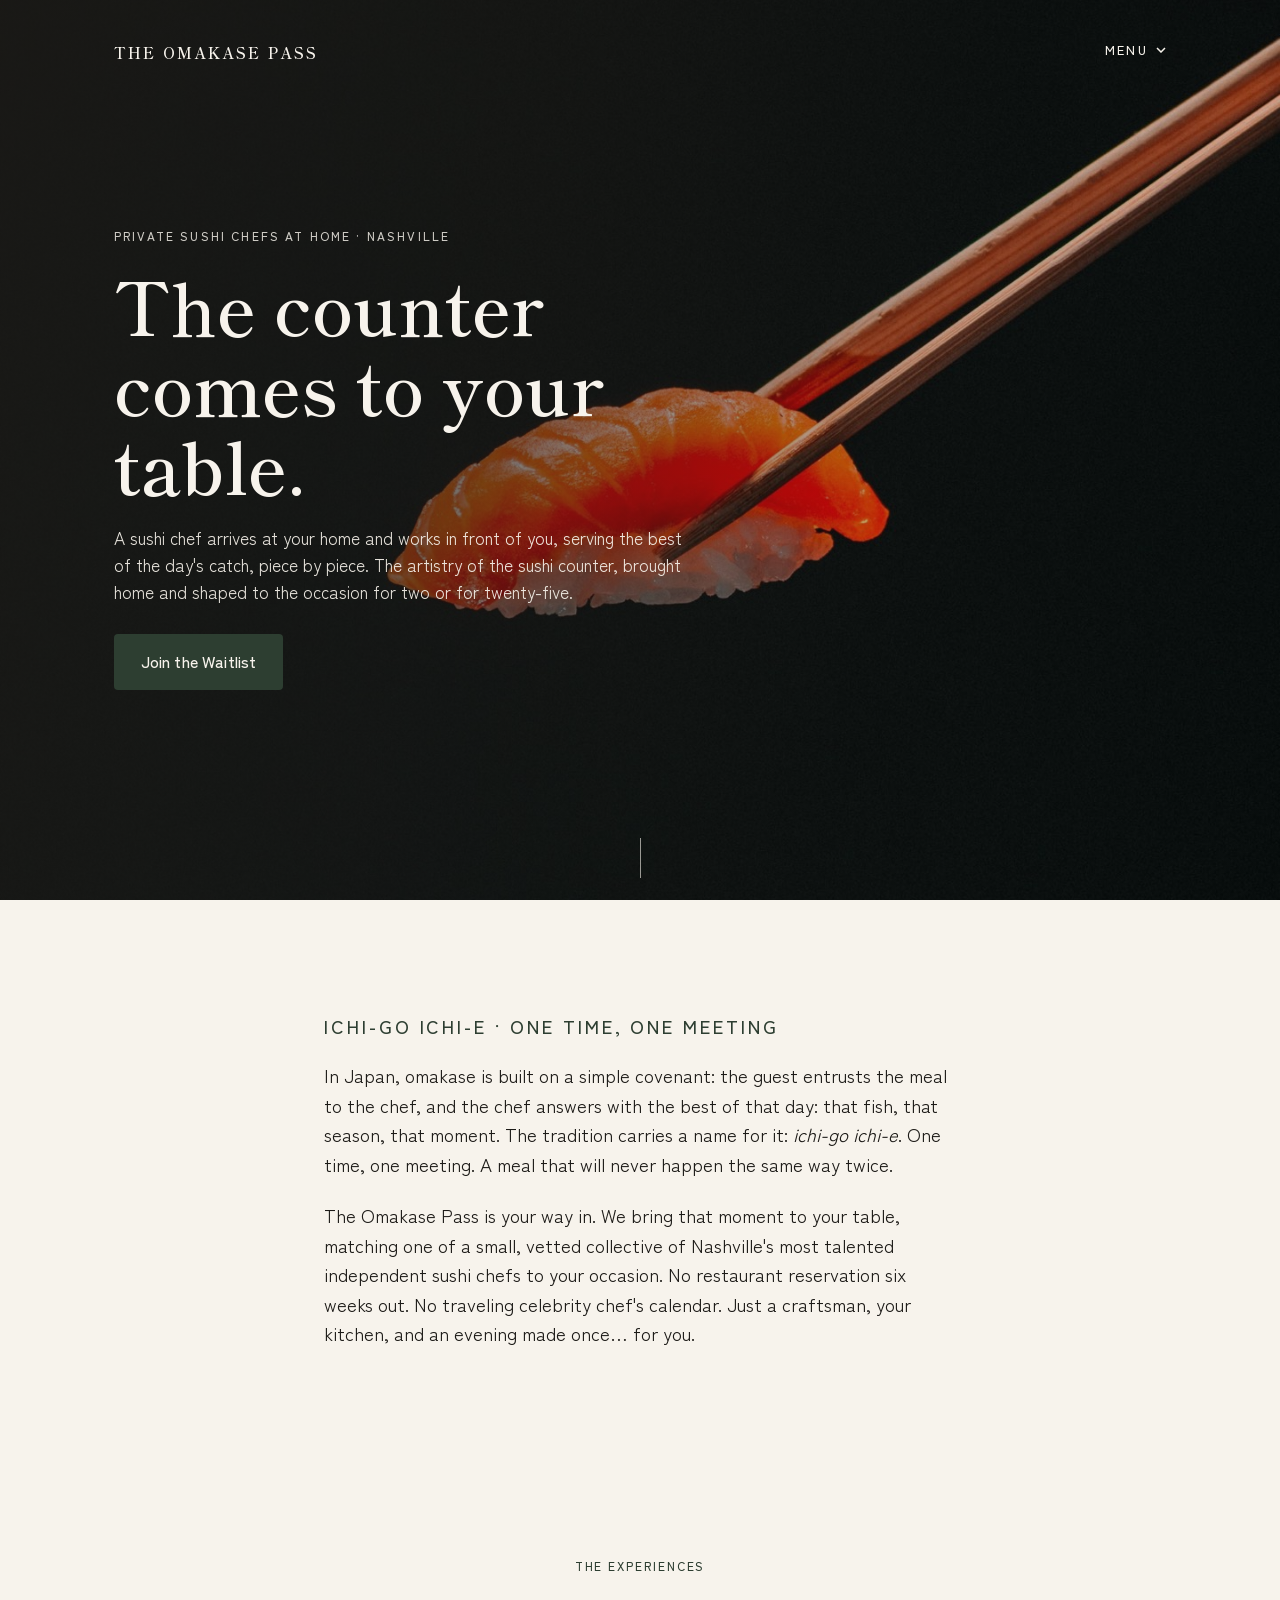
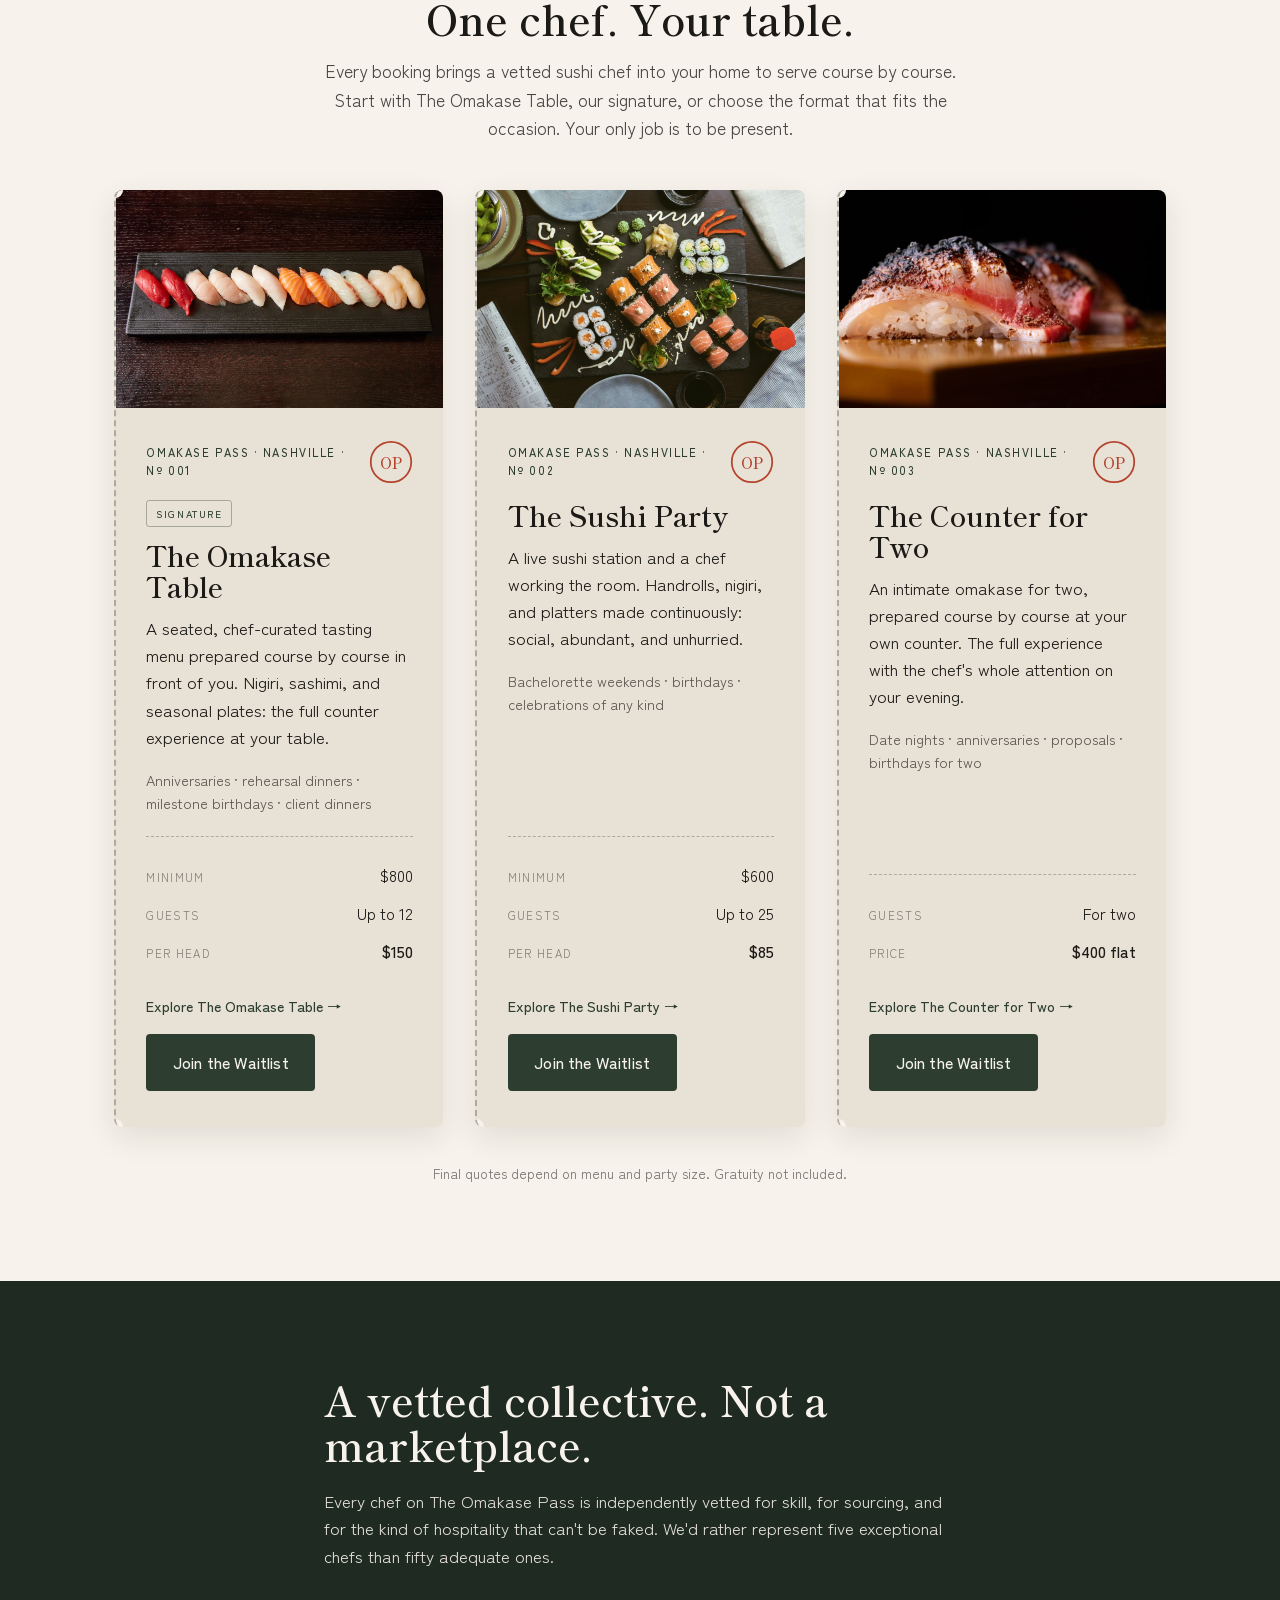
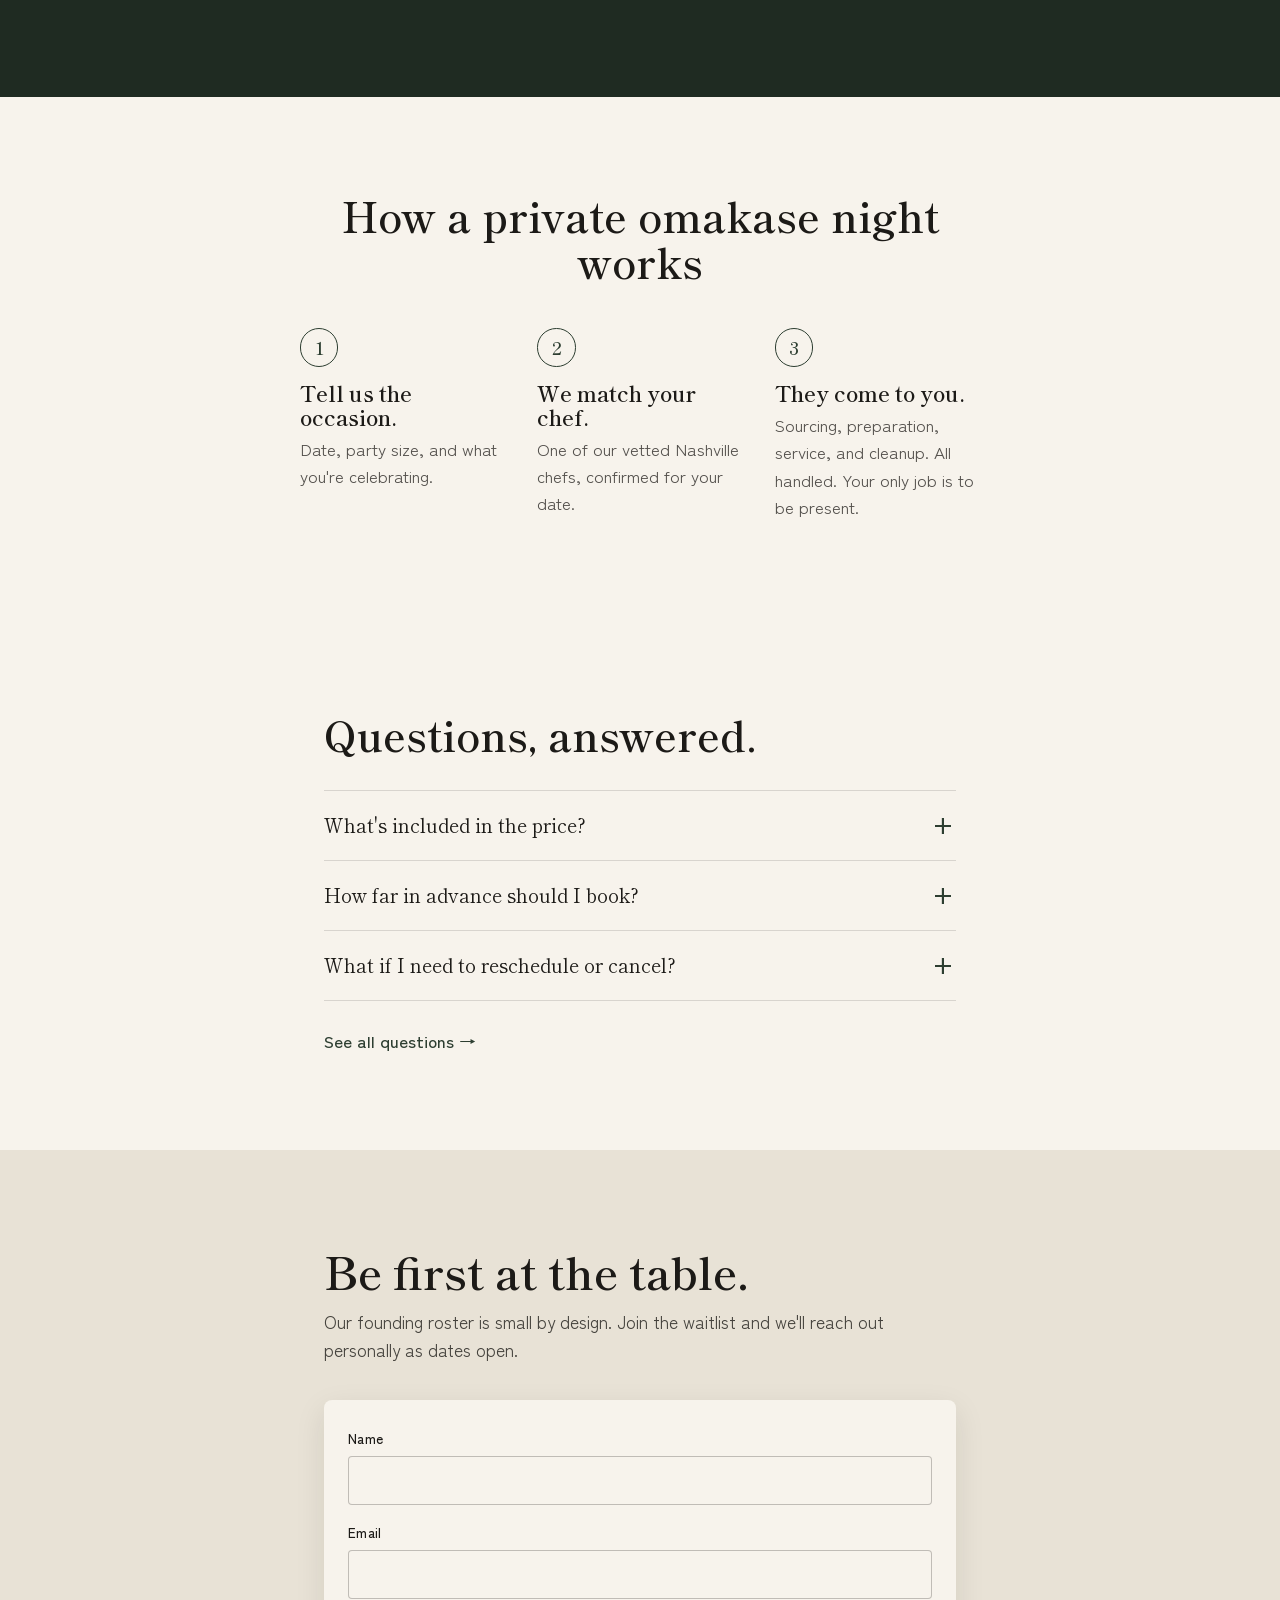
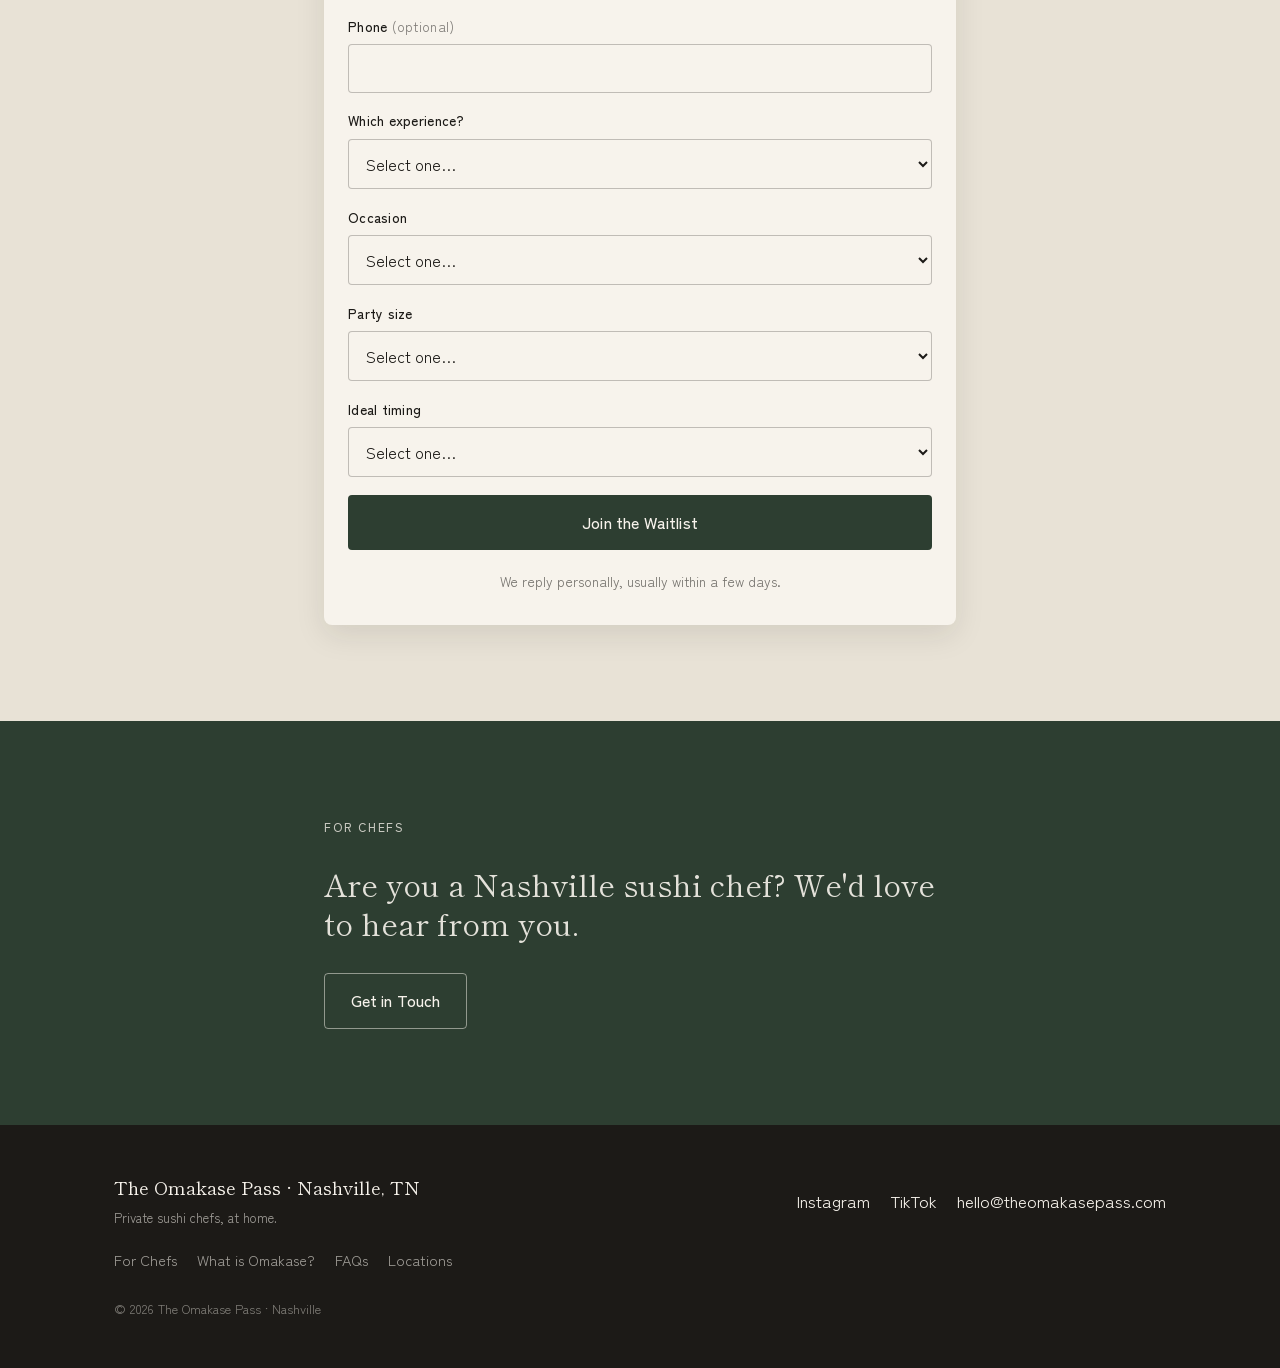
<file: index.html>
<!DOCTYPE html>
<html lang="en">
<head>
  <meta charset="UTF-8" />
  <meta name="viewport" content="width=device-width, initial-scale=1.0" />
  <meta name="theme-color" content="#2D3E31" />

  <!-- ============================================================
       PAGE TITLE & DESCRIPTION (what shows in the browser tab and
       in Google search results)
       ============================================================ -->
  <title>Private Omakase &amp; Sushi Chef at Home in Nashville | The Omakase Pass</title>
  <meta name="description" content="A private sushi chef and omakase at home in Nashville, for anniversaries, bachelorette parties, and birthdays. The counter comes to your table." />
  <link rel="canonical" href="https://theomakasepass.com/" />

  <!-- ============================================================
       OPEN GRAPH (controls the preview card when the link is shared
       on Facebook, iMessage, LinkedIn, etc.)
       The 1200x630 share image lives at /images/og.jpg.
       ============================================================ -->
  <meta property="og:type" content="website" />
  <meta property="og:site_name" content="The Omakase Pass" />
  <meta property="og:title" content="The Omakase Pass: Private Omakase, Made Once, For You" />
  <meta property="og:description" content="A sushi chef at your table, serving the best of the day's catch. The artistry of the sushi counter, brought home, for two or for twenty-five." />
  <meta property="og:url" content="https://theomakasepass.com/" />
  <meta property="og:image" content="https://theomakasepass.com/images/og.jpg" />
  <meta property="og:image:width" content="1200" />
  <meta property="og:image:height" content="630" />

  <!-- ============================================================
       TWITTER / X CARD
       ============================================================ -->
  <meta name="twitter:card" content="summary_large_image" />
  <meta name="twitter:title" content="The Omakase Pass: Private Omakase, Made Once, For You" />
  <meta name="twitter:description" content="A sushi chef at your table, serving the best of the day's catch. The artistry of the sushi counter, brought home, for two or for twenty-five." />
  <meta name="twitter:image" content="https://theomakasepass.com/images/og.jpg" />

  <!-- ============================================================
       FAVICON (the little icon in the browser tab)
       ============================================================ -->
  <link rel="icon" type="image/svg+xml" href="favicon.svg" />

  <!-- ============================================================
       FONTS (Google Fonts: Shippori Mincho for headlines, Zen Kaku
       Gothic New for everything else). Preconnect speeds up loading.
       ============================================================ -->
  <link rel="preconnect" href="https://fonts.googleapis.com" />
  <link rel="preconnect" href="https://fonts.gstatic.com" crossorigin />
  <link href="https://fonts.googleapis.com/css2?family=Shippori+Mincho:wght@400;600&family=Zen+Kaku+Gothic+New:wght@400;500&display=swap" rel="stylesheet" />

  <link rel="stylesheet" href="styles.css" />

  <!-- Preload the hero background (a CSS background image, so it would
       otherwise be discovered late) to protect Largest Contentful Paint. -->
  <link rel="preload" as="image" href="images/hero.jpg" fetchpriority="high" />

  <!-- ============================================================
       ANALYTICS — Google Analytics 4 (property "The Omakase Pass",
       Measurement ID G-955D8J9147)
       ============================================================ -->
  <script async src="https://www.googletagmanager.com/gtag/js?id=G-955D8J9147"></script>
  <script>
    window.dataLayer = window.dataLayer || [];
    function gtag(){dataLayer.push(arguments);}
    gtag('js', new Date());
    gtag('config', 'G-955D8J9147');
  </script>

  <!-- ============================================================
       SERVICE SCHEMA (this is a service-area business, not a storefront,
       so we use Service + areaServed rather than LocalBusiness with a
       physical address. No address/phone is invented (see review notes).)
       ============================================================ -->
  <script type="application/ld+json">
  {
    "@context": "https://schema.org",
    "@type": "Service",
    "name": "The Omakase Pass",
    "serviceType": "Private omakase and sushi chef experiences",
    "description": "Private, in-home omakase and sushi chef experiences in Nashville. A vetted collective of independent sushi chefs for anniversaries, birthdays, bachelorette parties, rehearsal dinners, and corporate events.",
    "url": "https://theomakasepass.com",
    "image": "https://theomakasepass.com/images/og.jpg",
    "provider": {
      "@type": "Organization",
      "name": "The Omakase Pass",
      "url": "https://theomakasepass.com",
      "email": "hello@theomakasepass.com",
      "sameAs": [
        "https://instagram.com/omakasepass",
        "https://tiktok.com/@omakasepass"
      ]
    },
    "areaServed": [
      { "@type": "City", "name": "Nashville", "containedInPlace": { "@type": "State", "name": "Tennessee" } },
      { "@type": "City", "name": "Franklin", "containedInPlace": { "@type": "State", "name": "Tennessee" } },
      { "@type": "City", "name": "Brentwood", "containedInPlace": { "@type": "State", "name": "Tennessee" } }
    ],
    "hasOfferCatalog": {
      "@type": "OfferCatalog",
      "name": "Private omakase experiences",
      "itemListElement": [
        {
          "@type": "Offer",
          "itemOffered": {
            "@type": "Service",
            "name": "The Counter for Two",
            "description": "An intimate private omakase for two, prepared course by course at home. A flat rate of $400 for two guests."
          },
          "price": "400",
          "priceCurrency": "USD"
        },
        {
          "@type": "Offer",
          "itemOffered": {
            "@type": "Service",
            "name": "The Omakase Table",
            "description": "A seated, chef-curated omakase tasting prepared course by course in your home. $150 per person, $800 event minimum, up to 12 guests."
          },
          "priceSpecification": {
            "@type": "UnitPriceSpecification",
            "price": "150",
            "priceCurrency": "USD",
            "unitText": "per person"
          }
        },
        {
          "@type": "Offer",
          "itemOffered": {
            "@type": "Service",
            "name": "The Sushi Party",
            "description": "A live in-home sushi station with a chef working the room. Handrolls, nigiri, and platters made continuously. $85 per person, $600 event minimum, up to 25 guests."
          },
          "priceSpecification": {
            "@type": "UnitPriceSpecification",
            "price": "85",
            "priceCurrency": "USD",
            "unitText": "per person"
          }
        }
      ]
    }
  }
  </script>
</head>

<body>
  <!-- Skip link for keyboard users: jumps straight to main content -->
  <a class="skip-link" href="#waitlist">Skip to waitlist</a>

  <!-- ============================================================
       1. HERO
       ============================================================ -->
  <header class="hero" id="top">
    <!-- Full-bleed background image (images/hero.jpg). If it is ever
         missing, a dark forest wash shows behind the overlay. -->
    <div class="hero__bg" role="img" aria-label="A piece of nigiri sushi lifted with chopsticks at a private omakase dinner"></div>
    <div class="hero__overlay"></div>

    <div class="hero__inner">
      <div class="hero__topbar reveal-hero">
        <div class="wordmark">The Omakase Pass</div>

        <nav class="menu" aria-label="Site menu">
          <button class="menu__btn" id="menu-btn" type="button"
                  aria-haspopup="true" aria-expanded="false" aria-controls="site-menu">
            Menu
            <svg class="menu__chevron" viewBox="0 0 10 6" width="10" height="6" aria-hidden="true">
              <path d="M1 1l4 4 4-4" fill="none" stroke="currentColor" stroke-width="1.5" />
            </svg>
          </button>
          <ul class="menu__panel" id="site-menu" hidden>
            <li><a href="/faqs">FAQs</a></li>
            <li><a href="/locations">Locations</a></li>
            <li><a href="/omakase">What is Omakase?</a></li>
          </ul>
        </nav>
      </div>

      <div class="hero__content">
        <p class="hero__eyebrow reveal-hero">Private sushi chefs at home · Nashville</p>
        <h1 class="hero__headline reveal-hero">The counter comes to your table.</h1>
        <p class="hero__subhead reveal-hero">
          A sushi chef arrives at your home and works in front of you, serving the best of the
          day's catch, piece by piece. The artistry of the sushi counter, brought home and
          shaped to the occasion for two or for twenty-five.
        </p>
        <a class="btn btn--primary reveal-hero" href="#waitlist" data-scroll>Join the Waitlist</a>
      </div>
    </div>

    <!-- Subtle scroll cue -->
    <a class="scroll-cue" href="#proposition" data-scroll aria-label="Scroll down">
      <span class="scroll-cue__line"></span>
    </a>
  </header>

  <main>
    <!-- ============================================================
         2. THE PROPOSITION
         ============================================================ -->
    <section class="section proposition" id="proposition">
      <div class="prose reveal">
        <p class="eyebrow">Ichi-go ichi-e · One time, one meeting</p>
        <p>
          In Japan, omakase is built on a simple covenant: the guest entrusts the meal
          to the chef, and the chef answers with the best of that day: that fish, that
          season, that moment. The tradition carries a name for it: <em>ichi-go ichi-e</em>.
          One time, one meeting. A meal that will never happen the same way twice.
        </p>
        <p>
          The Omakase Pass is your way in. We bring that moment to your table, matching one of
          a small, vetted collective of Nashville's most talented independent sushi chefs to
          your occasion. No restaurant reservation six weeks out. No traveling celebrity
          chef's calendar. Just a craftsman, your kitchen, and an evening made once… for you.
        </p>
      </div>
    </section>

    <!-- ============================================================
         3. THE EXPERIENCES — the three "Pass" cards
         ============================================================ -->
    <section class="section experiences" id="experiences">
      <div class="container">
        <div class="experiences__intro reveal">
          <p class="eyebrow">The experiences</p>
          <h2 class="experiences__headline">One chef. Your table.</h2>
          <p class="experiences__sub">
            Every booking brings a vetted sushi chef into your home to serve course by course.
            Start with The Omakase Table, our signature, or choose the format that fits the
            occasion. Your only job is to be present.
          </p>
        </div>
        <div class="cards">

          <!-- Card 1 — Nº 001 · The Omakase Table -->
          <article class="pass-card reveal">
            <div class="pass-card__media">
              <div class="pass-card__img pass-card__img--tasting" role="img" aria-label="A multi-course omakase tasting plated course by course by a private chef at an in-home dinner"></div>
            </div>
            <div class="pass-card__body">
              <div class="pass-card__eyebrow">
                <span>Omakase Pass · Nashville · Nº 001</span>
                <!-- Hanko stamp: settles into place on scroll -->
                <span class="hanko" aria-hidden="true">
                  <svg viewBox="0 0 100 100" width="100%" height="100%">
                    <circle cx="50" cy="50" r="46" fill="none" stroke="currentColor" stroke-width="4" />
                    <text x="50" y="50" text-anchor="middle" dominant-baseline="central" class="hanko__text">OP</text>
                  </svg>
                </span>
              </div>
              <span class="pass-card__flag">Signature</span>
              <h2 class="pass-card__title">The Omakase Table</h2>
              <p class="pass-card__desc">
                A seated, chef-curated tasting menu prepared course by course in front of
                you. Nigiri, sashimi, and seasonal plates: the full counter experience
                at your table.
              </p>
              <p class="pass-card__note">Anniversaries · rehearsal dinners · milestone birthdays · client dinners</p>
              <dl class="pass-card__specs">
                <div class="spec"><dt>Minimum</dt><dd>$800</dd></div>
                <div class="spec"><dt>Guests</dt><dd>Up to 12</dd></div>
                <div class="spec spec--price"><dt>Per head</dt><dd>$150</dd></div>
              </dl>
              <a class="pass-card__link" href="/omakase-table">Explore The Omakase Table →</a>
              <a class="btn btn--primary" href="#waitlist" data-scroll>Join the Waitlist</a>
            </div>
          </article>

          <!-- Card 2 — Nº 002 · The Sushi Party -->
          <article class="pass-card reveal">
            <div class="pass-card__media">
              <div class="pass-card__img pass-card__img--party" role="img" aria-label="A private sushi chef preparing handrolls at a live in-home sushi party in Nashville"></div>
            </div>
            <div class="pass-card__body">
              <div class="pass-card__eyebrow">
                <span>Omakase Pass · Nashville · Nº 002</span>
                <span class="hanko" aria-hidden="true">
                  <svg viewBox="0 0 100 100" width="100%" height="100%">
                    <circle cx="50" cy="50" r="46" fill="none" stroke="currentColor" stroke-width="4" />
                    <text x="50" y="50" text-anchor="middle" dominant-baseline="central" class="hanko__text">OP</text>
                  </svg>
                </span>
              </div>
              <h2 class="pass-card__title">The Sushi Party</h2>
              <p class="pass-card__desc">
                A live sushi station and a chef working the room. Handrolls, nigiri, and
                platters made continuously: social, abundant, and unhurried.
              </p>
              <p class="pass-card__note">Bachelorette weekends · birthdays · celebrations of any kind</p>
              <dl class="pass-card__specs">
                <div class="spec"><dt>Minimum</dt><dd>$600</dd></div>
                <div class="spec"><dt>Guests</dt><dd>Up to 25</dd></div>
                <div class="spec spec--price"><dt>Per head</dt><dd>$85</dd></div>
              </dl>
              <a class="pass-card__link" href="/sushi-party">Explore The Sushi Party →</a>
              <a class="btn btn--primary" href="#waitlist" data-scroll>Join the Waitlist</a>
            </div>
          </article>

          <!-- Card 3 — Nº 003 · The Counter for Two -->
          <article class="pass-card reveal">
            <div class="pass-card__media">
              <div class="pass-card__img pass-card__img--date" role="img" aria-label="An intimate omakase dinner for two prepared by a private sushi chef at home"></div>
            </div>
            <div class="pass-card__body">
              <div class="pass-card__eyebrow">
                <span>Omakase Pass · Nashville · Nº 003</span>
                <span class="hanko" aria-hidden="true">
                  <svg viewBox="0 0 100 100" width="100%" height="100%">
                    <circle cx="50" cy="50" r="46" fill="none" stroke="currentColor" stroke-width="4" />
                    <text x="50" y="50" text-anchor="middle" dominant-baseline="central" class="hanko__text">OP</text>
                  </svg>
                </span>
              </div>
              <h2 class="pass-card__title">The Counter for Two</h2>
              <p class="pass-card__desc">
                An intimate omakase for two, prepared course by course at your own counter.
                The full experience with the chef's whole attention on your evening.
              </p>
              <p class="pass-card__note">Date nights · anniversaries · proposals · birthdays for two</p>
              <dl class="pass-card__specs">
                <div class="spec"><dt>Guests</dt><dd>For two</dd></div>
                <div class="spec spec--price"><dt>Price</dt><dd>$400 flat</dd></div>
              </dl>
              <a class="pass-card__link" href="/counter-for-two">Explore The Counter for Two →</a>
              <a class="btn btn--primary" href="#waitlist" data-scroll>Join the Waitlist</a>
            </div>
          </article>

        </div>

        <p class="pricing-note">
          Final quotes depend on menu and party size. Gratuity not included.
        </p>
      </div>
    </section>

    <!-- ============================================================
         4. TRUST BLOCK
         ============================================================ -->
    <section class="section trust" id="trust">
      <div class="prose reveal">
        <h2 class="trust__headline">A vetted collective. Not a marketplace.</h2>
        <p>
          Every chef on The Omakase Pass is independently vetted for skill, for sourcing,
          and for the kind of hospitality that can't be faked. We'd rather represent five
          exceptional chefs than fifty adequate ones.
        </p>

        <!-- Real founding-chef cards will slot into this row later
             without any redesign needed. -->
        <div class="chef-row">
          <!-- founding chef cards go here -->
        </div>
      </div>
    </section>

    <!-- ============================================================
         5. HOW IT WORKS — 3 steps, revealed in sequence
         ============================================================ -->
    <section class="section how" id="how">
      <div class="container">
        <h2 class="how__headline reveal">How a private omakase night works</h2>
        <ol class="steps">
          <li class="step reveal-step">
            <span class="step__num">1</span>
            <h3 class="step__title">Tell us the occasion.</h3>
            <p class="step__text">Date, party size, and what you're celebrating.</p>
          </li>
          <li class="step reveal-step">
            <span class="step__num">2</span>
            <h3 class="step__title">We match your chef.</h3>
            <p class="step__text">One of our vetted Nashville chefs, confirmed for your date.</p>
          </li>
          <li class="step reveal-step">
            <span class="step__num">3</span>
            <h3 class="step__title">They come to you.</h3>
            <p class="step__text">Sourcing, preparation, service, and cleanup. All handled. Your only job is to be present.</p>
          </li>
        </ol>
      </div>
    </section>

    <!-- ============================================================
         FAQ  (Part 1, item 5 — draft answers; policy items flagged in
         the review summary as unconfirmed)
         ============================================================ -->
    <section class="section faq" id="faq">
      <div class="prose">
        <h2 class="faq__headline reveal">Questions, answered.</h2>
        <div class="faq__list reveal">
          <details class="faq__item">
            <summary>What's included in the price?</summary>
            <div class="faq__answer">
              <p>Everything but the table. Your chef brings the fish, the ingredients, and
              their own tools, and handles preparation, service, and cleanup. You provide
              the kitchen and the guests. Final quotes depend on your menu and party size.</p>
            </div>
          </details>
          <details class="faq__item">
            <summary>How far in advance should I book?</summary>
            <div class="faq__answer">
              <p>As much notice as you can give us helps. Each event is matched to an
              individual chef's calendar, and weekends fill quickly, so earlier means more
              options. Once we have your date, we'll confirm a chef who fits.</p>
            </div>
          </details>
          <details class="faq__item">
            <summary>What if I need to reschedule or cancel?</summary>
            <div class="faq__answer">
              <p>Plans change, and we'll always try to work with you. The exact deposit and
              cancellation terms are confirmed in writing when you book.</p>
            </div>
          </details>
        </div>
        <p class="faq__more reveal">
          <a href="/faqs">See all questions →</a>
        </p>
      </div>
    </section>

    <!-- ============================================================
         6. WAITLIST FORM — the conversion point
         ============================================================ -->
    <section class="section waitlist" id="waitlist">
      <div class="prose">
        <h2 class="waitlist__headline reveal">Be first at the table.</h2>
        <p class="waitlist__sub reveal">
          Our founding roster is small by design. Join the waitlist and we'll reach out personally as dates open.
        </p>

        <!-- ============================================================
             TALLY FORM EMBED
             ------------------------------------------------------------
             STEP 1 — Create the form:
               Go to tally.so, create a new form, and add EXACTLY these
               fields:
                 • Name          (short text, required)
                 • Email         (email, required)
                 • Phone         (short text / phone, optional)
                 • Which experience? (dropdown: The Counter for Two /
                                  The Omakase Table / The Sushi Party /
                                  Not sure yet)
                 • Occasion      (dropdown: Anniversary / Birthday /
                                  Bachelorette / Rehearsal dinner /
                                  Corporate / Other)
                 • Party size    (dropdown: 4–6 / 7–12 / 13–25 / 25+)
                 • Ideal timing  (dropdown: Next 30 days / 1–3 months /
                                  Just curious)

             STEP 2 — Publish it, then copy the form ID from its URL.
               A Tally URL looks like  https://tally.so/r/wABCDE
               The part after /r/  (here: wABCDE) is your TALLY_FORM_ID.

             STEP 3 — Delete the placeholder form below, then remove the
               comment markers around the iframe and replace TALLY_FORM_ID.
             ============================================================ -->

        <!--
        <iframe
          data-tally-src="https://tally.so/embed/TALLY_FORM_ID?transparentBackground=1&hideTitle=1"
          loading="lazy"
          width="100%"
          height="600"
          frameborder="0"
          marginheight="0"
          marginwidth="0"
          title="Join the waitlist">
        </iframe>
        <script async src="https://tally.so/widgets/embed.js"></script>
        -->

        <!-- WAITLIST FORM — submits to Formspree via AJAX (see script at the
             bottom of this file). Keeps this custom design; no page reload.
             Connected to Formspree form "Omakase Waitlist" (id mqerkaqg). -->
        <form class="waitlist-form reveal" id="waitlist-form" aria-label="Join the waitlist"
              action="https://formspree.io/f/mqerkaqg" method="POST">
          <!-- Sets the subject line of the email Formspree sends you. -->
          <input type="hidden" name="_subject" value="New Omakase Pass waitlist signup" />
          <!-- Honeypot anti-spam field: hidden from people, tempting to bots. Leave empty. -->
          <input type="text" name="_gotcha" tabindex="-1" autocomplete="off" aria-hidden="true" style="position:absolute;left:-9999px" />
          <div class="field">
            <label for="wf-name">Name</label>
            <input id="wf-name" name="name" type="text" autocomplete="name" required />
          </div>
          <div class="field">
            <label for="wf-email">Email</label>
            <input id="wf-email" name="email" type="email" autocomplete="email" required />
          </div>
          <div class="field">
            <label for="wf-phone">Phone <span class="field__opt">(optional)</span></label>
            <input id="wf-phone" name="phone" type="tel" autocomplete="tel" />
          </div>
          <div class="field">
            <label for="wf-package">Which experience?</label>
            <select id="wf-package" name="package" required>
              <option value="">Select one…</option>
              <option>The Counter for Two (date night)</option>
              <option>The Omakase Table</option>
              <option>The Sushi Party</option>
              <option>Not sure yet</option>
            </select>
          </div>
          <div class="field">
            <label for="wf-occasion">Occasion</label>
            <select id="wf-occasion" name="occasion">
              <option value="">Select one…</option>
              <option>Anniversary</option>
              <option>Birthday</option>
              <option>Bachelorette</option>
              <option>Rehearsal dinner</option>
              <option>Corporate</option>
              <option>Other</option>
            </select>
          </div>
          <div class="field">
            <label for="wf-party">Party size</label>
            <select id="wf-party" name="party_size">
              <option value="">Select one…</option>
              <option>4–6</option>
              <option>7–12</option>
              <option>13–25</option>
              <option>25+</option>
            </select>
          </div>
          <div class="field">
            <label for="wf-timing">Ideal timing</label>
            <select id="wf-timing" name="timing">
              <option value="">Select one…</option>
              <option>Next 30 days</option>
              <option>1–3 months</option>
              <option>Just curious</option>
            </select>
          </div>
          <button class="btn btn--primary btn--full" type="submit">Join the Waitlist</button>
          <p class="form-note">We reply personally, usually within a few days.</p>
        </form>
      </div>
    </section>

    <!-- ============================================================
         8. FOR CHEFS  (anchor section above the footer)
         ============================================================ -->
    <section class="section for-chefs" id="chefs">
      <div class="prose reveal">
        <p class="eyebrow eyebrow--light">For Chefs</p>
        <p class="for-chefs__line">Are you a Nashville sushi chef? We'd love to hear from you.</p>
        <a class="btn btn--ghost-light" href="mailto:hello@theomakasepass.com?subject=Founding%20Chef%3A%20%5BYour%20Name%5D">Get in Touch</a>
      </div>
    </section>
  </main>

  <!-- ============================================================
       7. FOOTER
       ============================================================ -->
  <footer class="footer">
    <div class="container footer__inner">
      <p class="footer__brand">The Omakase Pass · Nashville, TN<span class="footer__descriptor">Private sushi chefs, at home.</span></p>

      <nav class="footer__links" aria-label="Footer">
        <a href="https://instagram.com/omakasepass" target="_blank" rel="noopener">Instagram</a>
        <a href="https://tiktok.com/@omakasepass" target="_blank" rel="noopener">TikTok</a>
        <a href="mailto:hello@theomakasepass.com">hello@theomakasepass.com</a>
      </nav>

      <nav class="footer__quiet" aria-label="More">
        <a href="#chefs" data-scroll>For Chefs</a>
        <a href="/omakase">What is Omakase?</a>
        <a href="/faqs">FAQs</a>
        <a href="/locations">Locations</a>
      </nav>

      <p class="footer__copy">© 2026 The Omakase Pass · Nashville</p>
    </div>
  </footer>

  <!-- Sticky mobile call-to-action: appears once the hero scrolls away and
       hides again as the waitlist form comes into view. Mobile only (CSS). -->
  <a class="sticky-cta btn btn--primary" href="#waitlist" data-scroll>Join the Waitlist</a>

  <script src="script.js"></script>

  <!-- Waitlist form: submit to Formspree via AJAX (Formspree free tier locks
       its own redirect field, so we redirect client-side). On success the
       visitor is sent to the unlisted /thanks page. With JavaScript disabled
       the form posts to Formspree directly, which shows its own confirmation. -->
  <script>
    (function () {
      var form = document.getElementById('waitlist-form');
      if (!form) return;
      form.addEventListener('submit', function (e) {
        e.preventDefault();
        var btn = form.querySelector('button[type="submit"]');
        var original = btn ? btn.textContent : '';
        if (btn) { btn.disabled = true; btn.textContent = 'Sending…'; }
        fetch(form.action, {
          method: 'POST',
          body: new FormData(form),
          headers: { 'Accept': 'application/json' }
        }).then(function (res) {
          if (!res.ok) throw new Error('bad response');
          window.location.assign('/thanks');
        }).catch(function () {
          if (btn) { btn.disabled = false; btn.textContent = original; }
          var err = form.querySelector('.form-error');
          if (!err) {
            err = document.createElement('p');
            err.className = 'form-error';
            form.appendChild(err);
          }
          err.textContent =
            'Something went wrong. Please email hello@theomakasepass.com and we\'ll add you.';
        });
      });
    })();
  </script>
</body>
</html>
</file>
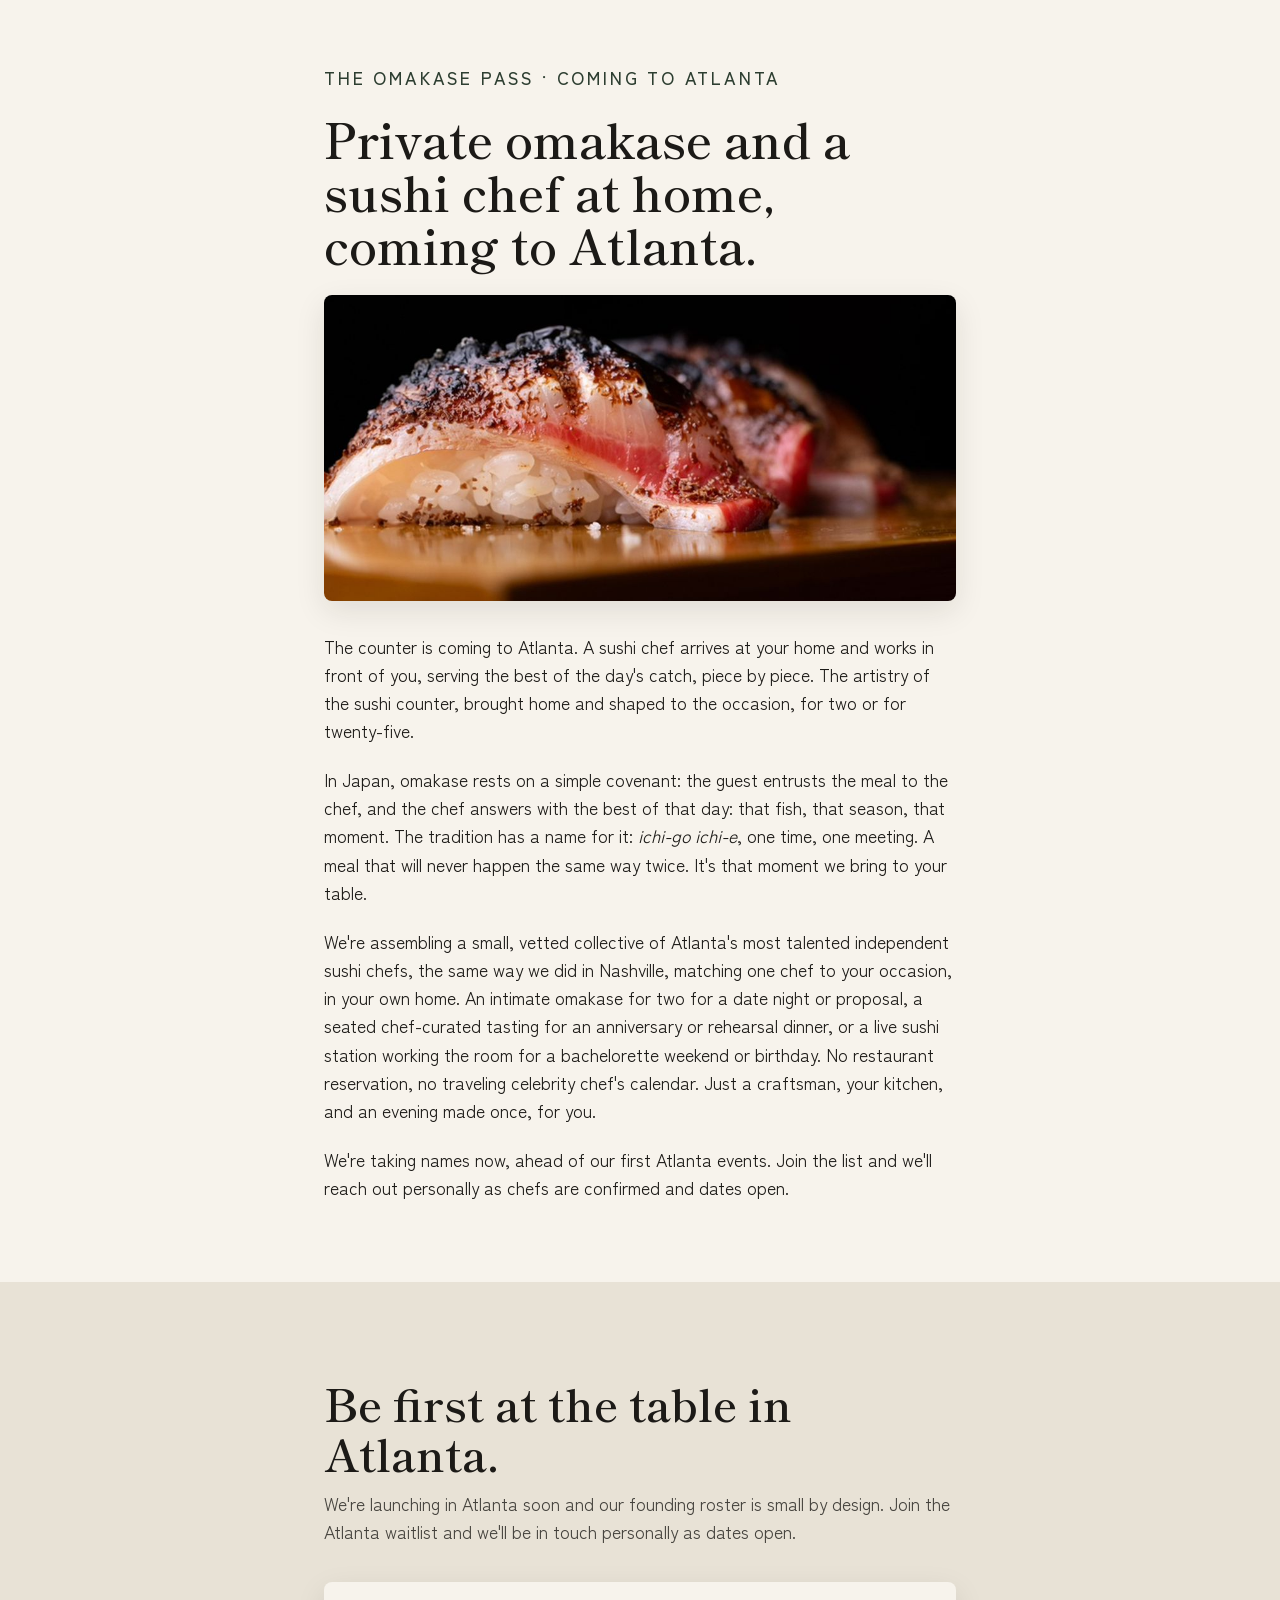
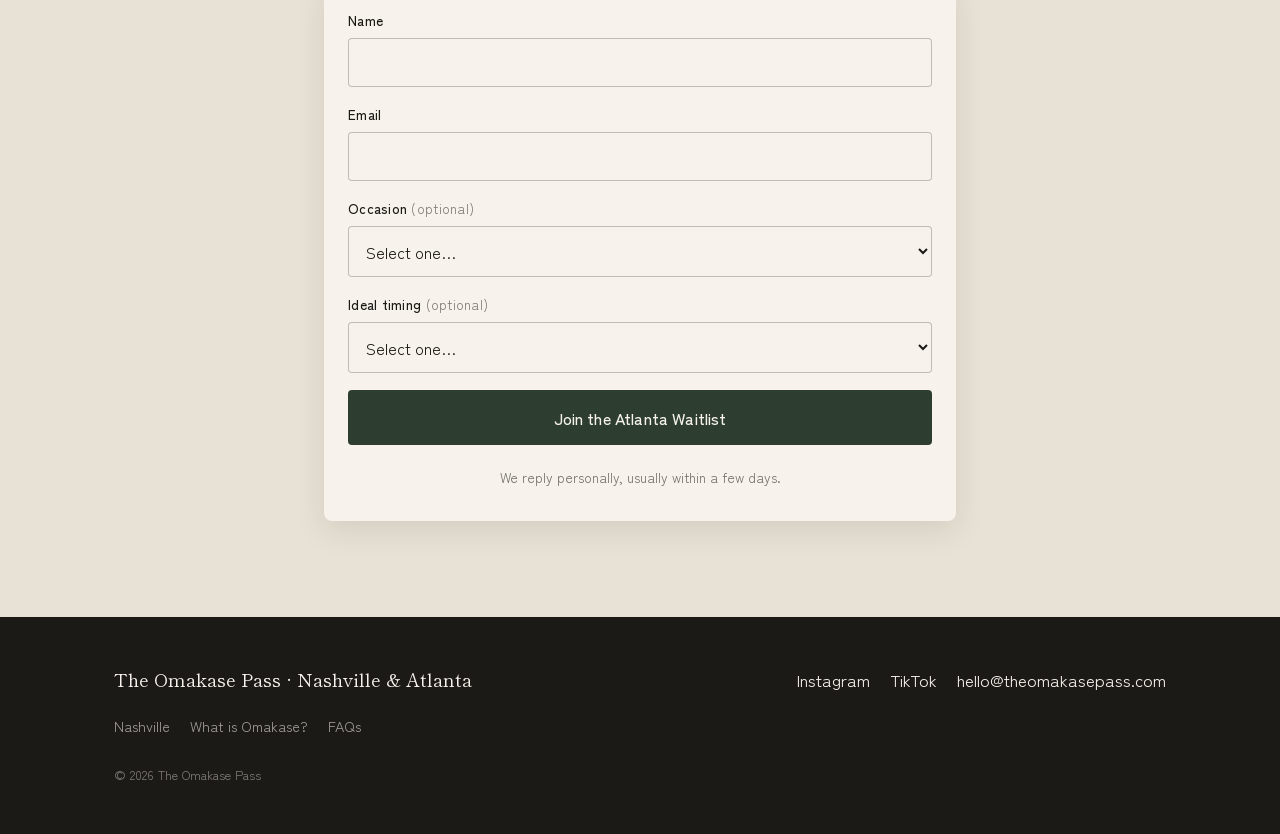
<file: atlanta.html>
<!DOCTYPE html>
<html lang="en">
<head>
  <meta charset="UTF-8" />
  <meta name="viewport" content="width=device-width, initial-scale=1.0" />
  <meta name="theme-color" content="#2D3E31" />

  <title>Private Omakase &amp; Sushi Chef at Home in Atlanta (Coming Soon) | The Omakase Pass</title>
  <meta name="description" content="The Omakase Pass is bringing a private sushi chef and omakase at home to Atlanta, for anniversaries, bachelorette parties, and birthdays. Join the Atlanta waitlist." />
  <link rel="canonical" href="https://theomakasepass.com/atlanta" />

  <meta property="og:type" content="website" />
  <meta property="og:site_name" content="The Omakase Pass" />
  <meta property="og:title" content="Private Omakase & Sushi Chef at Home: Coming to Atlanta" />
  <meta property="og:description" content="A sushi chef at your counter, course by course, in your own home. The Omakase Pass is coming to Atlanta. Join the waitlist." />
  <meta property="og:url" content="https://theomakasepass.com/atlanta" />
  <meta property="og:image" content="https://theomakasepass.com/images/og.jpg" />

  <meta name="twitter:card" content="summary_large_image" />
  <meta name="twitter:title" content="Private Omakase & Sushi Chef at Home: Coming to Atlanta" />
  <meta name="twitter:description" content="A sushi chef at your counter, course by course, in your own home. The Omakase Pass is coming to Atlanta." />
  <meta name="twitter:image" content="https://theomakasepass.com/images/og.jpg" />

  <link rel="icon" type="image/svg+xml" href="favicon.svg" />
  <link rel="preconnect" href="https://fonts.googleapis.com" />
  <link rel="preconnect" href="https://fonts.gstatic.com" crossorigin />
  <link href="https://fonts.googleapis.com/css2?family=Shippori+Mincho:wght@400;600&family=Zen+Kaku+Gothic+New:wght@400;500&display=swap" rel="stylesheet" />
  <link rel="stylesheet" href="styles.css" />

  <!-- Google Analytics 4 (property "The Omakase Pass") -->
  <script async src="https://www.googletagmanager.com/gtag/js?id=G-955D8J9147"></script>
  <script>
    window.dataLayer = window.dataLayer || [];
    function gtag(){dataLayer.push(arguments);}
    gtag('js', new Date());
    gtag('config', 'G-955D8J9147');
  </script>

  <!-- Service schema for the planned Atlanta service area. No prices yet:
       Atlanta pricing is confirmed at launch. Wording is kept honest
       ("coming soon") so nothing overclaims an active service. -->
  <script type="application/ld+json">
  {
    "@context": "https://schema.org",
    "@type": "Service",
    "name": "The Omakase Pass: Private Omakase in Atlanta (Coming Soon)",
    "serviceType": "Private omakase and sushi chef experiences",
    "description": "Private, in-home omakase and sushi chef experiences coming soon to Atlanta, Georgia. A vetted collective of independent sushi chefs for anniversaries, birthdays, bachelorette parties, and rehearsal dinners. Join the Atlanta waitlist.",
    "url": "https://theomakasepass.com/atlanta",
    "image": "https://theomakasepass.com/images/og.jpg",
    "provider": {
      "@type": "Organization",
      "name": "The Omakase Pass",
      "url": "https://theomakasepass.com",
      "email": "hello@theomakasepass.com"
    },
    "areaServed": { "@type": "City", "name": "Atlanta", "containedInPlace": { "@type": "State", "name": "Georgia" } }
  }
  </script>
</head>

<body>
  <a class="skip-link" href="#waitlist">Skip to waitlist</a>

  <main class="page exp" id="content">
    <p class="eyebrow">The Omakase Pass · Coming to Atlanta</p>
    <h1>Private omakase and a sushi chef at home, coming to Atlanta.</h1>

    <img class="exp__img" src="images/date.jpg" width="1000" height="1000"
         alt="An intimate private omakase dinner for two, plated course by course at home" />

    <p class="exp__lede">
      The counter is coming to Atlanta. A sushi chef arrives at your home and works in front
      of you, serving the best of the day's catch, piece by piece. The artistry of the sushi
      counter, brought home and shaped to the occasion, for two or for twenty-five.
    </p>

    <p>
      In Japan, omakase rests on a simple covenant: the guest entrusts the meal to the chef,
      and the chef answers with the best of that day: that fish, that season, that moment.
      The tradition has a name for it: <em>ichi-go ichi-e</em>, one time, one meeting. A meal
      that will never happen the same way twice. It's that moment we bring to your table.
    </p>
    <p>
      We're assembling a small, vetted collective of Atlanta's most talented independent
      sushi chefs, the same way we did in Nashville, matching one chef to your occasion, in
      your own home. An intimate omakase for two for a date night or proposal, a seated
      chef-curated tasting for an anniversary or rehearsal dinner, or a live sushi station
      working the room for a bachelorette weekend or birthday. No restaurant reservation, no
      traveling celebrity chef's calendar. Just a craftsman, your kitchen, and an evening
      made once, for you.
    </p>
    <p>
      We're taking names now, ahead of our first Atlanta events. Join the list and we'll
      reach out personally as chefs are confirmed and dates open.
    </p>
  </main>

  <!-- ============================================================
       ATLANTA WAITLIST — submits to the same Formspree endpoint as the
       Nashville waitlist, tagged with a hidden city field so Atlanta
       interest is easy to filter. AJAX submit keeps the visitor here.
       ============================================================ -->
  <section class="section waitlist" id="waitlist">
    <div class="prose">
      <h2 class="waitlist__headline">Be first at the table in Atlanta.</h2>
      <p class="waitlist__sub">
        We're launching in Atlanta soon and our founding roster is small by design. Join the
        Atlanta waitlist and we'll be in touch personally as dates open.
      </p>

      <form class="waitlist-form" id="atlanta-form" aria-label="Join the Atlanta waitlist"
            action="https://formspree.io/f/mqerkaqg" method="POST">
        <input type="hidden" name="_subject" value="New Atlanta waitlist signup" />
        <input type="hidden" name="city" value="Atlanta" />
        <!-- Honeypot anti-spam field: hidden from people, tempting to bots. Leave empty. -->
        <input type="text" name="_gotcha" tabindex="-1" autocomplete="off" aria-hidden="true" style="position:absolute;left:-9999px" />
        <div class="field">
          <label for="af-name">Name</label>
          <input id="af-name" name="name" type="text" autocomplete="name" required />
        </div>
        <div class="field">
          <label for="af-email">Email</label>
          <input id="af-email" name="email" type="email" autocomplete="email" required />
        </div>
        <div class="field">
          <label for="af-occasion">Occasion <span class="field__opt">(optional)</span></label>
          <select id="af-occasion" name="occasion">
            <option value="">Select one…</option>
            <option>Anniversary</option>
            <option>Birthday</option>
            <option>Bachelorette</option>
            <option>Rehearsal dinner</option>
            <option>Corporate</option>
            <option>Other</option>
          </select>
        </div>
        <div class="field">
          <label for="af-timing">Ideal timing <span class="field__opt">(optional)</span></label>
          <select id="af-timing" name="timing">
            <option value="">Select one…</option>
            <option>Next 30 days</option>
            <option>1–3 months</option>
            <option>Just curious</option>
          </select>
        </div>
        <button class="btn btn--primary btn--full" type="submit">Join the Atlanta Waitlist</button>
        <p class="form-note">We reply personally, usually within a few days.</p>
      </form>
    </div>
  </section>

  <footer class="footer">
    <div class="container footer__inner">
      <p class="footer__brand">The Omakase Pass · Nashville &amp; Atlanta</p>
      <nav class="footer__links" aria-label="Footer">
        <a href="https://instagram.com/omakasepass" target="_blank" rel="noopener">Instagram</a>
        <a href="https://tiktok.com/@omakasepass" target="_blank" rel="noopener">TikTok</a>
        <a href="mailto:hello@theomakasepass.com">hello@theomakasepass.com</a>
      </nav>
      <nav class="footer__quiet" aria-label="More">
        <a href="/">Nashville</a>
        <a href="/omakase">What is Omakase?</a>
        <a href="/faqs">FAQs</a>
      </nav>
      <p class="footer__copy">© 2026 The Omakase Pass</p>
    </div>
  </footer>

  <!-- Atlanta waitlist AJAX submit (mirrors the homepage waitlist script):
       on a successful Formspree POST, redirect to the unlisted /thanks page.
       With JavaScript disabled the form posts to Formspree directly. -->
  <script>
    (function () {
      var form = document.getElementById('atlanta-form');
      if (!form) return;
      form.addEventListener('submit', function (e) {
        e.preventDefault();
        var btn = form.querySelector('button[type="submit"]');
        var original = btn ? btn.textContent : '';
        if (btn) { btn.disabled = true; btn.textContent = 'Sending…'; }
        fetch(form.action, {
          method: 'POST',
          body: new FormData(form),
          headers: { 'Accept': 'application/json' }
        }).then(function (res) {
          if (!res.ok) throw new Error('bad response');
          window.location.assign('/thanks');
        }).catch(function () {
          if (btn) { btn.disabled = false; btn.textContent = original; }
          var err = form.querySelector('.form-error');
          if (!err) {
            err = document.createElement('p');
            err.className = 'form-error';
            form.appendChild(err);
          }
          err.textContent =
            'Something went wrong. Please email hello@theomakasepass.com and we\'ll add you.';
        });
      });
    })();
  </script>
</body>
</html>
</file>
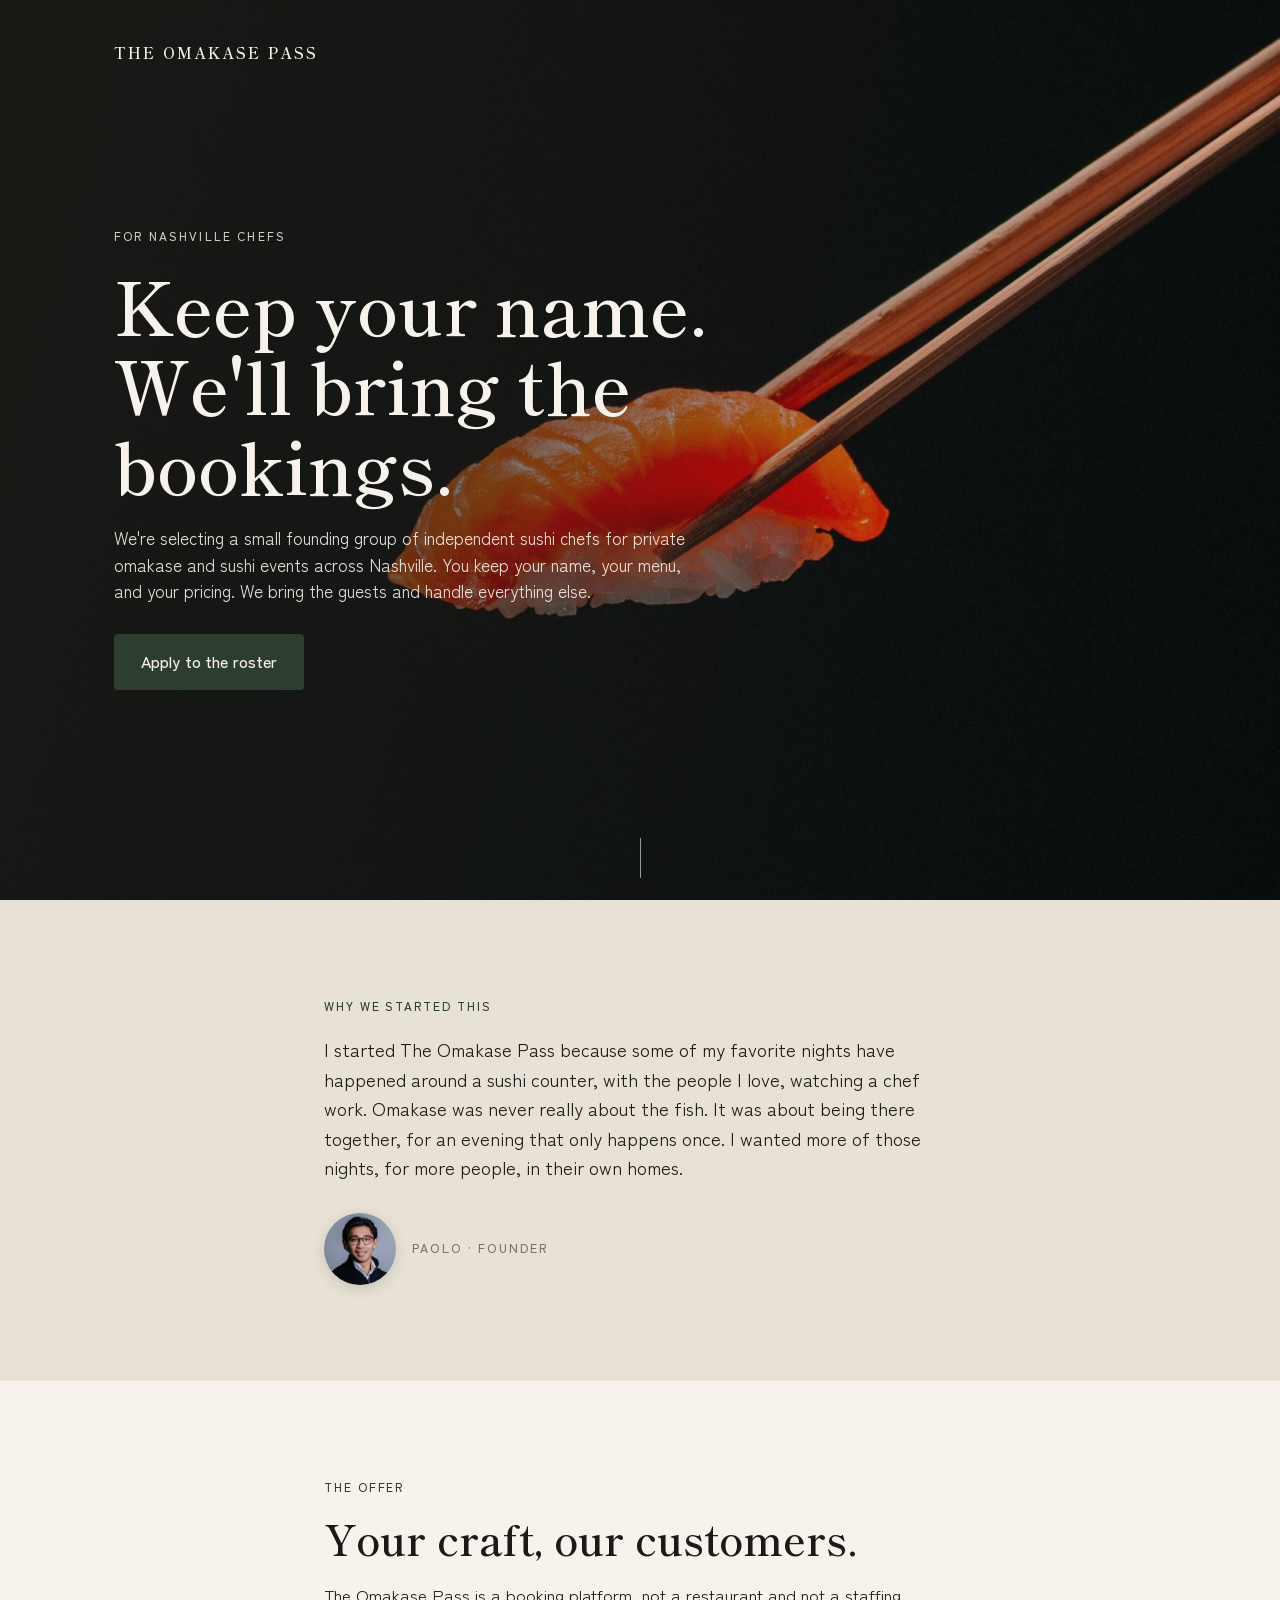
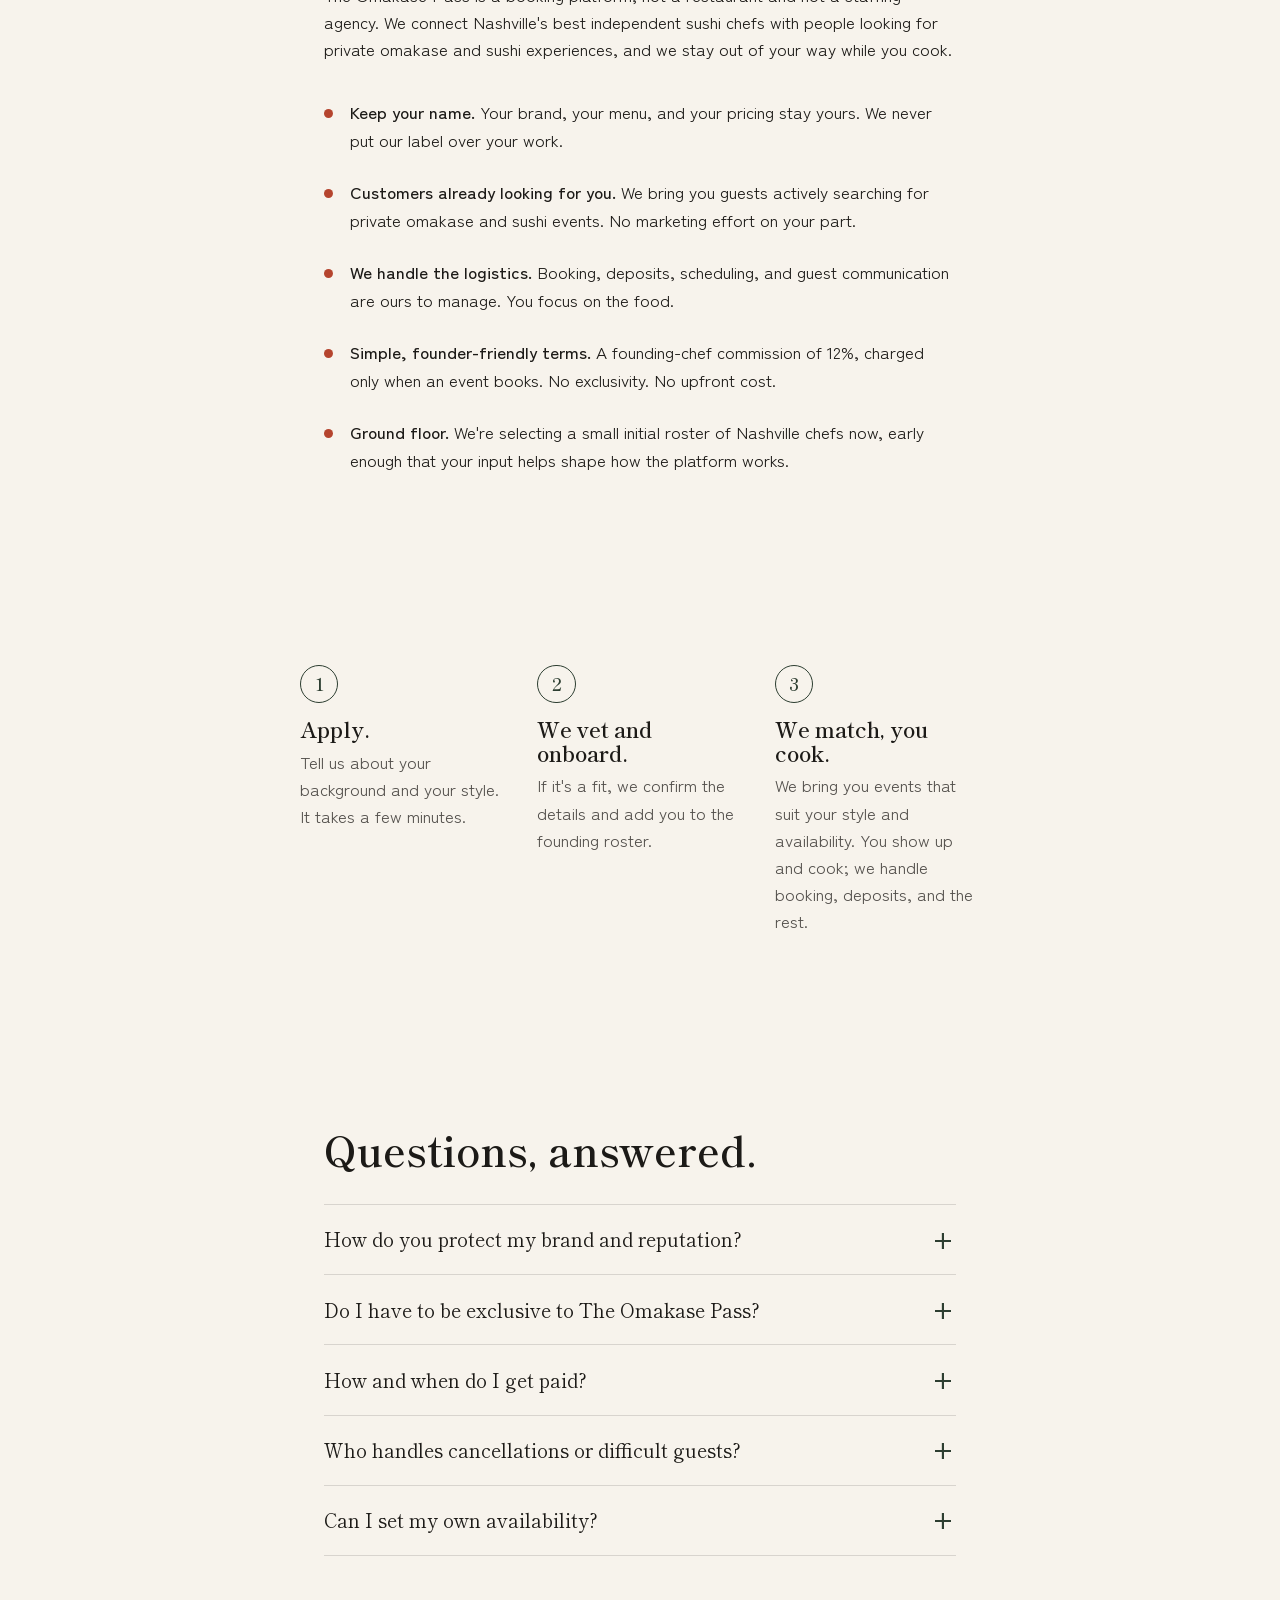
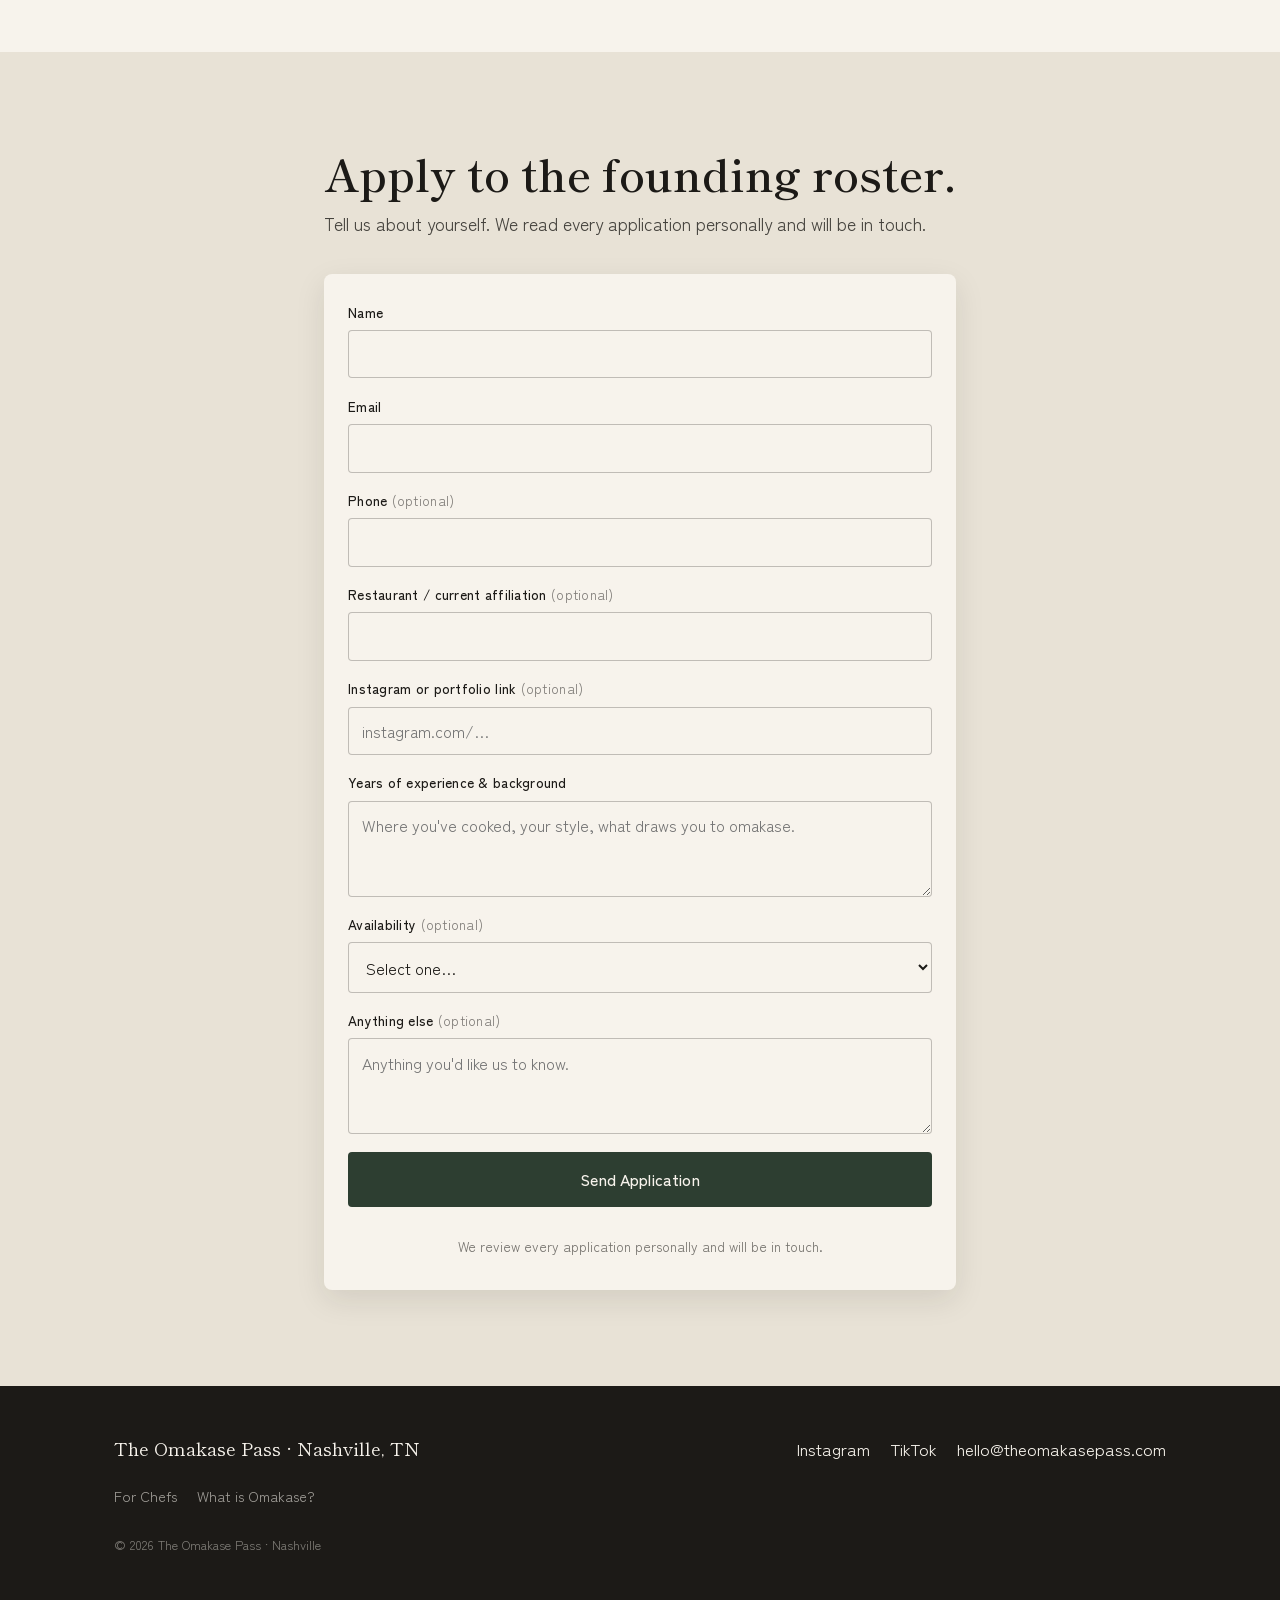
<file: chefs.html>
<!DOCTYPE html>
<html lang="en">
<head>
  <meta charset="UTF-8" />
  <meta name="viewport" content="width=device-width, initial-scale=1.0" />
  <meta name="theme-color" content="#2D3E31" />

  <!-- Unlisted / direct-link only: keep this page out of search engines. -->
  <meta name="robots" content="noindex, nofollow" />

  <title>For Chefs | The Omakase Pass · Nashville</title>
  <meta name="description" content="Join the founding roster of Nashville sushi chefs. Keep your name, your menu, and your pricing. We bring private omakase bookings and handle the logistics." />

  <link rel="icon" type="image/svg+xml" href="favicon.svg" />
  <link rel="preconnect" href="https://fonts.googleapis.com" />
  <link rel="preconnect" href="https://fonts.gstatic.com" crossorigin />
  <link href="https://fonts.googleapis.com/css2?family=Shippori+Mincho:wght@400;600&family=Zen+Kaku+Gothic+New:wght@400;500&display=swap" rel="stylesheet" />
  <link rel="stylesheet" href="styles.css" />

  <!-- Google Analytics 4 (property "The Omakase Pass") -->
  <script async src="https://www.googletagmanager.com/gtag/js?id=G-955D8J9147"></script>
  <script>
    window.dataLayer = window.dataLayer || [];
    function gtag(){dataLayer.push(arguments);}
    gtag('js', new Date());
    gtag('config', 'G-955D8J9147');
  </script>
</head>

<body>
  <a class="skip-link" href="#apply">Skip to application</a>

  <!-- ============================================================
       HERO (chef-facing)
       ============================================================ -->
  <header class="hero" id="top">
    <div class="hero__bg" role="img" aria-label="A single piece of nigiri, dark and moody"></div>
    <div class="hero__overlay"></div>

    <div class="hero__inner">
      <a class="wordmark reveal-hero" href="/" style="text-decoration:none;color:inherit;">The Omakase Pass</a>

      <div class="hero__content">
        <p class="hero__eyebrow reveal-hero">For Nashville Chefs</p>
        <h1 class="hero__headline reveal-hero">Keep your name. We'll bring the bookings.</h1>
        <p class="hero__subhead reveal-hero">
          We're selecting a small founding group of independent sushi chefs for private
          omakase and sushi events across Nashville. You keep your name, your menu, and your
          pricing. We bring the guests and handle everything else.
        </p>
        <a class="btn btn--primary reveal-hero" href="#apply" data-scroll>Apply to the roster</a>
      </div>
    </div>

    <a class="scroll-cue" href="#pitch" data-scroll aria-label="Scroll down">
      <span class="scroll-cue__line"></span>
    </a>
  </header>

  <main>
    <!-- ============================================================
         A NOTE FROM THE FOUNDER (moved from the homepage — the founder
         story speaks to prospective chefs, not consumers)
         ============================================================ -->
    <section class="section founder" id="founder">
      <div class="prose reveal">
        <p class="eyebrow">Why we started this</p>
        <p class="founder__body">
          I started The Omakase Pass because some of my favorite nights have happened
          around a sushi counter, with the people I love, watching a chef work. Omakase
          was never really about the fish. It was about being there together, for an
          evening that only happens once. I wanted more of those nights, for more people,
          in their own homes.
        </p>
        <div class="founder__signature">
          <img class="founder__photo" src="images/founder.jpg" alt="Paolo, founder of The Omakase Pass" width="72" height="72" loading="lazy" />
          <p class="founder__sign">Paolo · Founder</p>
        </div>
      </div>
    </section>

    <!-- ============================================================
         THE FOUNDING-CHEF PITCH
         ============================================================ -->
    <section class="section" id="pitch">
      <div class="prose reveal">
        <p class="eyebrow">The Offer</p>
        <h2 class="trust__headline" style="color:var(--ink);margin-bottom:1.2rem;">Your craft, our customers.</h2>
        <p>
          The Omakase Pass is a booking platform, not a restaurant and not a staffing
          agency. We connect Nashville's best independent sushi chefs with people looking
          for private omakase and sushi experiences, and we stay out of your way while you
          cook.
        </p>
        <ul class="benefit-list">
          <li><strong>Keep your name.</strong> Your brand, your menu, and your pricing stay
            yours. We never put our label over your work.</li>
          <li><strong>Customers already looking for you.</strong> We bring you guests
            actively searching for private omakase and sushi events. No marketing effort on
            your part.</li>
          <li><strong>We handle the logistics.</strong> Booking, deposits, scheduling, and
            guest communication are ours to manage. You focus on the food.</li>
          <li><strong>Simple, founder-friendly terms.</strong> A founding-chef commission of
            12%, charged only when an event books. No exclusivity. No upfront cost.</li>
          <li><strong>Ground floor.</strong> We're selecting a small initial roster of
            Nashville chefs now, early enough that your input helps shape how the platform
            works.</li>
        </ul>
      </div>
    </section>

    <!-- ============================================================
         HOW IT WORKS FOR CHEFS
         ============================================================ -->
    <section class="section how" id="how">
      <div class="container">
        <ol class="steps">
          <li class="step reveal-step">
            <span class="step__num">1</span>
            <h3 class="step__title">Apply.</h3>
            <p class="step__text">Tell us about your background and your style. It takes a few minutes.</p>
          </li>
          <li class="step reveal-step">
            <span class="step__num">2</span>
            <h3 class="step__title">We vet and onboard.</h3>
            <p class="step__text">If it's a fit, we confirm the details and add you to the founding roster.</p>
          </li>
          <li class="step reveal-step">
            <span class="step__num">3</span>
            <h3 class="step__title">We match, you cook.</h3>
            <p class="step__text">We bring you events that suit your style and availability. You show up and cook; we handle booking, deposits, and the rest.</p>
          </li>
        </ol>
      </div>
    </section>

    <!-- ============================================================
         CHEF FAQ
         ============================================================ -->
    <section class="section faq" id="faq">
      <div class="prose">
        <h2 class="faq__headline reveal">Questions, answered.</h2>
        <div class="faq__list reveal">
          <details class="faq__item">
            <summary>How do you protect my brand and reputation?</summary>
            <div class="faq__answer">
              <p>Your name stays front and center. We present you as an independent chef,
              not an anonymous vendor, and we only match you to events that suit your style.
              Every booking is vetted on our side before it reaches you.</p>
            </div>
          </details>
          <details class="faq__item">
            <summary>Do I have to be exclusive to The Omakase Pass?</summary>
            <div class="faq__answer">
              <p>No. There's no exclusivity of any kind. Keep your restaurant, your private
              clients, and any other work. We're simply another channel for the bookings you
              already want.</p>
            </div>
          </details>
          <details class="faq__item">
            <summary>How and when do I get paid?</summary>
            <div class="faq__answer">
              <p>You're paid for every event you cook, with deposits collected up front so
              you're never chasing a guest for payment. We'll confirm exact payout timing and
              method with you during onboarding.</p>
            </div>
          </details>
          <details class="faq__item">
            <summary>Who handles cancellations or difficult guests?</summary>
            <div class="faq__answer">
              <p>We do. Cancellations, rescheduling, and guest communication all run through
              us, backed by deposits taken at the time of booking. You cook; we handle the
              awkward parts.</p>
            </div>
          </details>
          <details class="faq__item">
            <summary>Can I set my own availability?</summary>
            <div class="faq__answer">
              <p>Always. You tell us when you want to work, and we only bring you events that
              fit your calendar. Take as few or as many bookings as you like.</p>
            </div>
          </details>
        </div>
      </div>
    </section>

    <!-- ============================================================
         APPLICATION FORM — submits to Formspree via AJAX (see script at
         the bottom). Connected to Formspree form "Omakase Chef
         Applications" (id xojgqvdo), separate from the waitlist form.
         ============================================================ -->
    <section class="section waitlist" id="apply">
      <div class="prose">
        <h2 class="waitlist__headline reveal">Apply to the founding roster.</h2>
        <p class="waitlist__sub reveal">
          Tell us about yourself. We read every application personally and will be in touch.
        </p>

        <form class="waitlist-form reveal" id="chef-form" aria-label="Founding chef application"
              action="https://formspree.io/f/xojgqvdo" method="POST">
          <input type="hidden" name="_subject" value="New founding chef application" />
          <input type="text" name="_gotcha" tabindex="-1" autocomplete="off" aria-hidden="true" style="position:absolute;left:-9999px" />
          <div class="field">
            <label for="cf-name">Name</label>
            <input id="cf-name" name="name" type="text" autocomplete="name" required />
          </div>
          <div class="field">
            <label for="cf-email">Email</label>
            <input id="cf-email" name="email" type="email" autocomplete="email" required />
          </div>
          <div class="field">
            <label for="cf-phone">Phone <span class="field__opt">(optional)</span></label>
            <input id="cf-phone" name="phone" type="tel" autocomplete="tel" />
          </div>
          <div class="field">
            <label for="cf-restaurant">Restaurant / current affiliation <span class="field__opt">(optional)</span></label>
            <input id="cf-restaurant" name="restaurant" type="text" />
          </div>
          <div class="field">
            <label for="cf-link">Instagram or portfolio link <span class="field__opt">(optional)</span></label>
            <input id="cf-link" name="instagram_or_portfolio" type="text" inputmode="url" placeholder="instagram.com/…" />
          </div>
          <div class="field">
            <label for="cf-background">Years of experience &amp; background</label>
            <textarea id="cf-background" name="background" required placeholder="Where you've cooked, your style, what draws you to omakase."></textarea>
          </div>
          <div class="field">
            <label for="cf-availability">Availability <span class="field__opt">(optional)</span></label>
            <select id="cf-availability" name="availability">
              <option value="">Select one…</option>
              <option>Weekends mostly</option>
              <option>Weeknights mostly</option>
              <option>Flexible / most days</option>
              <option>A few events a month</option>
              <option>Not sure yet</option>
            </select>
          </div>
          <div class="field">
            <label for="cf-else">Anything else <span class="field__opt">(optional)</span></label>
            <textarea id="cf-else" name="anything_else" placeholder="Anything you'd like us to know."></textarea>
          </div>
          <button class="btn btn--primary btn--full" type="submit">Send Application</button>
          <p class="form-subtext">We review every application personally and will be in touch.</p>
        </form>
      </div>
    </section>
  </main>

  <!-- ============================================================
       FOOTER (reused from the main site)
       ============================================================ -->
  <footer class="footer">
    <div class="container footer__inner">
      <p class="footer__brand">The Omakase Pass · Nashville, TN</p>

      <nav class="footer__links" aria-label="Footer">
        <a href="https://instagram.com/omakasepass" target="_blank" rel="noopener">Instagram</a>
        <a href="https://tiktok.com/@omakasepass" target="_blank" rel="noopener">TikTok</a>
        <a href="mailto:hello@theomakasepass.com">hello@theomakasepass.com</a>
      </nav>

      <nav class="footer__quiet" aria-label="More">
        <a href="/#chefs">For Chefs</a>
        <a href="/omakase">What is Omakase?</a>
      </nav>

      <p class="footer__copy">© 2026 The Omakase Pass · Nashville</p>
    </div>
  </footer>

  <script src="script.js"></script>

  <!-- Application form: submit to Formspree via AJAX so the chef stays on the
       page. On success the form is replaced with a confirmation message. -->
  <script>
    (function () {
      var form = document.getElementById('chef-form');
      if (!form) return;
      form.addEventListener('submit', function (e) {
        e.preventDefault();
        var btn = form.querySelector('button[type="submit"]');
        var original = btn ? btn.textContent : '';
        if (btn) { btn.disabled = true; btn.textContent = 'Sending…'; }
        fetch(form.action, {
          method: 'POST',
          body: new FormData(form),
          headers: { 'Accept': 'application/json' }
        }).then(function (res) {
          if (!res.ok) throw new Error('bad response');
          form.innerHTML =
            '<p class="form-success">Thank you. Your application is in, and we\'ll be in touch personally.</p>';
        }).catch(function () {
          if (btn) { btn.disabled = false; btn.textContent = original; }
          var err = form.querySelector('.form-error');
          if (!err) {
            err = document.createElement('p');
            err.className = 'form-error';
            form.appendChild(err);
          }
          err.textContent =
            'Something went wrong. Please email hello@theomakasepass.com and we\'ll follow up.';
        });
      });
    })();
  </script>
</body>
</html>
</file>
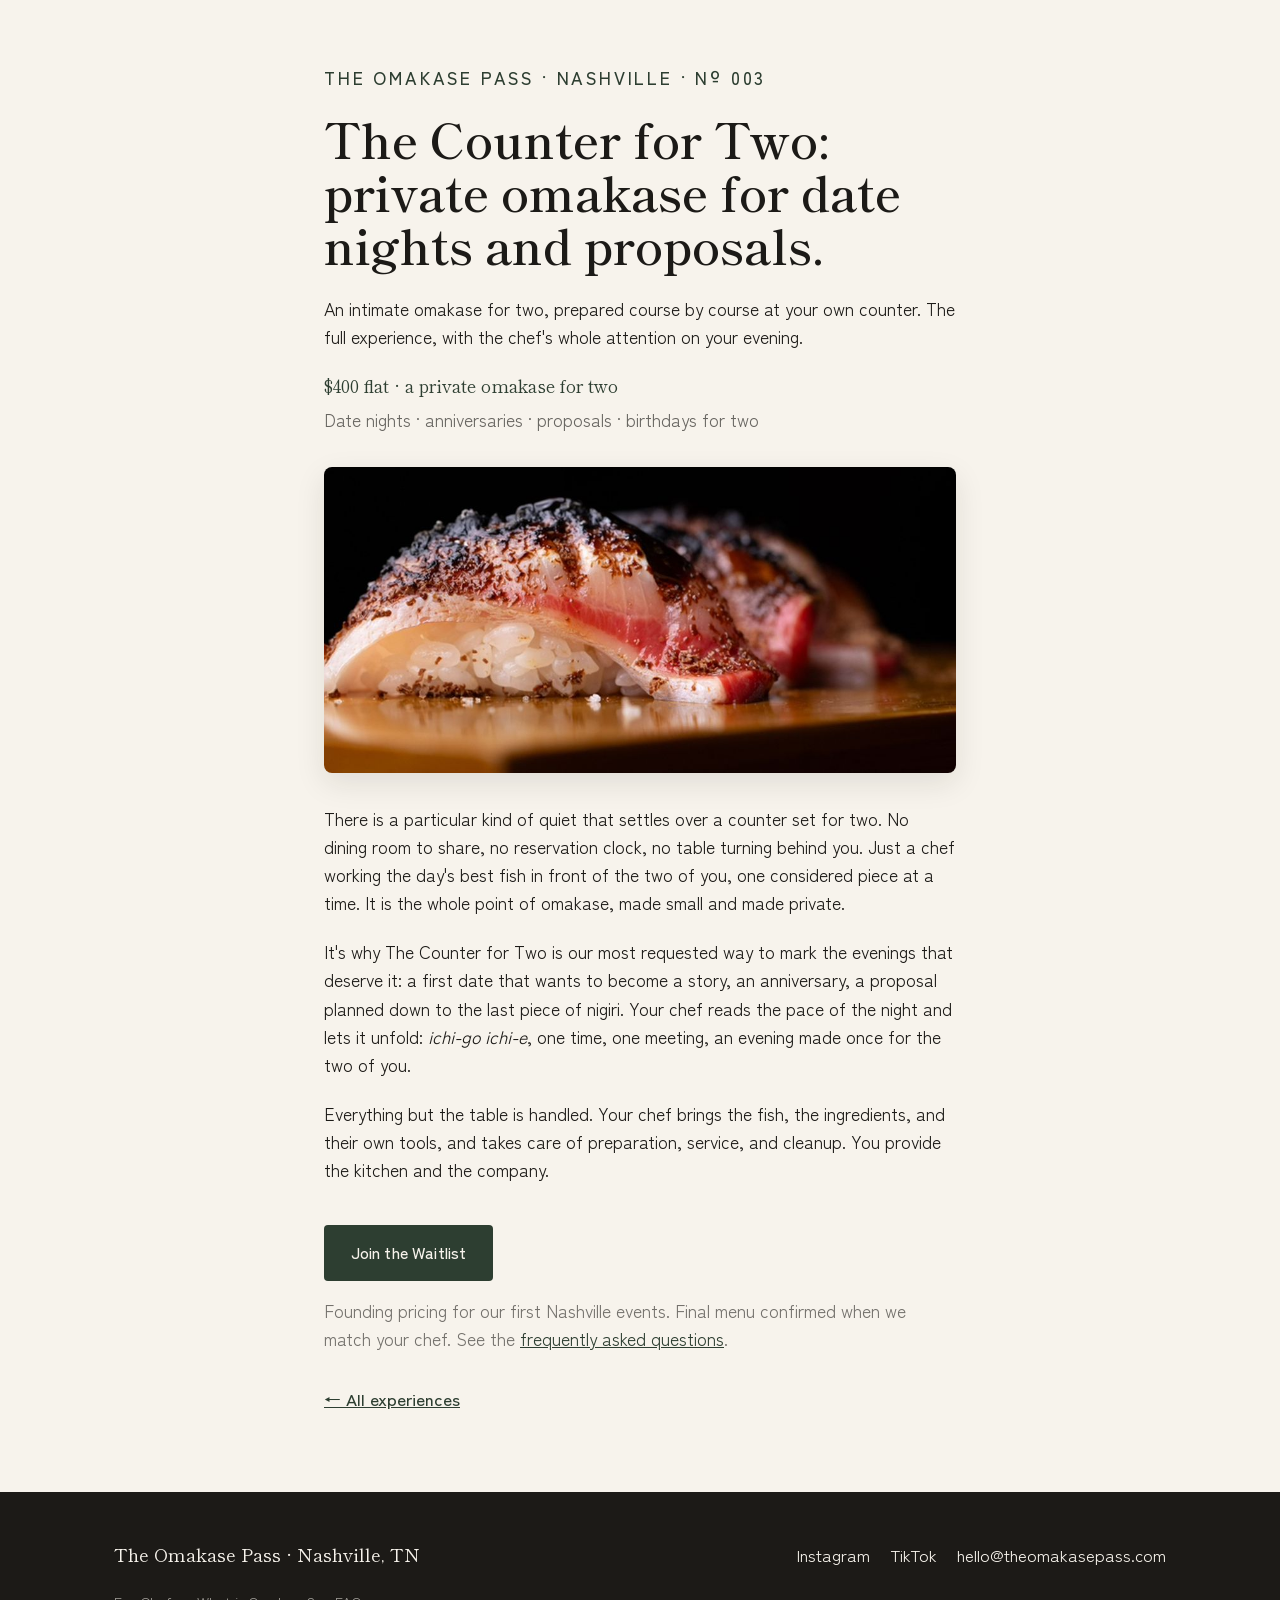
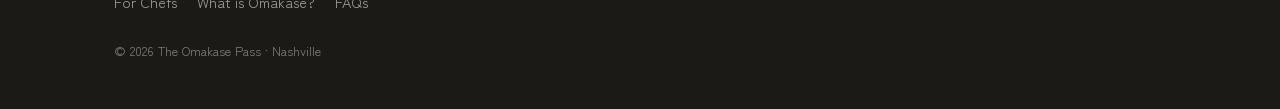
<file: counter-for-two.html>
<!DOCTYPE html>
<html lang="en">
<head>
  <meta charset="UTF-8" />
  <meta name="viewport" content="width=device-width, initial-scale=1.0" />
  <meta name="theme-color" content="#2D3E31" />

  <title>Private Omakase for Two: Date Nights &amp; Proposals in Nashville | The Omakase Pass</title>
  <meta name="description" content="A private sushi chef prepares omakase for two at home in Nashville. The Counter for Two is built for date nights, proposals, and anniversaries. $400 flat. Join the waitlist." />
  <link rel="canonical" href="https://theomakasepass.com/counter-for-two" />

  <meta property="og:type" content="website" />
  <meta property="og:site_name" content="The Omakase Pass" />
  <meta property="og:title" content="The Counter for Two: Private Omakase for Date Nights in Nashville" />
  <meta property="og:description" content="A chef prepares the full course-by-course omakase for just the two of you, at home. Date nights, proposals, anniversaries. $400 flat." />
  <meta property="og:url" content="https://theomakasepass.com/counter-for-two" />
  <meta property="og:image" content="https://theomakasepass.com/images/date.jpg" />

  <link rel="icon" type="image/svg+xml" href="favicon.svg" />
  <link rel="preconnect" href="https://fonts.googleapis.com" />
  <link rel="preconnect" href="https://fonts.gstatic.com" crossorigin />
  <link href="https://fonts.googleapis.com/css2?family=Shippori+Mincho:wght@400;600&family=Zen+Kaku+Gothic+New:wght@400;500&display=swap" rel="stylesheet" />
  <link rel="stylesheet" href="styles.css" />

  <!-- Google Analytics 4 (property "The Omakase Pass") -->
  <script async src="https://www.googletagmanager.com/gtag/js?id=G-955D8J9147"></script>
  <script>
    window.dataLayer = window.dataLayer || [];
    function gtag(){dataLayer.push(arguments);}
    gtag('js', new Date());
    gtag('config', 'G-955D8J9147');
  </script>

  <!-- Service + Offer structured data for this experience -->
  <script type="application/ld+json">
  {
    "@context": "https://schema.org",
    "@type": "Service",
    "name": "The Counter for Two: Private Omakase for Two",
    "serviceType": "Private omakase for two at home",
    "description": "An intimate private omakase for two, prepared course by course at home in Nashville. Built for date nights, proposals, and anniversaries. A flat rate of $400 for two guests.",
    "url": "https://theomakasepass.com/counter-for-two",
    "image": "https://theomakasepass.com/images/date.jpg",
    "provider": {
      "@type": "Organization",
      "name": "The Omakase Pass",
      "url": "https://theomakasepass.com"
    },
    "areaServed": { "@type": "City", "name": "Nashville", "containedInPlace": { "@type": "State", "name": "Tennessee" } },
    "offers": {
      "@type": "Offer",
      "price": "400",
      "priceCurrency": "USD",
      "description": "A private omakase for two guests, flat rate."
    }
  }
  </script>
</head>

<body>
  <a class="skip-link" href="#content">Skip to content</a>

  <main class="page exp" id="content">
    <p class="eyebrow">The Omakase Pass · Nashville · Nº 003</p>
    <h1>The Counter for Two: private omakase for date nights and proposals.</h1>

    <p class="exp__lede">
      An intimate omakase for two, prepared course by course at your own counter. The full
      experience, with the chef's whole attention on your evening.
    </p>

    <p class="exp__price">$400 flat · a private omakase for two</p>
    <p class="exp__note">Date nights · anniversaries · proposals · birthdays for two</p>

    <img class="exp__img" src="images/date.jpg" width="1000" height="1000"
         alt="An intimate omakase dinner for two prepared by a private sushi chef at home in Nashville" />

    <p>
      There is a particular kind of quiet that settles over a counter set for two. No
      dining room to share, no reservation clock, no table turning behind you. Just a chef
      working the day's best fish in front of the two of you, one considered piece at a
      time. It is the whole point of omakase, made small and made private.
    </p>
    <p>
      It's why The Counter for Two is our most requested way to mark the evenings that
      deserve it: a first date that wants to become a story, an anniversary, a proposal
      planned down to the last piece of nigiri. Your chef reads the pace of the night and
      lets it unfold: <em>ichi-go ichi-e</em>, one time, one meeting, an evening made once
      for the two of you.
    </p>
    <p>
      Everything but the table is handled. Your chef brings the fish, the ingredients, and
      their own tools, and takes care of preparation, service, and cleanup. You provide the
      kitchen and the company.
    </p>

    <div class="exp__cta">
      <a class="btn btn--primary" href="/#waitlist" data-scroll>Join the Waitlist</a>
      <p class="exp__pricing-note">
        Founding pricing for our first Nashville events. Final menu confirmed when we match
        your chef. See the <a href="/faqs">frequently asked questions</a>.
      </p>
    </div>

    <a class="back-link" href="/#experiences">← All experiences</a>
  </main>

  <footer class="footer">
    <div class="container footer__inner">
      <p class="footer__brand">The Omakase Pass · Nashville, TN</p>
      <nav class="footer__links" aria-label="Footer">
        <a href="https://instagram.com/omakasepass" target="_blank" rel="noopener">Instagram</a>
        <a href="https://tiktok.com/@omakasepass" target="_blank" rel="noopener">TikTok</a>
        <a href="mailto:hello@theomakasepass.com">hello@theomakasepass.com</a>
      </nav>
      <nav class="footer__quiet" aria-label="More">
        <a href="/#chefs">For Chefs</a>
        <a href="/omakase">What is Omakase?</a>
        <a href="/faqs">FAQs</a>
      </nav>
      <p class="footer__copy">© 2026 The Omakase Pass · Nashville</p>
    </div>
  </footer>
</body>
</html>
</file>
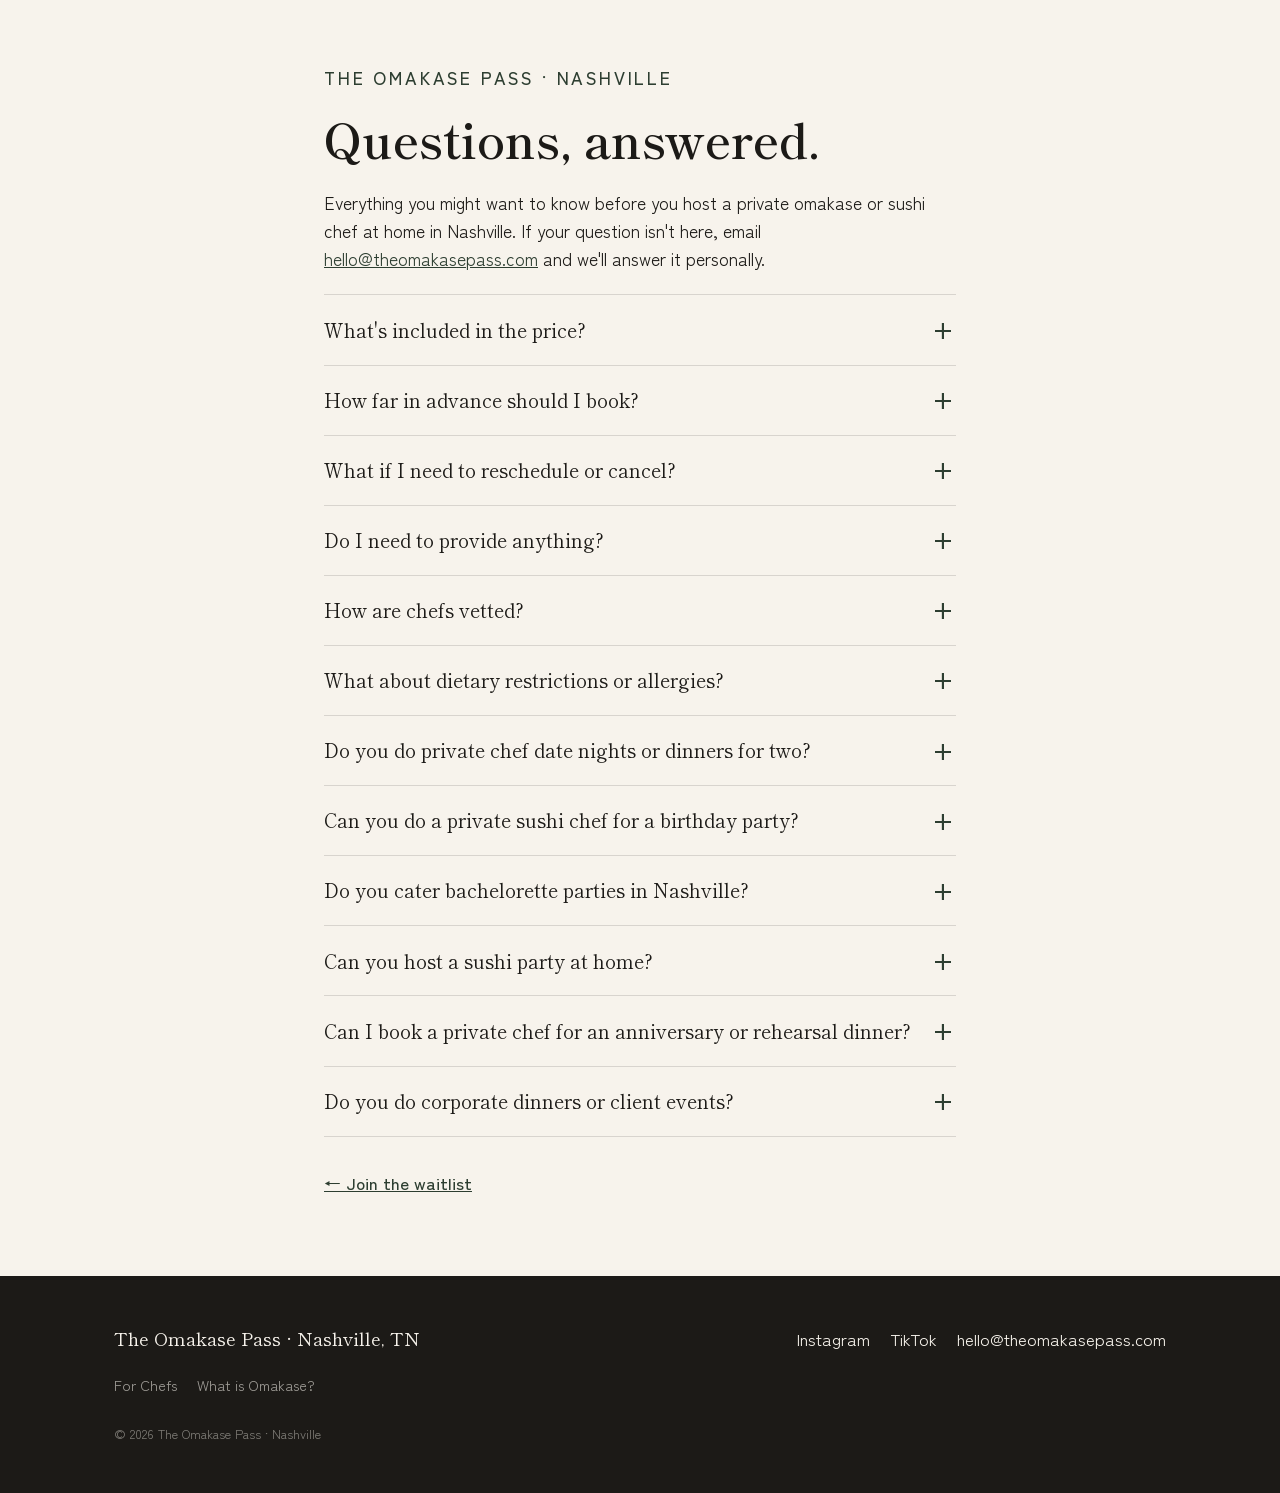
<file: faqs.html>
<!DOCTYPE html>
<html lang="en">
<head>
  <meta charset="UTF-8" />
  <meta name="viewport" content="width=device-width, initial-scale=1.0" />
  <meta name="theme-color" content="#2D3E31" />

  <title>Private Omakase &amp; Sushi Chef FAQ in Nashville | The Omakase Pass</title>
  <meta name="description" content="Answers on private omakase and sushi chef events in Nashville: what's included, how far ahead to book, cancellations, dietary needs, bachelorette and birthday parties." />
  <link rel="canonical" href="https://theomakasepass.com/faqs" />

  <meta property="og:type" content="website" />
  <meta property="og:site_name" content="The Omakase Pass" />
  <meta property="og:title" content="Private Omakase & Sushi Chef FAQ in Nashville" />
  <meta property="og:description" content="What's included, booking lead time, cancellations, dietary needs, and the occasions we cook for. Answers for private omakase in Nashville." />
  <meta property="og:url" content="https://theomakasepass.com/faqs" />
  <meta property="og:image" content="https://theomakasepass.com/images/og.jpg" />

  <link rel="icon" type="image/svg+xml" href="favicon.svg" />
  <link rel="preconnect" href="https://fonts.googleapis.com" />
  <link rel="preconnect" href="https://fonts.gstatic.com" crossorigin />
  <link href="https://fonts.googleapis.com/css2?family=Shippori+Mincho:wght@400;600&family=Zen+Kaku+Gothic+New:wght@400;500&display=swap" rel="stylesheet" />
  <link rel="stylesheet" href="styles.css" />

  <!-- Google Analytics 4 (property "The Omakase Pass") -->
  <script async src="https://www.googletagmanager.com/gtag/js?id=G-955D8J9147"></script>
  <script>
    window.dataLayer = window.dataLayer || [];
    function gtag(){dataLayer.push(arguments);}
    gtag('js', new Date());
    gtag('config', 'G-955D8J9147');
  </script>

  <!-- ============================================================
       FAQPage STRUCTURED DATA — mirrors the visible Q&A below so
       these can appear as rich results. Keep in sync with the page.
       ============================================================ -->
  <script type="application/ld+json">
  {
    "@context": "https://schema.org",
    "@type": "FAQPage",
    "mainEntity": [
      {
        "@type": "Question",
        "name": "What's included in the price?",
        "acceptedAnswer": {
          "@type": "Answer",
          "text": "Everything but the table. Your chef brings the fish, the ingredients, and their own tools, and handles preparation, service, and cleanup. You provide the kitchen and the guests. Final quotes depend on your menu and party size."
        }
      },
      {
        "@type": "Question",
        "name": "How far in advance should I book?",
        "acceptedAnswer": {
          "@type": "Answer",
          "text": "As much notice as you can give us helps. Each event is matched to an individual chef's calendar, and weekends fill quickly, so earlier means more options. Once we have your date, we'll confirm a chef who fits."
        }
      },
      {
        "@type": "Question",
        "name": "What if I need to reschedule or cancel?",
        "acceptedAnswer": {
          "@type": "Answer",
          "text": "Plans change, and we'll always try to work with you. The exact deposit and cancellation terms are confirmed in writing when you book."
        }
      },
      {
        "@type": "Question",
        "name": "Do I need to provide anything?",
        "acceptedAnswer": {
          "@type": "Answer",
          "text": "Just your kitchen and your guests. Your chef arrives with ingredients and tools. Your everyday plates and glassware are usually perfect; if a menu calls for anything special, we'll tell you well in advance."
        }
      },
      {
        "@type": "Question",
        "name": "How are chefs vetted?",
        "acceptedAnswer": {
          "@type": "Answer",
          "text": "Every chef is independently vetted for skill, sourcing, and hospitality before they ever cook for a guest. We'd rather represent five exceptional chefs than fifty adequate ones."
        }
      },
      {
        "@type": "Question",
        "name": "What about dietary restrictions or allergies?",
        "acceptedAnswer": {
          "@type": "Answer",
          "text": "Tell us when you reach out. Omakase is built around the chef reading the room, and most needs, from vegetarian courses to shellfish allergies, can be planned for. Serious allergies go straight to your chef so the whole table can relax."
        }
      },
      {
        "@type": "Question",
        "name": "Do you do private chef date nights or dinners for two?",
        "acceptedAnswer": {
          "@type": "Answer",
          "text": "Yes. The Counter for Two is a private omakase built for exactly that: a chef prepares the full course-by-course experience for just the two of you, at home. It's one of our most requested ways to mark an anniversary, a proposal, or simply a night worth remembering."
        }
      },
      {
        "@type": "Question",
        "name": "Can you do a private sushi chef for a birthday party?",
        "acceptedAnswer": {
          "@type": "Answer",
          "text": "Yes. Birthdays are one of our most requested occasions, from a milestone celebration to a quiet dinner at home. For a larger, livelier group, The Sushi Party puts a chef and a live station in the middle of the room. For something more intimate and seated, The Omakase Table is the one."
        }
      },
      {
        "@type": "Question",
        "name": "Do you cater bachelorette parties in Nashville?",
        "acceptedAnswer": {
          "@type": "Answer",
          "text": "We do. A chef working the room with handrolls and nigiri made to order turns a bachelorette weekend into something people actually remember. The Sushi Party is built for exactly this: social, abundant, and hands-on, for up to 25 guests."
        }
      },
      {
        "@type": "Question",
        "name": "Can you host a sushi party at home?",
        "acceptedAnswer": {
          "@type": "Answer",
          "text": "Yes. The Sushi Party brings a private sushi chef and a live station to your home: handrolls and nigiri made to order for up to 25 guests. You host the night; the chef handles the sushi."
        }
      },
      {
        "@type": "Question",
        "name": "Can I book a private chef for an anniversary or rehearsal dinner?",
        "acceptedAnswer": {
          "@type": "Answer",
          "text": "Absolutely. For an intimate anniversary, The Counter for Two brings a private omakase for just the two of you. For a larger celebration or a rehearsal dinner, The Omakase Table seats your whole group for a chef-curated tasting, course by course, with no restaurant reservation to plan around."
        }
      },
      {
        "@type": "Question",
        "name": "Do you do corporate dinners or client events?",
        "acceptedAnswer": {
          "@type": "Answer",
          "text": "Yes. A private omakase makes an unusually memorable client dinner or team celebration. Tell us the occasion and group size, and we'll match a chef to your party and handle the details."
        }
      }
    ]
  }
  </script>
</head>

<body>
  <a class="skip-link" href="#content">Skip to content</a>

  <main class="page" id="content">
    <p class="eyebrow">The Omakase Pass · Nashville</p>
    <h1>Questions, answered.</h1>
    <p>
      Everything you might want to know before you host a private omakase or sushi chef at
      home in Nashville. If your question isn't here, email
      <a href="mailto:hello@theomakasepass.com">hello@theomakasepass.com</a> and we'll answer
      it personally.
    </p>

    <div class="faq__list">
      <details class="faq__item">
        <summary>What's included in the price?</summary>
        <div class="faq__answer">
          <p>Everything but the table. Your chef brings the fish, the ingredients, and
          their own tools, and handles preparation, service, and cleanup. You provide
          the kitchen and the guests. Final quotes depend on your menu and party size.</p>
        </div>
      </details>
      <details class="faq__item">
        <summary>How far in advance should I book?</summary>
        <div class="faq__answer">
          <p>As much notice as you can give us helps. Each event is matched to an
          individual chef's calendar, and weekends fill quickly, so earlier means more
          options. Once we have your date, we'll confirm a chef who fits.</p>
        </div>
      </details>
      <details class="faq__item">
        <summary>What if I need to reschedule or cancel?</summary>
        <div class="faq__answer">
          <p>Plans change, and we'll always try to work with you. The exact deposit and
          cancellation terms are confirmed in writing when you book.</p>
        </div>
      </details>
      <details class="faq__item">
        <summary>Do I need to provide anything?</summary>
        <div class="faq__answer">
          <p>Just your kitchen and your guests. Your chef arrives with ingredients and
          tools. Your everyday plates and glassware are usually perfect; if a menu calls
          for anything special, we'll tell you well in advance.</p>
        </div>
      </details>
      <details class="faq__item">
        <summary>How are chefs vetted?</summary>
        <div class="faq__answer">
          <p>Every chef is independently vetted for skill, sourcing, and hospitality
          before they ever cook for a guest. We'd rather represent five exceptional
          chefs than fifty adequate ones.</p>
        </div>
      </details>
      <details class="faq__item">
        <summary>What about dietary restrictions or allergies?</summary>
        <div class="faq__answer">
          <p>Tell us when you reach out. Omakase is built around the chef reading the
          room, and most needs, from vegetarian courses to shellfish allergies, can be
          planned for. Serious allergies go straight to your chef so the whole table
          can relax.</p>
        </div>
      </details>
      <details class="faq__item">
        <summary>Do you do private chef date nights or dinners for two?</summary>
        <div class="faq__answer">
          <p>Yes. The Counter for Two is a private omakase built for exactly that: a chef
          prepares the full course-by-course experience for just the two of you, at home.
          It's one of our most requested ways to mark an anniversary, a proposal, or
          simply a night worth remembering.</p>
        </div>
      </details>
      <details class="faq__item">
        <summary>Can you do a private sushi chef for a birthday party?</summary>
        <div class="faq__answer">
          <p>Yes. Birthdays are one of our most requested occasions, from a milestone
          celebration to a quiet dinner at home. For a larger, livelier group, The Sushi
          Party puts a chef and a live station in the middle of the room. For something
          more intimate and seated, The Omakase Table is the one.</p>
        </div>
      </details>
      <details class="faq__item">
        <summary>Do you cater bachelorette parties in Nashville?</summary>
        <div class="faq__answer">
          <p>We do. A chef working the room with handrolls and nigiri made to order turns
          a bachelorette weekend into something people actually remember. The Sushi Party
          is built for exactly this: social, abundant, and hands-on, for up to 25 guests.</p>
        </div>
      </details>
      <details class="faq__item">
        <summary>Can you host a sushi party at home?</summary>
        <div class="faq__answer">
          <p>Yes. The Sushi Party brings a private sushi chef and a live station to your home:
          handrolls and nigiri made to order for up to 25 guests. You host the night; the chef
          handles the sushi.</p>
        </div>
      </details>
      <details class="faq__item">
        <summary>Can I book a private chef for an anniversary or rehearsal dinner?</summary>
        <div class="faq__answer">
          <p>Absolutely. For an intimate anniversary, The Counter for Two brings a
          private omakase for just the two of you. For a larger celebration or a
          rehearsal dinner, The Omakase Table seats your whole group for a chef-curated
          tasting, course by course, with no restaurant reservation to plan around.</p>
        </div>
      </details>
      <details class="faq__item">
        <summary>Do you do corporate dinners or client events?</summary>
        <div class="faq__answer">
          <p>Yes. A private omakase makes an unusually memorable client dinner or team
          celebration. Tell us the occasion and group size, and we'll match a chef to your
          party and handle the details.</p>
        </div>
      </details>
    </div>

    <a class="back-link" href="/#waitlist">← Join the waitlist</a>
  </main>

  <!-- ============================================================
       FOOTER (reused from the main site)
       ============================================================ -->
  <footer class="footer">
    <div class="container footer__inner">
      <p class="footer__brand">The Omakase Pass · Nashville, TN</p>

      <nav class="footer__links" aria-label="Footer">
        <a href="https://instagram.com/omakasepass" target="_blank" rel="noopener">Instagram</a>
        <a href="https://tiktok.com/@omakasepass" target="_blank" rel="noopener">TikTok</a>
        <a href="mailto:hello@theomakasepass.com">hello@theomakasepass.com</a>
      </nav>

      <nav class="footer__quiet" aria-label="More">
        <a href="/#chefs">For Chefs</a>
        <a href="/omakase">What is Omakase?</a>
      </nav>

      <p class="footer__copy">© 2026 The Omakase Pass · Nashville</p>
    </div>
  </footer>
</body>
</html>
</file>
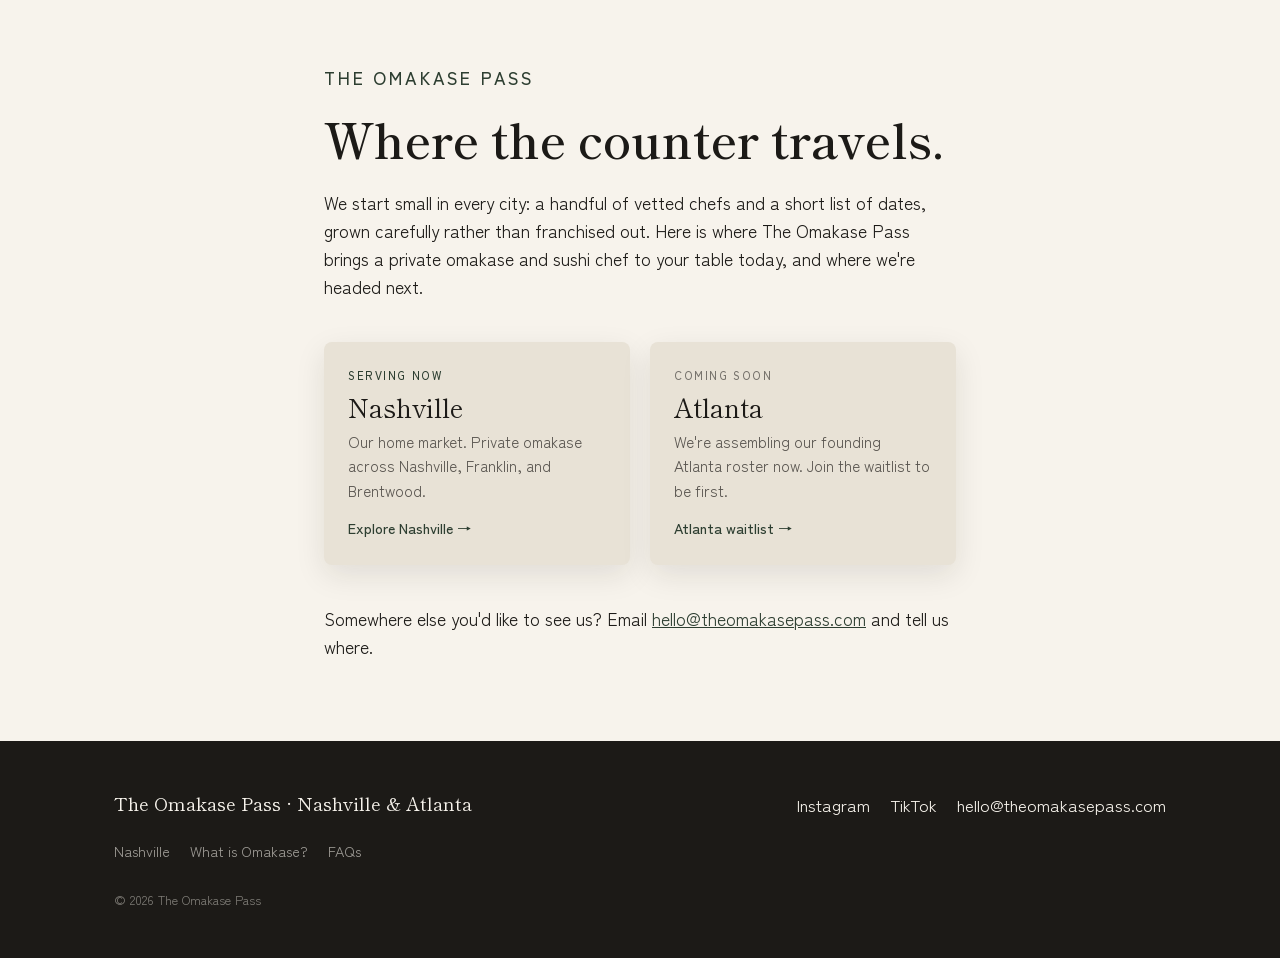
<file: locations.html>
<!DOCTYPE html>
<html lang="en">
<head>
  <meta charset="UTF-8" />
  <meta name="viewport" content="width=device-width, initial-scale=1.0" />
  <meta name="theme-color" content="#2D3E31" />

  <title>Where We Serve: Private Omakase &amp; Sushi Chefs by City | The Omakase Pass</title>
  <meta name="description" content="Where The Omakase Pass brings a private sushi chef and omakase at home. Serving Nashville now, with Atlanta coming soon. See our cities and join the list." />
  <link rel="canonical" href="https://theomakasepass.com/locations" />

  <meta property="og:type" content="website" />
  <meta property="og:site_name" content="The Omakase Pass" />
  <meta property="og:title" content="Where We Serve: Private Omakase & Sushi Chefs by City" />
  <meta property="og:description" content="Serving Nashville now, with Atlanta coming soon. See the cities where The Omakase Pass brings the counter to your table." />
  <meta property="og:url" content="https://theomakasepass.com/locations" />
  <meta property="og:image" content="https://theomakasepass.com/images/og.jpg" />

  <link rel="icon" type="image/svg+xml" href="favicon.svg" />
  <link rel="preconnect" href="https://fonts.googleapis.com" />
  <link rel="preconnect" href="https://fonts.gstatic.com" crossorigin />
  <link href="https://fonts.googleapis.com/css2?family=Shippori+Mincho:wght@400;600&family=Zen+Kaku+Gothic+New:wght@400;500&display=swap" rel="stylesheet" />
  <link rel="stylesheet" href="styles.css" />

  <!-- Google Analytics 4 (property "The Omakase Pass") -->
  <script async src="https://www.googletagmanager.com/gtag/js?id=G-955D8J9147"></script>
  <script>
    window.dataLayer = window.dataLayer || [];
    function gtag(){dataLayer.push(arguments);}
    gtag('js', new Date());
    gtag('config', 'G-955D8J9147');
  </script>

  <!-- ItemList of served cities for search engines -->
  <script type="application/ld+json">
  {
    "@context": "https://schema.org",
    "@type": "ItemList",
    "name": "The Omakase Pass: cities served",
    "itemListElement": [
      {
        "@type": "ListItem",
        "position": 1,
        "name": "Nashville",
        "url": "https://theomakasepass.com/nashville"
      },
      {
        "@type": "ListItem",
        "position": 2,
        "name": "Atlanta",
        "url": "https://theomakasepass.com/atlanta"
      }
    ]
  }
  </script>
</head>

<body>
  <a class="skip-link" href="#content">Skip to content</a>

  <main class="page" id="content">
    <p class="eyebrow">The Omakase Pass</p>
    <h1>Where the counter travels.</h1>
    <p>
      We start small in every city: a handful of vetted chefs and a short list of dates,
      grown carefully rather than franchised out. Here is where The Omakase Pass brings a
      private omakase and sushi chef to your table today, and where we're headed next.
    </p>

    <ul class="loc-grid">
      <li>
        <a class="loc-card" href="/nashville">
          <span class="loc-card__status loc-card__status--live">Serving now</span>
          <span class="loc-card__city">Nashville</span>
          <span class="loc-card__area">Our home market. Private omakase across Nashville, Franklin, and Brentwood.</span>
          <span class="loc-card__go">Explore Nashville →</span>
        </a>
      </li>
      <li>
        <a class="loc-card" href="/atlanta">
          <span class="loc-card__status">Coming soon</span>
          <span class="loc-card__city">Atlanta</span>
          <span class="loc-card__area">We're assembling our founding Atlanta roster now. Join the waitlist to be first.</span>
          <span class="loc-card__go">Atlanta waitlist →</span>
        </a>
      </li>
    </ul>

    <p style="margin-top:2.5rem;">
      Somewhere else you'd like to see us? Email
      <a href="mailto:hello@theomakasepass.com?subject=A%20city%20for%20The%20Omakase%20Pass">hello@theomakasepass.com</a>
      and tell us where.
    </p>
  </main>

  <footer class="footer">
    <div class="container footer__inner">
      <p class="footer__brand">The Omakase Pass · Nashville &amp; Atlanta</p>
      <nav class="footer__links" aria-label="Footer">
        <a href="https://instagram.com/omakasepass" target="_blank" rel="noopener">Instagram</a>
        <a href="https://tiktok.com/@omakasepass" target="_blank" rel="noopener">TikTok</a>
        <a href="mailto:hello@theomakasepass.com">hello@theomakasepass.com</a>
      </nav>
      <nav class="footer__quiet" aria-label="More">
        <a href="/">Nashville</a>
        <a href="/omakase">What is Omakase?</a>
        <a href="/faqs">FAQs</a>
      </nav>
      <p class="footer__copy">© 2026 The Omakase Pass</p>
    </div>
  </footer>
</body>
</html>
</file>
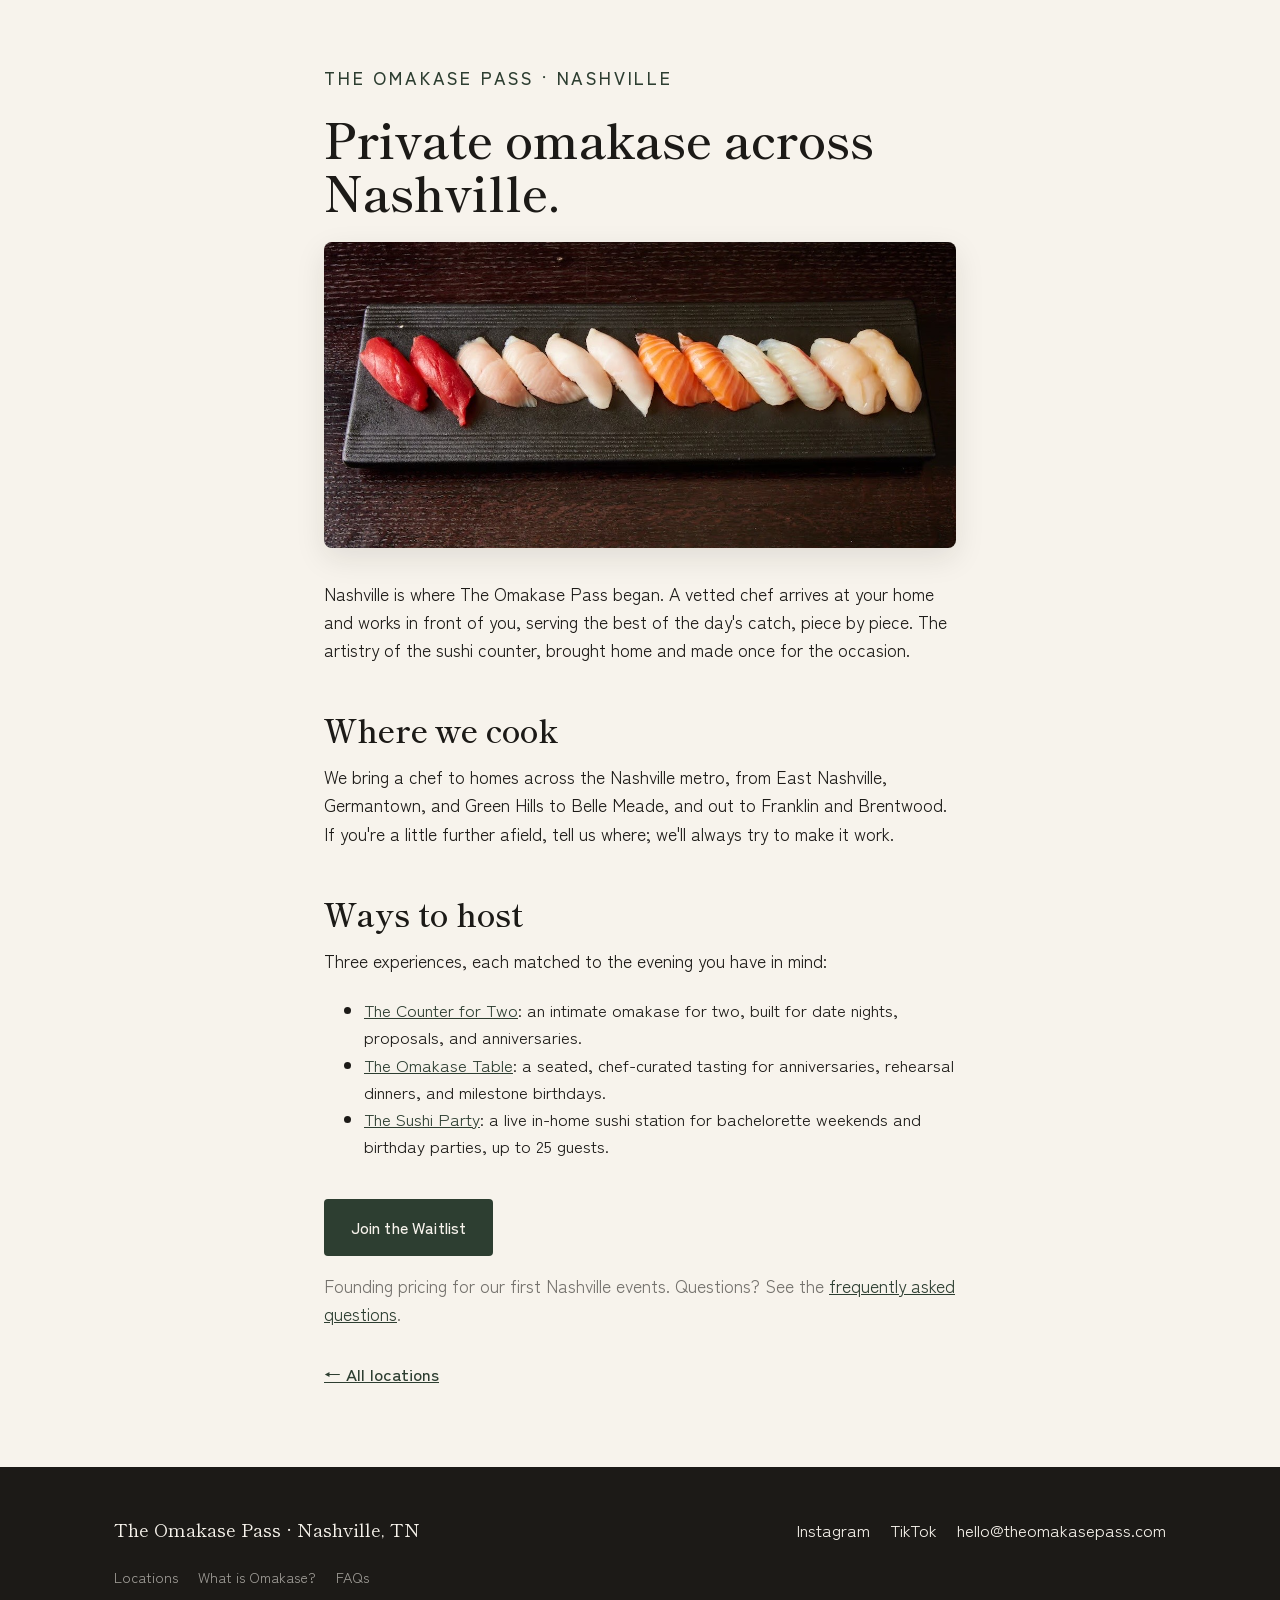
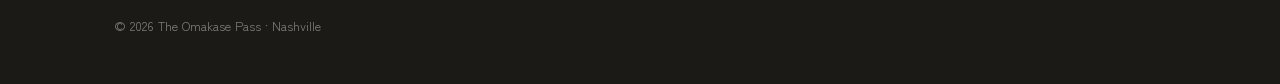
<file: nashville.html>
<!DOCTYPE html>
<html lang="en">
<head>
  <meta charset="UTF-8" />
  <meta name="viewport" content="width=device-width, initial-scale=1.0" />
  <meta name="theme-color" content="#2D3E31" />

  <title>Private Omakase in Nashville: Areas We Serve | The Omakase Pass</title>
  <meta name="description" content="The Omakase Pass brings a private sushi chef and omakase at home across Nashville, Franklin, and Brentwood, for date nights, anniversaries, bachelorettes, and birthdays." />
  <link rel="canonical" href="https://theomakasepass.com/nashville" />

  <meta property="og:type" content="website" />
  <meta property="og:site_name" content="The Omakase Pass" />
  <meta property="og:title" content="Private Omakase in Nashville" />
  <meta property="og:description" content="A private sushi chef at your counter, course by course, across Nashville, Franklin, and Brentwood. The counter comes to your table." />
  <meta property="og:url" content="https://theomakasepass.com/nashville" />
  <meta property="og:image" content="https://theomakasepass.com/images/og.jpg" />

  <link rel="icon" type="image/svg+xml" href="favicon.svg" />
  <link rel="preconnect" href="https://fonts.googleapis.com" />
  <link rel="preconnect" href="https://fonts.gstatic.com" crossorigin />
  <link href="https://fonts.googleapis.com/css2?family=Shippori+Mincho:wght@400;600&family=Zen+Kaku+Gothic+New:wght@400;500&display=swap" rel="stylesheet" />
  <link rel="stylesheet" href="styles.css" />

  <!-- Google Analytics 4 (property "The Omakase Pass") -->
  <script async src="https://www.googletagmanager.com/gtag/js?id=G-955D8J9147"></script>
  <script>
    window.dataLayer = window.dataLayer || [];
    function gtag(){dataLayer.push(arguments);}
    gtag('js', new Date());
    gtag('config', 'G-955D8J9147');
  </script>

  <!-- Service schema scoped to the Nashville metro (a lighter companion to
       the homepage catalog, so this city page has its own entity). -->
  <script type="application/ld+json">
  {
    "@context": "https://schema.org",
    "@type": "Service",
    "name": "The Omakase Pass: Private Omakase in Nashville",
    "serviceType": "Private omakase and sushi chef experiences",
    "description": "Private, in-home omakase and sushi chef experiences across the Nashville metro, including Franklin and Brentwood, for anniversaries, birthdays, bachelorette parties, and rehearsal dinners.",
    "url": "https://theomakasepass.com/nashville",
    "image": "https://theomakasepass.com/images/og.jpg",
    "provider": {
      "@type": "Organization",
      "name": "The Omakase Pass",
      "url": "https://theomakasepass.com"
    },
    "areaServed": [
      { "@type": "City", "name": "Nashville", "containedInPlace": { "@type": "State", "name": "Tennessee" } },
      { "@type": "City", "name": "Franklin", "containedInPlace": { "@type": "State", "name": "Tennessee" } },
      { "@type": "City", "name": "Brentwood", "containedInPlace": { "@type": "State", "name": "Tennessee" } }
    ]
  }
  </script>
</head>

<body>
  <a class="skip-link" href="#content">Skip to content</a>

  <main class="page exp" id="content">
    <p class="eyebrow">The Omakase Pass · Nashville</p>
    <h1>Private omakase across Nashville.</h1>

    <img class="exp__img" src="images/tasting.jpg" width="1200" height="800"
         alt="A multi-course omakase tasting plated course by course by a private chef at an in-home dinner in Nashville" />

    <p class="exp__lede">
      Nashville is where The Omakase Pass began. A vetted chef arrives at your home and works
      in front of you, serving the best of the day's catch, piece by piece. The artistry of
      the sushi counter, brought home and made once for the occasion.
    </p>

    <h2>Where we cook</h2>
    <p>
      We bring a chef to homes across the Nashville metro, from East Nashville, Germantown,
      and Green Hills to Belle Meade, and out to Franklin and Brentwood. If you're a little
      further afield, tell us where; we'll always try to make it work.
    </p>

    <h2>Ways to host</h2>
    <p>
      Three experiences, each matched to the evening you have in mind:
    </p>
    <ul>
      <li><a href="/counter-for-two">The Counter for Two</a>: an intimate omakase for two,
        built for date nights, proposals, and anniversaries.</li>
      <li><a href="/omakase-table">The Omakase Table</a>: a seated, chef-curated tasting for
        anniversaries, rehearsal dinners, and milestone birthdays.</li>
      <li><a href="/sushi-party">The Sushi Party</a>: a live in-home sushi station for
        bachelorette weekends and birthday parties, up to 25 guests.</li>
    </ul>

    <div class="exp__cta">
      <a class="btn btn--primary" href="/#waitlist">Join the Waitlist</a>
      <p class="exp__pricing-note">
        Founding pricing for our first Nashville events. Questions? See the
        <a href="/faqs">frequently asked questions</a>.
      </p>
    </div>

    <a class="back-link" href="/locations">← All locations</a>
  </main>

  <footer class="footer">
    <div class="container footer__inner">
      <p class="footer__brand">The Omakase Pass · Nashville, TN</p>
      <nav class="footer__links" aria-label="Footer">
        <a href="https://instagram.com/omakasepass" target="_blank" rel="noopener">Instagram</a>
        <a href="https://tiktok.com/@omakasepass" target="_blank" rel="noopener">TikTok</a>
        <a href="mailto:hello@theomakasepass.com">hello@theomakasepass.com</a>
      </nav>
      <nav class="footer__quiet" aria-label="More">
        <a href="/locations">Locations</a>
        <a href="/omakase">What is Omakase?</a>
        <a href="/faqs">FAQs</a>
      </nav>
      <p class="footer__copy">© 2026 The Omakase Pass · Nashville</p>
    </div>
  </footer>
</body>
</html>
</file>
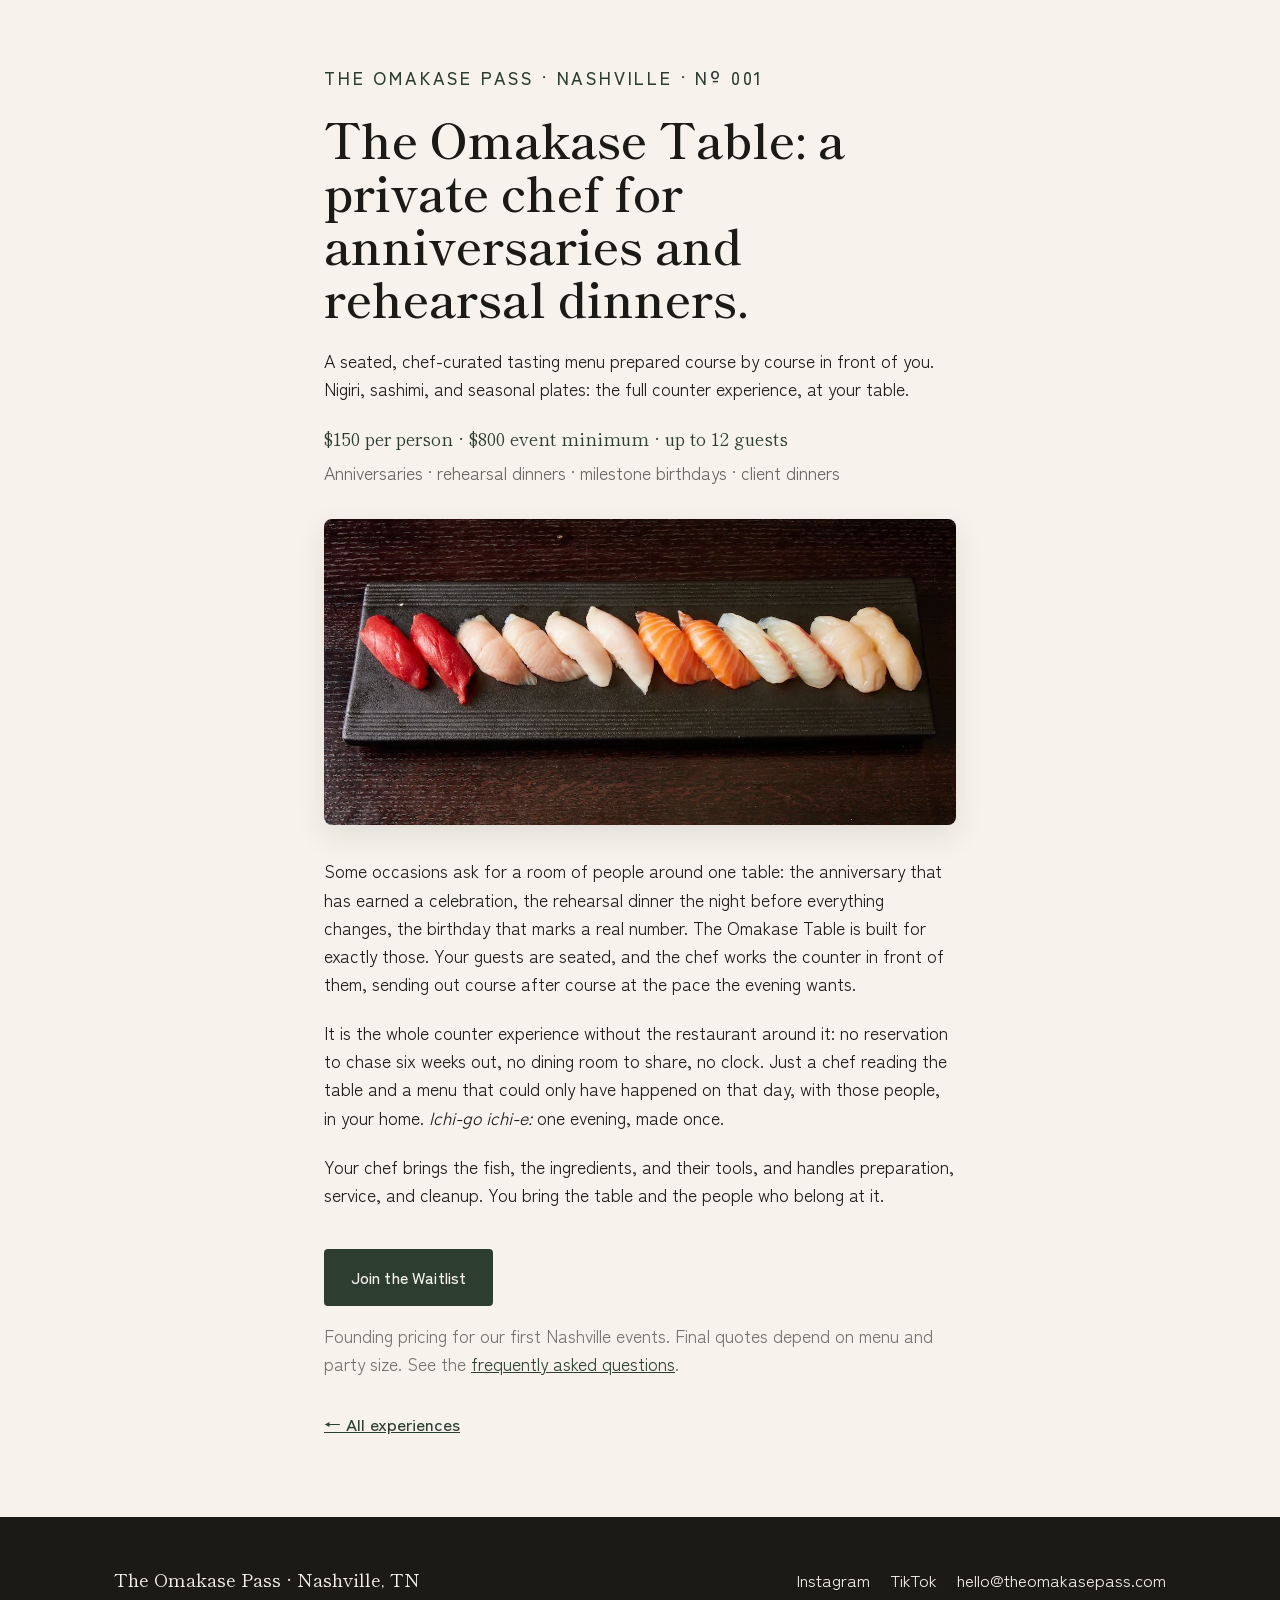
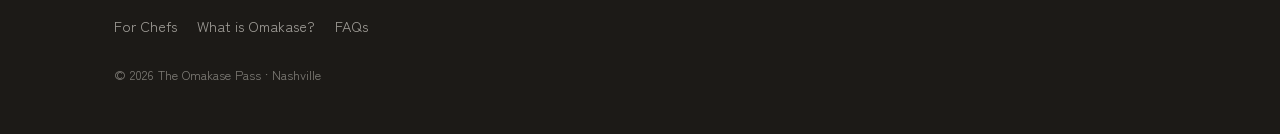
<file: omakase-table.html>
<!DOCTYPE html>
<html lang="en">
<head>
  <meta charset="UTF-8" />
  <meta name="viewport" content="width=device-width, initial-scale=1.0" />
  <meta name="theme-color" content="#2D3E31" />

  <title>Private Omakase Chef for Anniversaries &amp; Rehearsal Dinners in Nashville | The Omakase Pass</title>
  <meta name="description" content="The Omakase Table: a seated, chef-curated omakase tasting at home in Nashville. Made for anniversaries, rehearsal dinners, and milestone birthdays. $150 per person. Join the waitlist." />
  <link rel="canonical" href="https://theomakasepass.com/omakase-table" />

  <meta property="og:type" content="website" />
  <meta property="og:site_name" content="The Omakase Pass" />
  <meta property="og:title" content="The Omakase Table: Private Chef for Anniversaries & Rehearsal Dinners" />
  <meta property="og:description" content="A seated, chef-curated omakase tasting prepared course by course in your home. Anniversaries, rehearsal dinners, milestone birthdays. $150 per person." />
  <meta property="og:url" content="https://theomakasepass.com/omakase-table" />
  <meta property="og:image" content="https://theomakasepass.com/images/tasting.jpg" />

  <link rel="icon" type="image/svg+xml" href="favicon.svg" />
  <link rel="preconnect" href="https://fonts.googleapis.com" />
  <link rel="preconnect" href="https://fonts.gstatic.com" crossorigin />
  <link href="https://fonts.googleapis.com/css2?family=Shippori+Mincho:wght@400;600&family=Zen+Kaku+Gothic+New:wght@400;500&display=swap" rel="stylesheet" />
  <link rel="stylesheet" href="styles.css" />

  <!-- Google Analytics 4 (property "The Omakase Pass") -->
  <script async src="https://www.googletagmanager.com/gtag/js?id=G-955D8J9147"></script>
  <script>
    window.dataLayer = window.dataLayer || [];
    function gtag(){dataLayer.push(arguments);}
    gtag('js', new Date());
    gtag('config', 'G-955D8J9147');
  </script>

  <!-- Service + Offer structured data for this experience -->
  <script type="application/ld+json">
  {
    "@context": "https://schema.org",
    "@type": "Service",
    "name": "The Omakase Table: Seated Private Omakase Tasting",
    "serviceType": "Private seated omakase tasting at home",
    "description": "A seated, chef-curated omakase tasting prepared course by course in your home in Nashville. Made for anniversaries, rehearsal dinners, and milestone birthdays. $150 per person, $800 event minimum, up to 12 guests.",
    "url": "https://theomakasepass.com/omakase-table",
    "image": "https://theomakasepass.com/images/tasting.jpg",
    "provider": {
      "@type": "Organization",
      "name": "The Omakase Pass",
      "url": "https://theomakasepass.com"
    },
    "areaServed": { "@type": "City", "name": "Nashville", "containedInPlace": { "@type": "State", "name": "Tennessee" } },
    "offers": {
      "@type": "Offer",
      "priceCurrency": "USD",
      "priceSpecification": {
        "@type": "UnitPriceSpecification",
        "price": "150",
        "priceCurrency": "USD",
        "unitText": "per person"
      },
      "description": "$150 per person, $800 event minimum, up to 12 guests."
    }
  }
  </script>
</head>

<body>
  <a class="skip-link" href="#content">Skip to content</a>

  <main class="page exp" id="content">
    <p class="eyebrow">The Omakase Pass · Nashville · Nº 001</p>
    <h1>The Omakase Table: a private chef for anniversaries and rehearsal dinners.</h1>

    <p class="exp__lede">
      A seated, chef-curated tasting menu prepared course by course in front of you. Nigiri,
      sashimi, and seasonal plates: the full counter experience, at your table.
    </p>

    <p class="exp__price">$150 per person · $800 event minimum · up to 12 guests</p>
    <p class="exp__note">Anniversaries · rehearsal dinners · milestone birthdays · client dinners</p>

    <img class="exp__img" src="images/tasting.jpg" width="1200" height="800"
         alt="A multi-course omakase tasting plated course by course by a private chef at an in-home dinner in Nashville" />

    <p>
      Some occasions ask for a room of people around one table: the anniversary that has
      earned a celebration, the rehearsal dinner the night before everything changes, the
      birthday that marks a real number. The Omakase Table is built for exactly those. Your
      guests are seated, and the chef works the counter in front of them, sending out course
      after course at the pace the evening wants.
    </p>
    <p>
      It is the whole counter experience without the restaurant around it: no reservation
      to chase six weeks out, no dining room to share, no clock. Just a chef reading the
      table and a menu that could only have happened on that day, with those people, in your
      home. <em>Ichi-go ichi-e:</em> one evening, made once.
    </p>
    <p>
      Your chef brings the fish, the ingredients, and their tools, and handles preparation,
      service, and cleanup. You bring the table and the people who belong at it.
    </p>

    <div class="exp__cta">
      <a class="btn btn--primary" href="/#waitlist" data-scroll>Join the Waitlist</a>
      <p class="exp__pricing-note">
        Founding pricing for our first Nashville events. Final quotes depend on menu and
        party size. See the <a href="/faqs">frequently asked questions</a>.
      </p>
    </div>

    <a class="back-link" href="/#experiences">← All experiences</a>
  </main>

  <footer class="footer">
    <div class="container footer__inner">
      <p class="footer__brand">The Omakase Pass · Nashville, TN</p>
      <nav class="footer__links" aria-label="Footer">
        <a href="https://instagram.com/omakasepass" target="_blank" rel="noopener">Instagram</a>
        <a href="https://tiktok.com/@omakasepass" target="_blank" rel="noopener">TikTok</a>
        <a href="mailto:hello@theomakasepass.com">hello@theomakasepass.com</a>
      </nav>
      <nav class="footer__quiet" aria-label="More">
        <a href="/#chefs">For Chefs</a>
        <a href="/omakase">What is Omakase?</a>
        <a href="/faqs">FAQs</a>
      </nav>
      <p class="footer__copy">© 2026 The Omakase Pass · Nashville</p>
    </div>
  </footer>
</body>
</html>
</file>
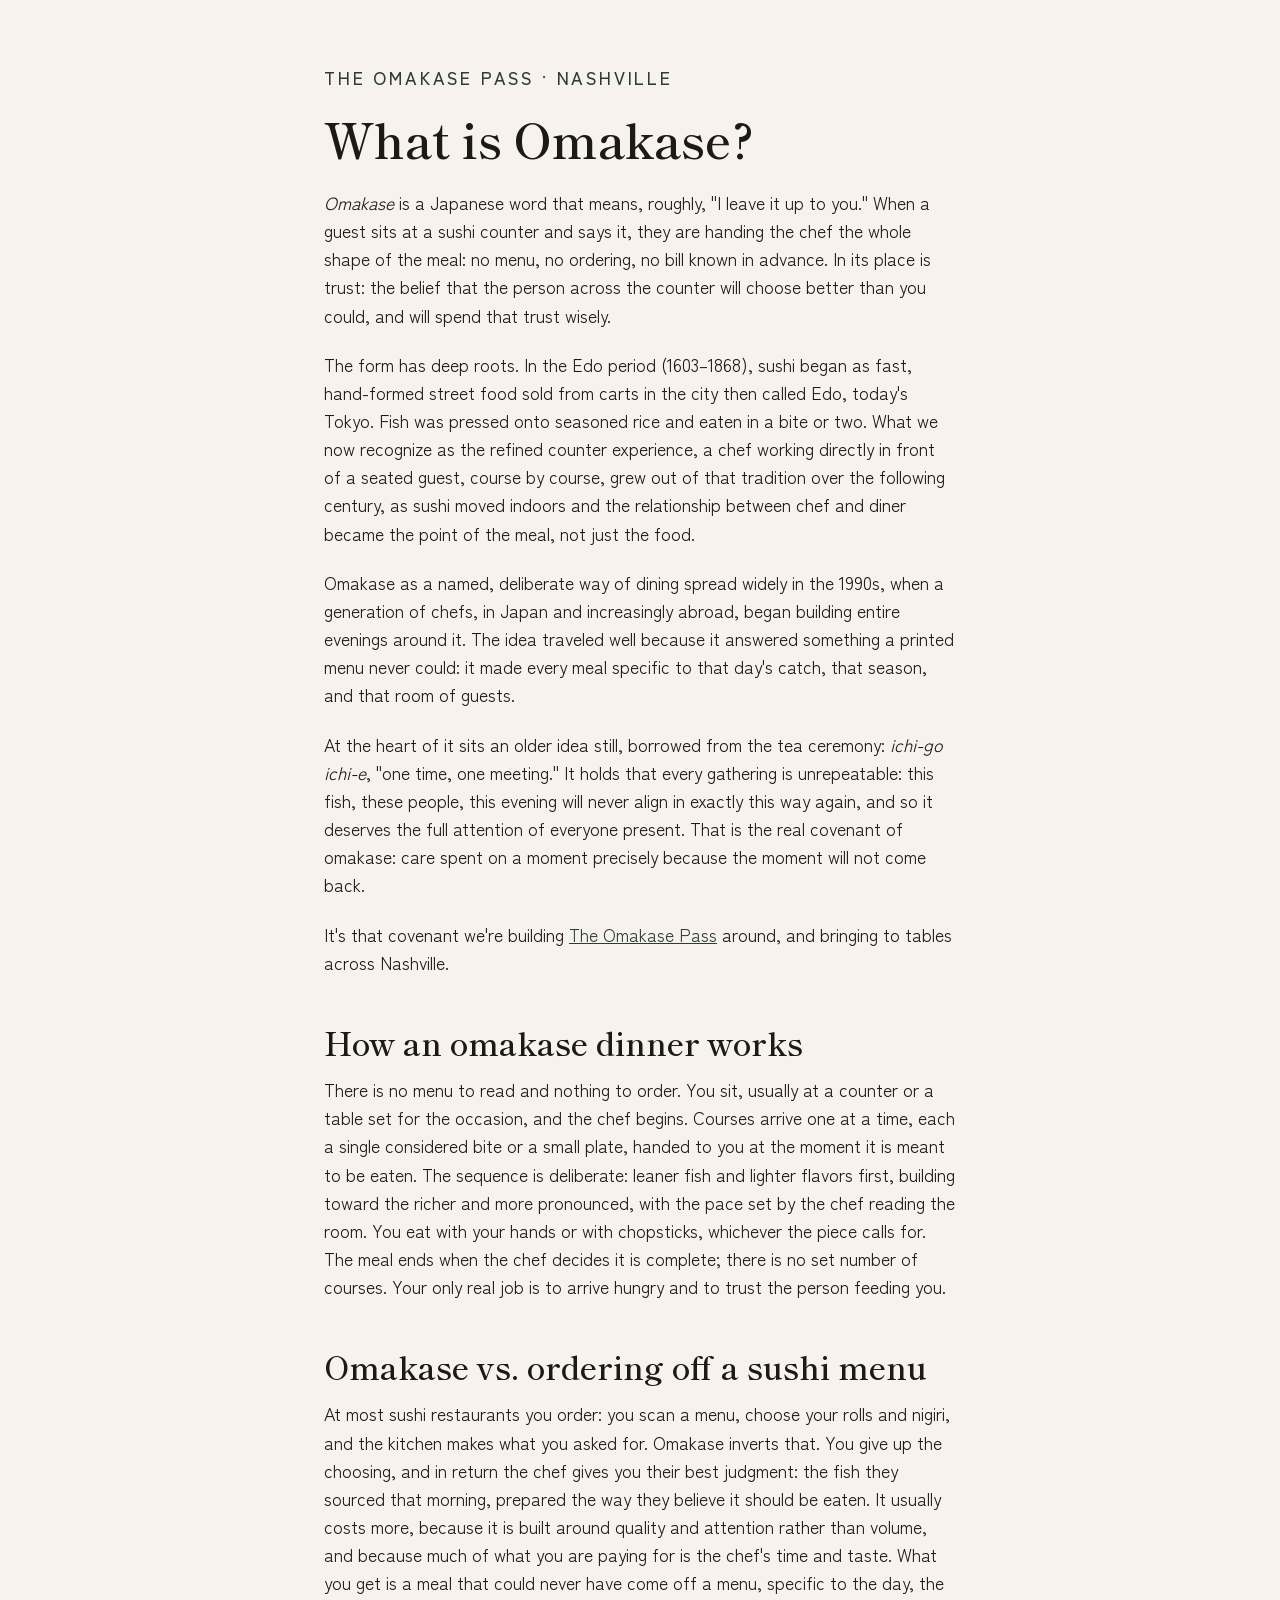
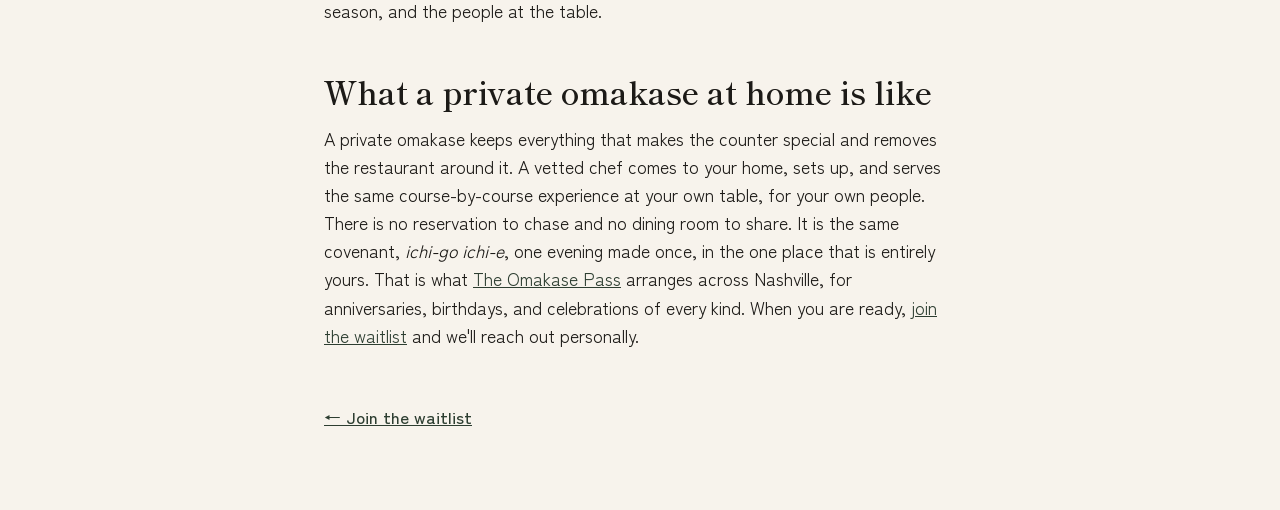
<file: omakase.html>
<!DOCTYPE html>
<html lang="en">
<head>
  <meta charset="UTF-8" />
  <meta name="viewport" content="width=device-width, initial-scale=1.0" />
  <meta name="theme-color" content="#2D3E31" />
  <title>What Is Omakase? History &amp; How It Works | Omakase Pass</title>
  <meta name="description" content="What is omakase? A short guide to what it means, how an omakase dinner works, and the ichi-go ichi-e tradition behind private omakase in Nashville." />
  <link rel="canonical" href="https://theomakasepass.com/omakase" />

  <meta property="og:type" content="article" />
  <meta property="og:title" content="What is Omakase?" />
  <meta property="og:description" content="A short history of omakase and the trust covenant of ichi-go ichi-e." />
  <meta property="og:url" content="https://theomakasepass.com/omakase" />
  <meta property="og:image" content="https://theomakasepass.com/images/og.jpg" />

  <link rel="icon" type="image/svg+xml" href="favicon.svg" />
  <link rel="preconnect" href="https://fonts.googleapis.com" />
  <link rel="preconnect" href="https://fonts.gstatic.com" crossorigin />
  <link href="https://fonts.googleapis.com/css2?family=Shippori+Mincho:wght@400;600&family=Zen+Kaku+Gothic+New:wght@400;500&display=swap" rel="stylesheet" />
  <link rel="stylesheet" href="styles.css" />

  <!-- Google Analytics 4 (property "The Omakase Pass") -->
  <script async src="https://www.googletagmanager.com/gtag/js?id=G-955D8J9147"></script>
  <script>
    window.dataLayer = window.dataLayer || [];
    function gtag(){dataLayer.push(arguments);}
    gtag('js', new Date());
    gtag('config', 'G-955D8J9147');
  </script>
</head>

<body>
  <a class="skip-link" href="#content">Skip to content</a>

  <article class="page" id="content">
    <p class="eyebrow">The Omakase Pass · Nashville</p>
    <h1>What is Omakase?</h1>

    <p>
      <em>Omakase</em> is a Japanese word that means, roughly, "I leave it up to you."
      When a guest sits at a sushi counter and says it, they are handing the chef the
      whole shape of the meal: no menu, no ordering, no bill known in advance. In its
      place is trust: the belief that the person across the counter will choose better
      than you could, and will spend that trust wisely.
    </p>

    <p>
      The form has deep roots. In the Edo period (1603–1868), sushi began as fast,
      hand-formed street food sold from carts in the city then called Edo, today's
      Tokyo. Fish was pressed onto seasoned rice and eaten in a bite or two. What we now
      recognize as the refined counter experience, a chef working directly in front of a
      seated guest, course by course, grew out of that tradition over the following
      century, as sushi moved indoors and the relationship between chef and diner became
      the point of the meal, not just the food.
    </p>

    <p>
      Omakase as a named, deliberate way of dining spread widely in the 1990s, when a
      generation of chefs, in Japan and increasingly abroad, began building entire
      evenings around it. The idea traveled well because it answered something a printed
      menu never could: it made every meal specific to that day's catch, that season, and
      that room of guests.
    </p>

    <p>
      At the heart of it sits an older idea still, borrowed from the tea ceremony:
      <em>ichi-go ichi-e</em>, "one time, one meeting." It holds that every gathering is
      unrepeatable: this fish, these people, this evening will never align in exactly
      this way again, and so it deserves the full attention of everyone present. That is
      the real covenant of omakase: care spent on a
      moment precisely because the moment will not come back.
    </p>

    <p>
      It's that covenant we're building <a href="/">The Omakase Pass</a> around,
      and bringing to tables across Nashville.
    </p>

    <h2>How an omakase dinner works</h2>
    <p>
      There is no menu to read and nothing to order. You sit, usually at a counter or a
      table set for the occasion, and the chef begins. Courses arrive one at a time, each a
      single considered bite or a small plate, handed to you at the moment it is meant to be
      eaten. The sequence is deliberate: leaner fish and lighter flavors first, building
      toward the richer and more pronounced, with the pace set by the chef reading the room.
      You eat with your hands or with chopsticks, whichever the piece calls for. The meal
      ends when the chef decides it is complete; there is no set number of courses. Your
      only real job is to arrive hungry and to trust the person feeding you.
    </p>

    <h2>Omakase vs. ordering off a sushi menu</h2>
    <p>
      At most sushi restaurants you order: you scan a menu, choose your rolls and nigiri,
      and the kitchen makes what you asked for. Omakase inverts that. You give up the
      choosing, and in return the chef gives you their best judgment: the fish they sourced
      that morning, prepared the way they believe it should be eaten. It usually costs more,
      because it is built around quality and attention rather than volume, and because much
      of what you are paying for is the chef's time and taste. What you get is a meal that
      could never have come off a menu, specific to the day, the season, and the people at
      the table.
    </p>

    <h2>What a private omakase at home is like</h2>
    <p>
      A private omakase keeps everything that makes the counter special and removes the
      restaurant around it. A vetted chef comes to your home, sets up, and serves the same
      course-by-course experience at your own table, for your own people. There is no
      reservation to chase and no dining room to share. It is the same covenant,
      <em>ichi-go ichi-e</em>, one evening made once, in the one place that is entirely
      yours. That is what <a href="/">The Omakase Pass</a> arranges across
      Nashville, for anniversaries, birthdays, and celebrations of every kind. When you are
      ready, <a href="/#waitlist">join the waitlist</a> and we'll reach out
      personally.
    </p>

    <a class="back-link" href="/#waitlist">← Join the waitlist</a>
  </article>
</body>
</html>
</file>
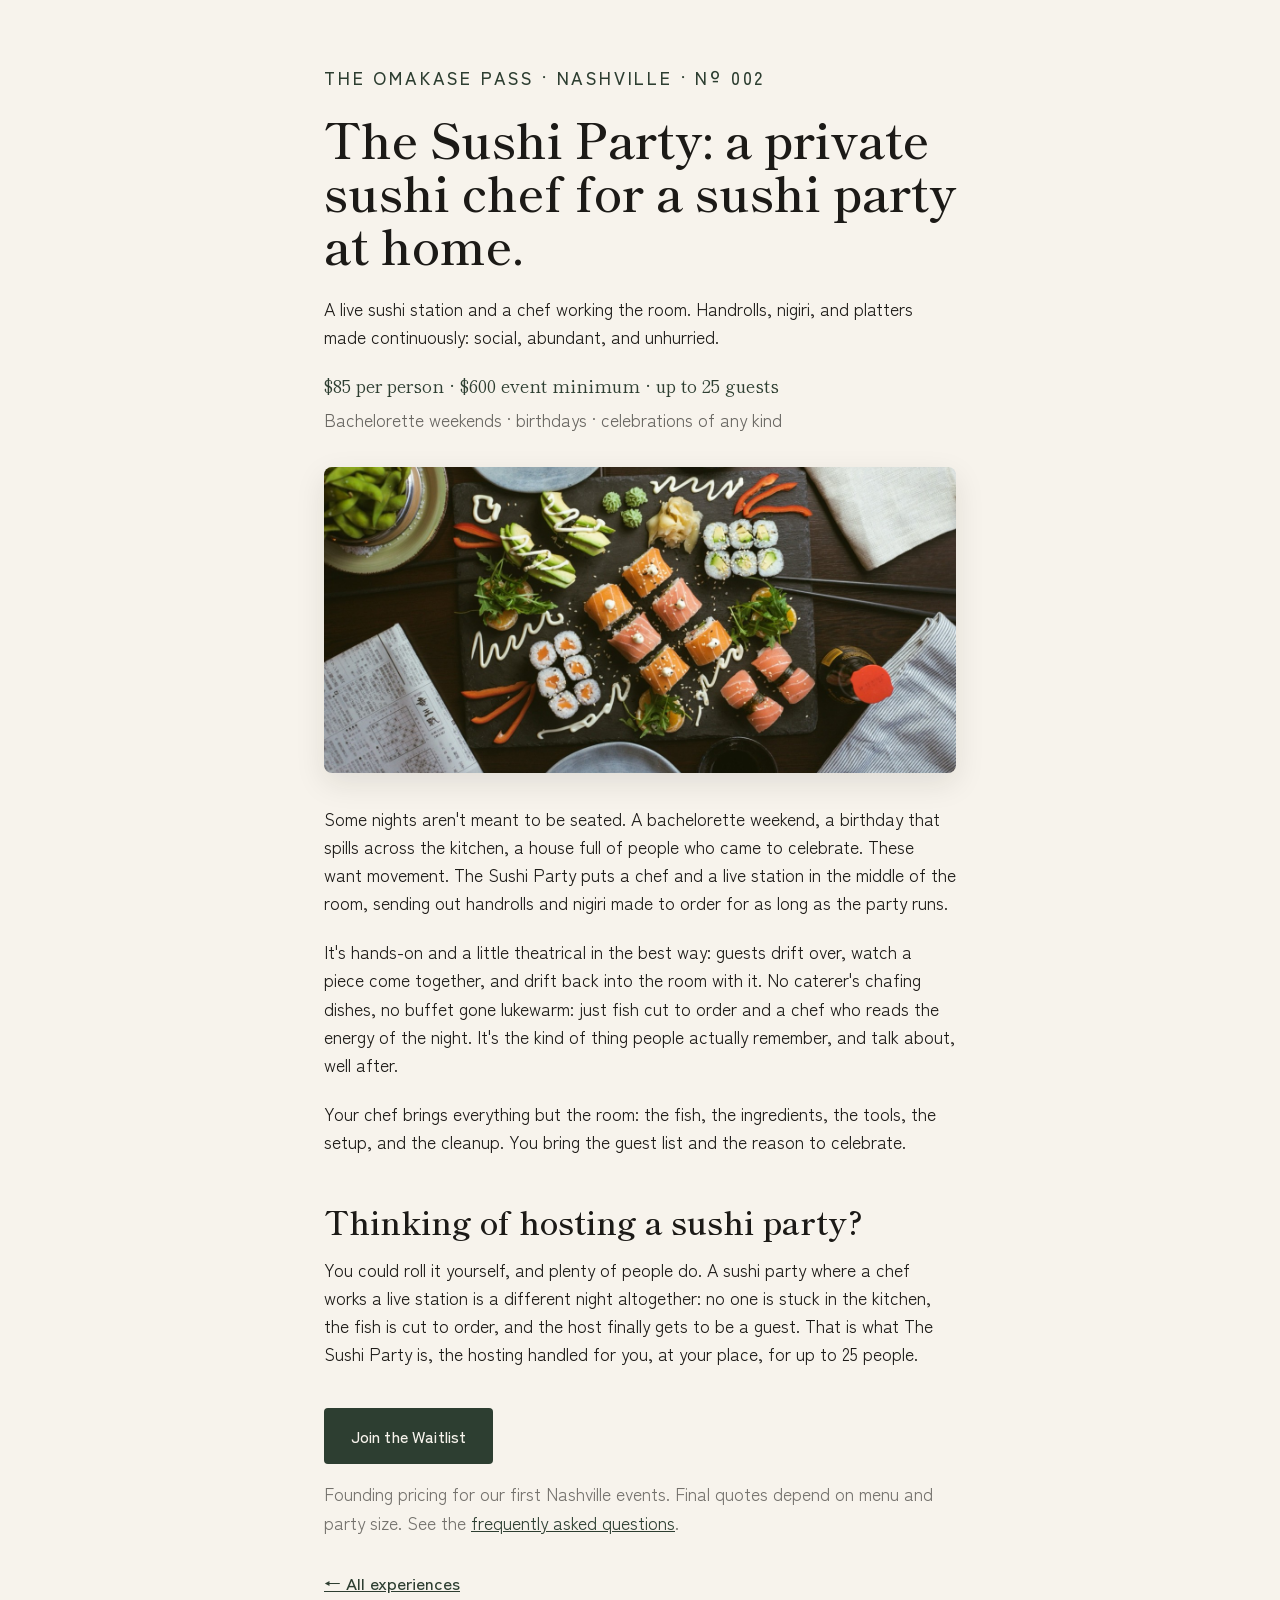
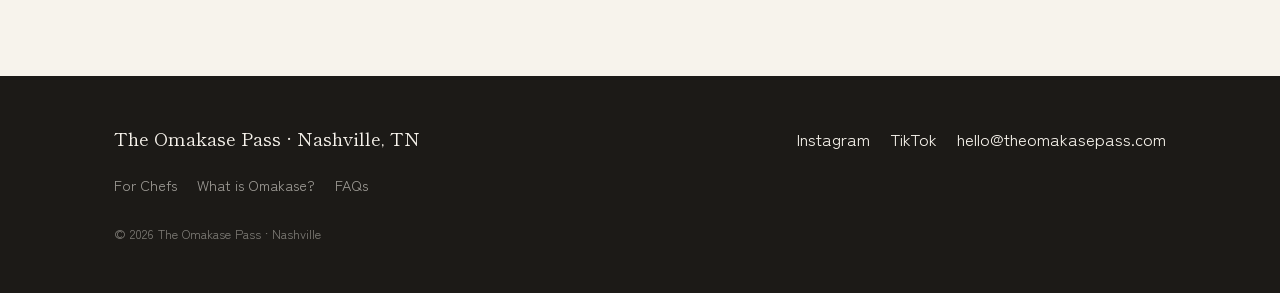
<file: sushi-party.html>
<!DOCTYPE html>
<html lang="en">
<head>
  <meta charset="UTF-8" />
  <meta name="viewport" content="width=device-width, initial-scale=1.0" />
  <meta name="theme-color" content="#2D3E31" />

  <title>Sushi Party at Home: Hire a Private Sushi Chef in Nashville | The Omakase Pass</title>
  <meta name="description" content="Hosting a sushi party at home in Nashville? Hire a private sushi chef for a live station: handrolls and nigiri made to order for up to 25 guests. Bachelorettes, birthdays. $85 per person." />
  <link rel="canonical" href="https://theomakasepass.com/sushi-party" />

  <meta property="og:type" content="website" />
  <meta property="og:site_name" content="The Omakase Pass" />
  <meta property="og:title" content="Sushi Party at Home: Hire a Private Sushi Chef in Nashville" />
  <meta property="og:description" content="A private sushi chef works a live station at your place: handrolls and nigiri made to order. The done-for-you sushi party at home, up to 25 guests." />
  <meta property="og:url" content="https://theomakasepass.com/sushi-party" />
  <meta property="og:image" content="https://theomakasepass.com/images/party.jpg" />

  <link rel="icon" type="image/svg+xml" href="favicon.svg" />
  <link rel="preconnect" href="https://fonts.googleapis.com" />
  <link rel="preconnect" href="https://fonts.gstatic.com" crossorigin />
  <link href="https://fonts.googleapis.com/css2?family=Shippori+Mincho:wght@400;600&family=Zen+Kaku+Gothic+New:wght@400;500&display=swap" rel="stylesheet" />
  <link rel="stylesheet" href="styles.css" />

  <!-- Google Analytics 4 (property "The Omakase Pass") -->
  <script async src="https://www.googletagmanager.com/gtag/js?id=G-955D8J9147"></script>
  <script>
    window.dataLayer = window.dataLayer || [];
    function gtag(){dataLayer.push(arguments);}
    gtag('js', new Date());
    gtag('config', 'G-955D8J9147');
  </script>

  <!-- Service + Offer structured data for this experience -->
  <script type="application/ld+json">
  {
    "@context": "https://schema.org",
    "@type": "Service",
    "name": "The Sushi Party: Hire a Private Sushi Chef at Home",
    "serviceType": "Private sushi chef for a sushi party at home",
    "description": "Hire a private sushi chef for a sushi party at home in Nashville. A live station with handrolls, nigiri, and platters made to order. Built for bachelorette weekends and birthday parties. $85 per person, $600 event minimum, up to 25 guests.",
    "url": "https://theomakasepass.com/sushi-party",
    "image": "https://theomakasepass.com/images/party.jpg",
    "provider": {
      "@type": "Organization",
      "name": "The Omakase Pass",
      "url": "https://theomakasepass.com"
    },
    "areaServed": { "@type": "City", "name": "Nashville", "containedInPlace": { "@type": "State", "name": "Tennessee" } },
    "offers": {
      "@type": "Offer",
      "priceCurrency": "USD",
      "priceSpecification": {
        "@type": "UnitPriceSpecification",
        "price": "85",
        "priceCurrency": "USD",
        "unitText": "per person"
      },
      "description": "$85 per person, $600 event minimum, up to 25 guests."
    }
  }
  </script>
</head>

<body>
  <a class="skip-link" href="#content">Skip to content</a>

  <main class="page exp" id="content">
    <p class="eyebrow">The Omakase Pass · Nashville · Nº 002</p>
    <h1>The Sushi Party: a private sushi chef for a sushi party at home.</h1>

    <p class="exp__lede">
      A live sushi station and a chef working the room. Handrolls, nigiri, and platters made
      continuously: social, abundant, and unhurried.
    </p>

    <p class="exp__price">$85 per person · $600 event minimum · up to 25 guests</p>
    <p class="exp__note">Bachelorette weekends · birthdays · celebrations of any kind</p>

    <img class="exp__img" src="images/party.jpg" width="1800" height="1012"
         alt="A private sushi chef preparing handrolls at a live in-home sushi party in Nashville" />

    <p>
      Some nights aren't meant to be seated. A bachelorette weekend, a birthday that spills
      across the kitchen, a house full of people who came to celebrate. These want movement.
      The Sushi Party puts a chef and a live station in the middle of the room, sending out
      handrolls and nigiri made to order for as long as the party runs.
    </p>
    <p>
      It's hands-on and a little theatrical in the best way: guests drift over, watch a piece
      come together, and drift back into the room with it. No caterer's chafing dishes, no
      buffet gone lukewarm: just fish cut to order and a chef who reads the energy of the
      night. It's the kind of thing people actually remember, and talk about, well after.
    </p>
    <p>
      Your chef brings everything but the room: the fish, the ingredients, the tools, the
      setup, and the cleanup. You bring the guest list and the reason to celebrate.
    </p>

    <h2>Thinking of hosting a sushi party?</h2>
    <p>
      You could roll it yourself, and plenty of people do. A sushi party where a chef works a
      live station is a different night altogether: no one is stuck in the kitchen, the fish is
      cut to order, and the host finally gets to be a guest. That is what The Sushi Party is,
      the hosting handled for you, at your place, for up to 25 people.
    </p>

    <div class="exp__cta">
      <a class="btn btn--primary" href="/#waitlist" data-scroll>Join the Waitlist</a>
      <p class="exp__pricing-note">
        Founding pricing for our first Nashville events. Final quotes depend on menu and
        party size. See the <a href="/faqs">frequently asked questions</a>.
      </p>
    </div>

    <a class="back-link" href="/#experiences">← All experiences</a>
  </main>

  <footer class="footer">
    <div class="container footer__inner">
      <p class="footer__brand">The Omakase Pass · Nashville, TN</p>
      <nav class="footer__links" aria-label="Footer">
        <a href="https://instagram.com/omakasepass" target="_blank" rel="noopener">Instagram</a>
        <a href="https://tiktok.com/@omakasepass" target="_blank" rel="noopener">TikTok</a>
        <a href="mailto:hello@theomakasepass.com">hello@theomakasepass.com</a>
      </nav>
      <nav class="footer__quiet" aria-label="More">
        <a href="/#chefs">For Chefs</a>
        <a href="/omakase">What is Omakase?</a>
        <a href="/faqs">FAQs</a>
      </nav>
      <p class="footer__copy">© 2026 The Omakase Pass · Nashville</p>
    </div>
  </footer>
</body>
</html>
</file>
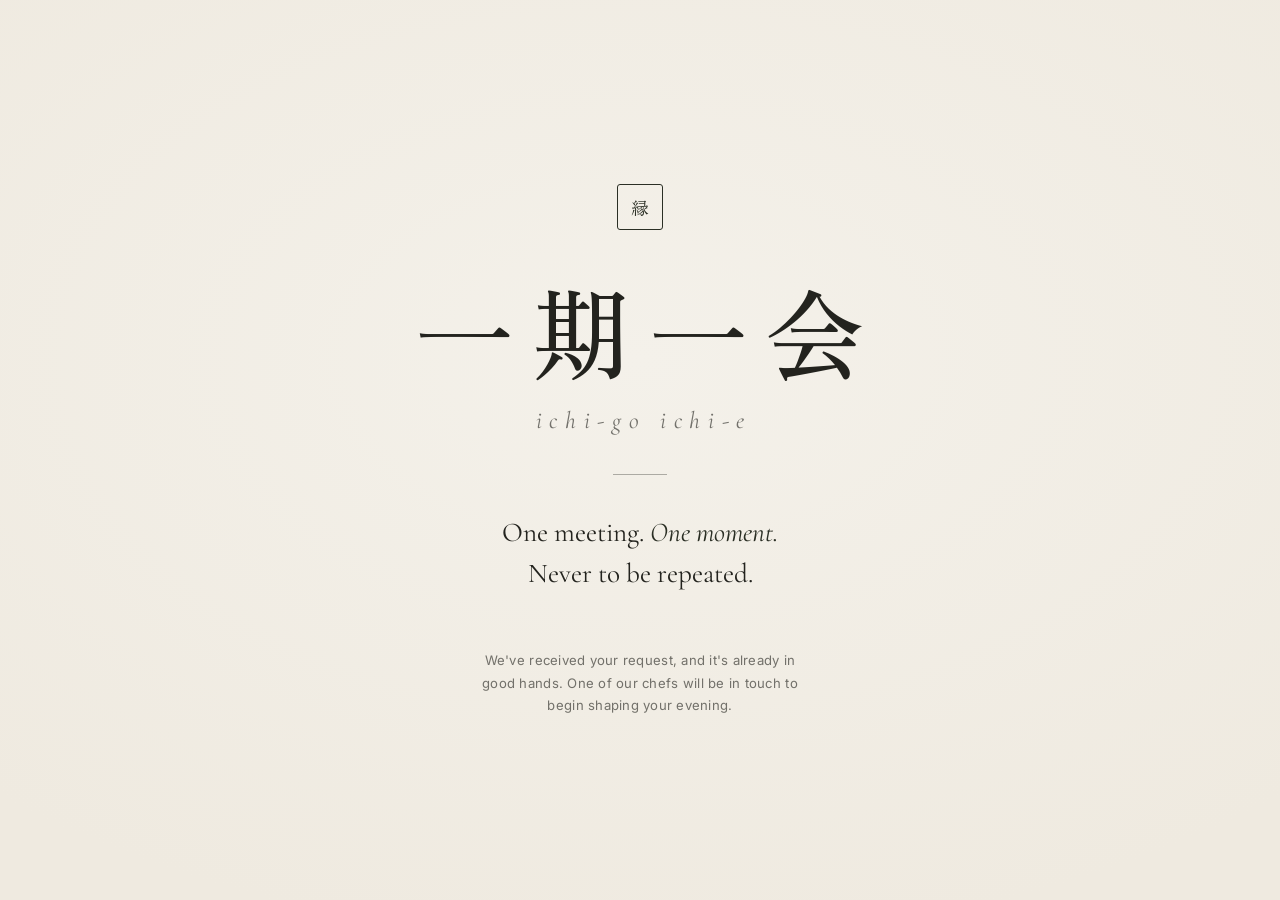
<file: thanks.html>
<!DOCTYPE html>
<html lang="en">
<head>
<meta charset="UTF-8">
<meta name="viewport" content="width=device-width, initial-scale=1.0">
<title>Thank you · The Omakase Pass</title>
<meta name="robots" content="noindex, nofollow">
<meta name="referrer" content="no-referrer">
<link rel="preconnect" href="https://fonts.googleapis.com">
<link rel="preconnect" href="https://fonts.gstatic.com" crossorigin>
<link href="https://fonts.googleapis.com/css2?family=Cormorant+Garamond:ital,wght@0,400;0,500;1,400&family=Zen+Old+Mincho:wght@400;500&family=Inter:wght@400;500&display=swap" rel="stylesheet">
<style>
  :root {
    --paper: #f4f1ea;         /* site cream ground */
    --paper-warm: #efeae0;    /* faint warmth for the radial */
    --ink: #23231e;           /* warm near-black text */
    --ink-dim: rgba(35, 35, 30, 0.62);
    --ink-faint: rgba(35, 35, 30, 0.34);
    --forest: #2b2f25;        /* site's deep olive-green accent */
    --forest-soft: rgba(43, 47, 37, 0.4);
    --serif: 'Cormorant Garamond', Georgia, serif;
    --mincho: 'Zen Old Mincho', serif;
    --sans: 'Inter', system-ui, sans-serif;
  }

  * { margin: 0; padding: 0; box-sizing: border-box; }

  html, body { height: 100%; }

  body {
    background: var(--paper);
    color: var(--ink);
    font-family: var(--serif);
    min-height: 100vh;
    display: flex;
    align-items: center;
    justify-content: center;
    overflow: hidden;
    position: relative;
  }

  /* barely-there radial warmth on the cream, like light on paper */
  body::before {
    content: "";
    position: absolute;
    inset: 0;
    background: radial-gradient(ellipse 75% 65% at 50% 40%, var(--paper) 0%, var(--paper-warm) 100%);
    z-index: 0;
  }

  .stage {
    position: relative;
    z-index: 1;
    text-align: center;
    padding: 2rem 1.5rem;
    max-width: 640px;
    width: 100%;
  }

  /* seal mark */
  .seal {
    display: inline-flex;
    align-items: center;
    justify-content: center;
    width: 46px;
    height: 46px;
    border: 1px solid var(--forest);
    color: var(--forest);
    font-family: var(--mincho);
    font-size: 1.1rem;
    border-radius: 3px;
    margin-bottom: 3.2rem;
    opacity: 0;
    animation: fade 0.7s ease forwards;
    animation-delay: 0.1s;
  }

  .kanji {
    font-family: var(--mincho);
    font-size: clamp(3.4rem, 12vw, 6.2rem);
    font-weight: 500;
    letter-spacing: 0.18em;
    line-height: 1;
    /* nudge right to visually center despite letter-spacing on last glyph */
    text-indent: 0.18em;
    color: var(--ink);
    opacity: 0;
    animation: rise 1s cubic-bezier(0.2, 0.8, 0.2, 1) forwards;
    animation-delay: 0.35s;
  }

  .romaji {
    font-family: var(--serif);
    font-style: italic;
    font-size: clamp(1.15rem, 3.5vw, 1.5rem);
    letter-spacing: 0.32em;
    text-indent: 0.32em;
    color: var(--ink-dim);
    margin-top: 1.6rem;
    text-transform: lowercase;
    opacity: 0;
    animation: fade 0.8s ease forwards;
    animation-delay: 0.9s;
  }

  .rule {
    width: 0;
    height: 1px;
    background: var(--ink-faint);
    margin: 2.4rem auto;
    animation: grow 0.7s ease forwards;
    animation-delay: 1.25s;
  }

  .meaning {
    font-size: clamp(1.25rem, 4vw, 1.7rem);
    font-weight: 400;
    line-height: 1.5;
    color: var(--ink);
    max-width: 30ch;
    margin: 0 auto;
    opacity: 0;
    animation: fade 0.9s ease forwards;
    animation-delay: 1.5s;
  }

  .meaning .accent { color: var(--forest); font-style: italic; }

  .confirm {
    font-family: var(--sans);
    font-size: 0.82rem;
    font-weight: 400;
    letter-spacing: 0.02em;
    line-height: 1.7;
    color: var(--ink-dim);
    max-width: 40ch;
    margin: 3.4rem auto 0;
    opacity: 0;
    animation: fade 0.9s ease forwards;
    animation-delay: 1.9s;
  }

  .signoff {
    font-family: var(--sans);
    font-size: 0.7rem;
    letter-spacing: 0.24em;
    text-transform: uppercase;
    color: var(--paper-faint);
    margin-top: 3rem;
    opacity: 0;
    animation: fade 2s ease forwards;
    animation-delay: 4s;
  }

  @keyframes fade { to { opacity: 1; } }
  @keyframes rise {
    from { opacity: 0; transform: translateY(18px); }
    to   { opacity: 1; transform: translateY(0); }
  }
  @keyframes grow { to { width: 54px; } }

  @media (prefers-reduced-motion: reduce) {
    .seal, .kanji, .romaji, .rule, .meaning, .confirm, .signoff {
      animation: none;
      opacity: 1;
    }
    .rule { width: 54px; }
    .kanji { transform: none; }
  }
</style>
</head>
<body>
  <main class="stage">
    <div class="seal" aria-hidden="true">縁</div>
    <div class="kanji" lang="ja">一期一会</div>
    <div class="romaji">ichi-go&nbsp;ichi-e</div>
    <div class="rule" aria-hidden="true"></div>
    <p class="meaning">One meeting. <span class="accent">One moment.</span><br>Never to be repeated.</p>
    <p class="confirm">
      We've received your request, and it's already in good hands.
      One of our chefs will be in touch to begin shaping your evening.
    </p>
  </main>
</body>
</html>
</file>
<file: styles.css>
/* ============================================================
   THE OMAKASE PASS — styles.css
   Mobile-first (~390px), then enhanced for desktop.
   ============================================================ */

/* ---- 1. DESIGN TOKENS -------------------------------------- */
:root {
  --rice: #F7F3EC;        /* warm rice-white — page background */
  --ink: #1C1A17;         /* near-black — primary text */
  --forest: #2D3E31;      /* deep pine green — accent, buttons, links */
  --forest-deep: #1F2B22; /* hover states, dark sections */
  --vermillion: #B5442E;  /* muted red — hanko "sun" stamp detail ONLY */
  --stone: #E8E2D6;       /* warm light grey — cards, dividers */

  --font-display: "Shippori Mincho", Georgia, "Times New Roman", serif;
  --font-body: "Zen Kaku Gothic New", system-ui, -apple-system, sans-serif;

  --maxw: 1100px;         /* outer content width on desktop */
  --prosew: 680px;        /* narrow width for reading blocks */

  --shadow-card: 0 10px 30px rgba(28, 26, 23, 0.10);
}

/* ---- 2. RESET / BASE --------------------------------------- */
*,
*::before,
*::after { box-sizing: border-box; }

html { scroll-behavior: smooth; }

body {
  margin: 0;
  overflow-x: hidden;
  background: var(--rice);
  color: var(--ink);
  font-family: var(--font-body);
  font-size: 1.0625rem;   /* ~17px */
  line-height: 1.6;
  -webkit-font-smoothing: antialiased;
  text-rendering: optimizeLegibility;
}

img { max-width: 100%; display: block; }

h1, h2, h3 {
  font-family: var(--font-display);
  font-weight: 600;
  line-height: 1.1;
  margin: 0;
}

p { margin: 0 0 1.2em; }
p:last-child { margin-bottom: 0; }

a { color: var(--forest); }

/* Visible keyboard focus for everyone using Tab */
:focus-visible {
  outline: 3px solid var(--forest);
  outline-offset: 3px;
  border-radius: 2px;
}

/* Skip link — hidden until focused */
.skip-link {
  position: absolute;
  left: -9999px;
  top: 0;
  background: var(--forest);
  color: var(--rice);
  padding: 0.75rem 1rem;
  z-index: 100;
  text-decoration: none;
  border-radius: 0 0 6px 0;
}
.skip-link:focus { left: 0; }

/* ---- 3. LAYOUT HELPERS ------------------------------------- */
.container {
  width: 100%;
  max-width: var(--maxw);
  margin-inline: auto;
  padding-inline: 1.5rem;
}

.section { padding: 4.5rem 0; }

.prose {
  max-width: var(--prosew);
  margin-inline: auto;
  padding-inline: 1.5rem;
}

.eyebrow {
  font-size: 0.75rem;
  font-weight: 500;
  letter-spacing: 0.16em;
  text-transform: uppercase;
  color: var(--forest);
  margin-bottom: 1.25rem;
}
.eyebrow--light { color: var(--stone); opacity: 0.85; }

/* ---- 4. BUTTONS -------------------------------------------- */
.btn {
  display: inline-block;
  font-family: var(--font-body);
  font-weight: 500;
  font-size: 1rem;
  letter-spacing: 0.01em;
  text-decoration: none;
  cursor: pointer;
  border: 1px solid transparent;
  border-radius: 4px;
  padding: 0.9rem 1.6rem;
  transition: background-color 0.18s ease, transform 0.18s ease, border-color 0.18s ease;
}

.btn--primary {
  background: var(--forest);
  color: var(--rice);
}
.btn--primary:hover {
  background: var(--forest-deep);
  transform: translateY(-1px);
}
.btn--primary:active { transform: translateY(0); }
.btn--primary:disabled {
  opacity: 0.55;
  cursor: not-allowed;
  transform: none;
}

/* Light-on-dark ghost button (used in the For Chefs dark section) */
.btn--ghost-light {
  background: transparent;
  color: var(--rice);
  border-color: rgba(247, 243, 236, 0.5);
}
.btn--ghost-light:hover {
  background: rgba(247, 243, 236, 0.08);
  border-color: var(--rice);
  transform: translateY(-1px);
}

.btn--full { width: 100%; text-align: center; }

/* ============================================================
   5. HERO
   ============================================================ */
.hero {
  position: relative;
  min-height: 100svh;
  display: flex;
  flex-direction: column;
  justify-content: flex-end;
  overflow: hidden;
  color: var(--rice);
}

/* Background image sits behind everything. A dark indigo fallback
   shows through until /images/hero.jpg is supplied. */
.hero__bg {
  position: absolute;
  inset: 0;
  background-color: var(--forest-deep);
  background-image: url("images/hero.jpg");
  background-size: cover;
  background-position: center;
  z-index: 0;
}

/* Gradient overlay keeps text readable over the photo */
.hero__overlay {
  position: absolute;
  inset: 0;
  background: linear-gradient(
    105deg,
    rgba(28, 26, 23, 0.88) 0%,
    rgba(28, 26, 23, 0.62) 38%,
    rgba(28, 26, 23, 0.25) 68%,
    rgba(28, 26, 23, 0.10) 100%
  );
  z-index: 1;
}

.hero__inner {
  position: relative;
  z-index: 2;
  width: 100%;
  max-width: var(--maxw);
  margin-inline: auto;
  padding: 1.5rem 1.5rem 3rem;
  flex: 1;
  display: flex;
  flex-direction: column;
  justify-content: flex-start;
}

.wordmark {
  font-family: var(--font-display);
  font-weight: 600;
  font-size: 0.95rem;
  letter-spacing: 0.14em;
  text-transform: uppercase;
  padding-top: 1rem;
}

/* Top bar: wordmark on the left, menu button on the right */
.hero__topbar {
  display: flex;
  align-items: flex-start;
  justify-content: space-between;
  gap: 1rem;
}

/* ---- SITE MENU (hero, top-right) ---- */
.menu { position: relative; }

.menu__btn {
  appearance: none;
  -webkit-appearance: none;
  background: transparent;
  border: 0;
  color: var(--rice);
  font-family: var(--font-body);
  font-weight: 500;
  font-size: 0.8rem;
  letter-spacing: 0.18em;
  text-transform: uppercase;
  cursor: pointer;
  padding: 1rem 0 0.35rem;
  display: inline-flex;
  align-items: center;
  gap: 0.5rem;
}
.menu__chevron {
  transition: transform 0.2s ease;
}
.menu__btn[aria-expanded="true"] .menu__chevron {
  transform: rotate(180deg);
}

.menu__panel {
  position: absolute;
  top: calc(100% + 0.4rem);
  right: 0;
  min-width: 190px;
  margin: 0;
  padding: 0.4rem 0;
  list-style: none;
  background: var(--rice);
  border-radius: 8px;
  box-shadow: var(--shadow-card);
  z-index: 20;
}
.menu__panel[hidden] { display: none; }
.menu__panel li { margin: 0; }
.menu__panel a {
  display: block;
  padding: 0.6rem 1.2rem;
  color: var(--ink);
  text-decoration: none;
  font-family: var(--font-body);
  font-size: 0.95rem;
  letter-spacing: 0;
  text-transform: none;
}
.menu__panel a:hover,
.menu__panel a:focus-visible {
  background: var(--stone);
  color: var(--forest);
}

@media (prefers-reduced-motion: reduce) {
  .menu__chevron { transition: none; }
}

.hero__content {
  width: 100%;
  max-width: 620px;
  margin-top: auto;
  margin-bottom: auto;
}

.hero__eyebrow {
  font-family: var(--font-body);
  font-size: 0.75rem;
  font-weight: 500;
  letter-spacing: 0.18em;
  text-transform: uppercase;
  color: rgba(247, 243, 236, 0.82);
  margin-bottom: 1.25rem;
}

.hero__headline {
  font-size: clamp(1.9rem, 7.5vw, 4.5rem);
  font-weight: 600;
  margin-bottom: 1.1rem;
}

.hero__subhead {
  font-size: 1.075rem;
  line-height: 1.55;
  max-width: 34em;
  margin-bottom: 1.8rem;
  color: rgba(247, 243, 236, 0.92);
}

/* Scroll cue — a thin descending line */
.scroll-cue {
  position: absolute;
  bottom: 1.4rem;
  left: 50%;
  transform: translateX(-50%);
  z-index: 3;
  display: block;
  width: 24px;
  height: 40px;
}
.scroll-cue__line {
  display: block;
  width: 1px;
  height: 100%;
  margin-inline: auto;
  background: rgba(247, 243, 236, 0.6);
}

/* ============================================================
   6. PROPOSITION
   ============================================================ */
.proposition { padding-top: 5.5rem; padding-bottom: 5.5rem; }
.proposition p { font-size: 1.15rem; }
.proposition em { font-style: italic; }

/* ============================================================
   7. EXPERIENCES — the two Pass / ticket cards
   ============================================================ */
.experiences { background: var(--rice); }

/* Intro that frames the three cards as one service, three formats. */
.experiences__intro {
  max-width: var(--prosew);
  margin: 0 auto 3rem;
  text-align: center;
}
.experiences__headline {
  font-size: clamp(1.8rem, 5vw, 2.6rem);
  margin-bottom: 1rem;
}
.experiences__sub {
  font-size: 1.1rem;
  color: rgba(28, 26, 23, 0.8);
  max-width: 36em;
  margin: 0 auto;
}

/* "Signature" flag on the flagship card. Forest, never vermillion: the
   hanko is the one vermillion mark per view. */
.pass-card__flag {
  display: inline-block;
  align-self: flex-start;
  font-family: var(--font-body);
  font-size: 0.62rem;
  font-weight: 500;
  letter-spacing: 0.16em;
  text-transform: uppercase;
  color: var(--forest);
  border: 1px solid rgba(45, 62, 49, 0.35);
  border-radius: 3px;
  padding: 0.28rem 0.55rem;
  margin-bottom: 0.85rem;
}

.cards {
  display: flex;
  flex-direction: column;
  gap: 2rem;
}

.pass-card {
  position: relative;
  background: var(--stone);
  border-radius: 8px;
  box-shadow: var(--shadow-card);
  overflow: hidden;
  /* Perforated left edge — a dotted "tear line" like a real ticket */
  border-left: 2px dashed rgba(28, 26, 23, 0.28);
}

/* Little punched notches at the top and bottom of the tear line */
.pass-card::before,
.pass-card::after {
  content: "";
  position: absolute;
  left: -9px;
  width: 16px;
  height: 16px;
  border-radius: 50%;
  background: var(--rice);
  z-index: 2;
}
.pass-card::before { top: -8px; }
.pass-card::after { bottom: -8px; }

.pass-card__img {
  aspect-ratio: 3 / 2;
  background: var(--forest-deep);
  background-size: cover;
  background-position: center;
  /* placeholder label when no image is present */
  display: flex;
  align-items: center;
  justify-content: center;
}
.pass-card__img--date { background-image: url("images/date.jpg"); }
.pass-card__img--tasting { background-image: url("images/tasting.jpg"); }
.pass-card__img--party { background-image: url("images/party.jpg"); }

.pass-card__body { padding: 1.75rem 1.6rem 2rem; }

.pass-card__eyebrow {
  display: flex;
  align-items: center;
  justify-content: space-between;
  gap: 1rem;
  font-size: 0.7rem;
  font-weight: 500;
  letter-spacing: 0.14em;
  text-transform: uppercase;
  color: var(--forest);
  margin-bottom: 1rem;
}

/* Hanko stamp — small vermillion circle with "OP" */
.hanko {
  flex: 0 0 auto;
  width: 44px;
  height: 44px;
  color: var(--vermillion);
}
.hanko__text {
  font-family: var(--font-display);
  font-weight: 600;
  font-size: 34px;
  fill: var(--vermillion);
  letter-spacing: 0.02em;
}

.pass-card__title {
  font-size: 1.75rem;
  margin-bottom: 0.75rem;
}
.pass-card__desc { margin-bottom: 1.1rem; }
.pass-card__price {
  font-weight: 500;
  margin-bottom: 0.4rem;
}
.pass-card__note {
  font-size: 0.9rem;
  color: rgba(28, 26, 23, 0.7);
  margin-bottom: 1.4rem;
}

/* Detail "stub": minimum, guests, and (last) price per head. Pinned to the
   bottom of the card so all three stubs align into one clean row, and led
   by a dashed rule that echoes the ticket's perforated edge. Price sits last
   and quiet, so the card leads with the experience and the occasion. */
.pass-card__specs {
  margin: 0 0 1.4rem;
  padding-top: 1.2rem;
  border-top: 1px dashed rgba(28, 26, 23, 0.28);
}
.pass-card__specs .spec {
  display: flex;
  justify-content: space-between;
  align-items: baseline;
  gap: 1rem;
  padding: 0.4rem 0;
}
.pass-card__specs dt {
  margin: 0;
  font-size: 0.7rem;
  letter-spacing: 0.12em;
  text-transform: uppercase;
  color: rgba(28, 26, 23, 0.5);
}
.pass-card__specs dd {
  margin: 0;
  font-size: 1rem;
  text-align: right;
  color: var(--ink);
}
/* The price is the last, quiet line: a touch of weight, no size jump. */
.pass-card__specs .spec--price dd { font-weight: 500; }

.pricing-note {
  text-align: center;
  font-size: 0.85rem;
  color: rgba(28, 26, 23, 0.6);
  max-width: 34em;
  margin: 2.25rem auto 0;
}

/* ============================================================
   8. TRUST BLOCK (dark section)
   ============================================================ */
.trust {
  background: var(--forest-deep);
  color: var(--rice);
}
.trust__headline {
  font-size: clamp(1.8rem, 5vw, 2.6rem);
  margin-bottom: 1.2rem;
}
.trust p { color: rgba(247, 243, 236, 0.9); }

/* Placeholder row for future founding-chef cards */
.chef-row {
  display: flex;
  flex-wrap: wrap;
  gap: 1.5rem;
  margin-top: 2rem;
}

/* ============================================================
   9. HOW IT WORKS
   ============================================================ */
.how__headline {
  font-size: clamp(1.8rem, 5vw, 2.6rem);
  text-align: center;
  max-width: var(--prosew);
  margin: 0 auto 2.75rem;
}
.steps {
  list-style: none;
  margin: 0;
  padding: 0;
  display: flex;
  flex-direction: column;
  gap: 2.5rem;
  max-width: var(--prosew);
  margin-inline: auto;
}
.step { position: relative; }
.step__num {
  display: inline-flex;
  align-items: center;
  justify-content: center;
  width: 2.4rem;
  height: 2.4rem;
  border: 1px solid var(--forest);
  border-radius: 50%;
  font-family: var(--font-display);
  font-weight: 600;
  color: var(--forest);
  margin-bottom: 0.9rem;
}
.step__title {
  font-size: 1.35rem;
  margin-bottom: 0.4rem;
}
.step__text {
  color: rgba(28, 26, 23, 0.75);
  max-width: 30em;
}

/* ============================================================
   10. WAITLIST FORM
   ============================================================ */
.waitlist { background: var(--stone); }
.waitlist__headline {
  font-size: clamp(1.9rem, 6vw, 2.8rem);
  margin-bottom: 0.8rem;
}
.waitlist__sub {
  font-size: 1.1rem;
  color: rgba(28, 26, 23, 0.8);
  margin-bottom: 2.25rem;
}

.waitlist-form {
  display: flex;
  flex-direction: column;
  gap: 1.1rem;
  background: var(--rice);
  padding: 1.75rem 1.5rem 2rem;
  border-radius: 8px;
  box-shadow: var(--shadow-card);
}
.field { display: flex; flex-direction: column; gap: 0.4rem; }
.field label {
  font-size: 0.85rem;
  font-weight: 500;
  letter-spacing: 0.02em;
}
.field__opt { font-weight: 400; color: rgba(28, 26, 23, 0.55); }

.field input,
.field select,
.field textarea {
  font-family: var(--font-body);
  font-size: 1rem;
  color: var(--ink);
  background: var(--rice);
  border: 1px solid rgba(28, 26, 23, 0.25);
  border-radius: 4px;
  padding: 0.7rem 0.8rem;
}
.field textarea {
  min-height: 6rem;
  resize: vertical;
}
.field input:focus,
.field select:focus,
.field textarea:focus {
  border-color: var(--forest);
  outline: 2px solid var(--forest);
  outline-offset: 1px;
}

.form-note {
  text-align: center;
  font-size: 0.85rem;
  color: rgba(28, 26, 23, 0.6);
  margin: 0.25rem 0 0;
}

/* ============================================================
   11. FOR CHEFS (dark section)
   ============================================================ */
.for-chefs {
  background: var(--forest);
  color: var(--rice);
}
.for-chefs__headline {
  font-size: clamp(1.8rem, 5vw, 2.6rem);
  margin-bottom: 1.2rem;
}
.for-chefs p {
  color: rgba(247, 243, 236, 0.9);
  margin-bottom: 1.8rem;
}

/* ============================================================
   12. FOOTER
   ============================================================ */
.footer {
  background: var(--ink);
  color: var(--rice);
  padding: 3rem 0;
}
.footer__inner {
  display: flex;
  flex-direction: column;
  gap: 1rem;
}
.footer__brand {
  font-family: var(--font-display);
  font-size: 1.15rem;
  margin: 0;
}
.footer__descriptor {
  display: block;
  margin-top: 0.3rem;
  font-family: var(--font-body);
  font-size: 0.82rem;
  color: rgba(247, 243, 236, 0.6);
}
.footer__links,
.footer__quiet {
  display: flex;
  flex-wrap: wrap;
  gap: 1.25rem;
}
.footer__links a { color: var(--rice); }
.footer__quiet a {
  color: rgba(247, 243, 236, 0.6);
  font-size: 0.9rem;
}
.footer a { text-decoration: none; }
.footer a:hover { text-decoration: underline; }
.footer__copy {
  font-size: 0.8rem;
  color: rgba(247, 243, 236, 0.45);
  margin: 0.5rem 0 0;
}

/* ============================================================
   13. STANDALONE PAGE (omakase.html) helpers
   ============================================================ */
.page {
  max-width: var(--prosew);
  margin-inline: auto;
  padding: 4rem 1.5rem 5rem;
}
.page h1 {
  font-size: clamp(2rem, 7vw, 3rem);
  margin-bottom: 1.5rem;
}
.page h2 {
  font-size: clamp(1.5rem, 4vw, 2rem);
  margin: 3rem 0 1rem;
}
.page p { font-size: 1.1rem; }
.back-link {
  display: inline-block;
  margin-top: 2rem;
  font-weight: 500;
}

/* ============================================================
   13a. LOCATIONS HUB (/locations)
   A directory of the cities we serve, each linking to its city page.
   ============================================================ */
.loc-grid {
  list-style: none;
  margin: 2.5rem 0 0;
  padding: 0;
  display: grid;
  gap: 1.25rem;
}
@media (min-width: 640px) {
  .loc-grid { grid-template-columns: 1fr 1fr; }
}
.loc-card {
  display: flex;
  flex-direction: column;
  gap: 0.5rem;
  padding: 1.6rem 1.5rem;
  background: var(--stone);
  border-radius: 8px;
  box-shadow: var(--shadow-card);
  text-decoration: none;
  color: var(--ink);
  transition: transform 0.18s ease;
}
.loc-card:hover { transform: translateY(-2px); }
.loc-card__status {
  font-size: 0.7rem;
  font-weight: 500;
  letter-spacing: 0.14em;
  text-transform: uppercase;
  color: rgba(28, 26, 23, 0.55);
}
.loc-card__status--live { color: var(--forest); }
.loc-card__city {
  font-family: var(--font-display);
  font-size: 1.6rem;
  line-height: 1.1;
}
.loc-card__area {
  font-size: 0.95rem;
  color: rgba(28, 26, 23, 0.7);
}
.loc-card__go {
  margin-top: 0.4rem;
  font-size: 0.9rem;
  font-weight: 500;
  color: var(--forest);
}

/* ============================================================
   13b. EXPERIENCE PAGES (/counter-for-two, /omakase-table, /sushi-party)
   Built on the .page prose column, with a lead image and details.
   ============================================================ */
.exp__img {
  width: 100%;
  /* A constrained banner so the image supports the copy rather than
     dominating it — details stay near the top of the page. */
  height: clamp(200px, 34vh, 340px);
  object-fit: cover;
  object-position: center;
  border-radius: 8px;
  box-shadow: var(--shadow-card);
  margin: 1.5rem 0 2rem;
}
.exp__lede { font-size: 1.2rem; }
.exp__price {
  font-family: var(--font-display);
  font-size: 1.15rem;
  color: var(--forest);
  margin: 0 0 0.4rem;
}
.exp__note {
  font-size: 0.95rem;
  color: rgba(28, 26, 23, 0.65);
  margin-bottom: 2rem;
}
.exp__cta { margin-top: 2.5rem; }
.exp__cta .btn { margin-bottom: 1rem; }
.exp__pricing-note {
  font-size: 0.85rem;
  color: rgba(28, 26, 23, 0.6);
  margin: 0;
}

/* Subtle "explore" link on the homepage experience cards */
.pass-card__link {
  display: inline-block;
  margin-bottom: 1.1rem;
  font-size: 0.9rem;
  font-weight: 500;
  text-decoration: none;
}
.pass-card__link:hover { text-decoration: underline; }

/* ============================================================
   FOUNDER'S NOTE
   ============================================================ */
.founder { background: var(--stone); }
.founder__body { font-size: 1.15rem; }
.founder__signature {
  display: flex;
  align-items: center;
  gap: 1rem;
  margin-top: 1.9rem;
}
.founder__photo {
  width: 72px;
  height: 72px;
  border-radius: 50%;
  object-fit: cover;
  flex: 0 0 auto;
  box-shadow: 0 4px 14px rgba(28, 26, 23, 0.15);
}
.founder__sign {
  margin: 0;
  font-size: 0.78rem;
  font-weight: 500;
  letter-spacing: 0.16em;
  text-transform: uppercase;
  color: rgba(28, 26, 23, 0.55);
}

/* ============================================================
   FAQ (native <details> accordion)
   ============================================================ */
.faq__headline {
  font-size: clamp(1.8rem, 5vw, 2.6rem);
  margin-bottom: 2rem;
}
.faq__list { border-top: 1px solid rgba(28, 26, 23, 0.14); }
.faq__item { border-bottom: 1px solid rgba(28, 26, 23, 0.14); }
.faq__item summary {
  list-style: none;
  cursor: pointer;
  position: relative;
  padding: 1.2rem 2.25rem 1.2rem 0;
  font-family: var(--font-display);
  font-size: 1.2rem;
  color: var(--ink);
}
.faq__item summary::-webkit-details-marker { display: none; }
.faq__item summary::after {
  content: "+";
  position: absolute;
  right: 0.1rem;
  top: 50%;
  transform: translateY(-50%);
  font-family: var(--font-body);
  font-weight: 500;
  font-size: 1.5rem;
  line-height: 1;
  color: var(--forest);
}
.faq__item[open] summary::after { content: "–"; }
.faq__item summary:focus-visible {
  outline: 3px solid var(--forest);
  outline-offset: 3px;
  border-radius: 2px;
}
.faq__answer {
  padding: 0 0 1.5rem;
  max-width: 62ch;
  color: rgba(28, 26, 23, 0.78);
}
.faq__more {
  margin-top: 1.6rem;
  font-weight: 500;
}
.faq__more a { text-decoration: none; }
.faq__more a:hover { text-decoration: underline; }

/* ============================================================
   FOR CHEFS teaser (consumer homepage)
   ============================================================ */
.for-chefs__line {
  font-family: var(--font-display);
  font-size: clamp(1.4rem, 4vw, 1.9rem);
  line-height: 1.3;
  margin-bottom: 1.8rem;
}

/* ============================================================
   CHEFS PAGE (/chefs.html) — benefit list + form subtext
   ============================================================ */
.benefit-list {
  list-style: none;
  margin: 2.25rem 0 0;
  padding: 0;
  display: grid;
  gap: 1.6rem;
}
.benefit-list li {
  position: relative;
  padding-left: 1.6rem;
}
.benefit-list li::before {
  content: "";
  position: absolute;
  left: 0;
  top: 0.6em;
  width: 9px;
  height: 9px;
  border-radius: 50%;
  background: var(--vermillion);
}
.benefit-list strong { font-weight: 500; color: var(--ink); }
.form-subtext {
  text-align: center;
  font-size: 0.85rem;
  color: rgba(28, 26, 23, 0.6);
  margin: 0.75rem 0 0;
}
.form-success {
  text-align: center;
  font-family: var(--font-display);
  font-size: 1.3rem;
  line-height: 1.35;
  color: var(--forest);
  margin: 0;
  padding: 1.25rem 0;
}
.form-error {
  text-align: center;
  font-size: 0.9rem;
  color: var(--vermillion);
  margin: 0.9rem 0 0;
}

/* ============================================================
   13c. STICKY MOBILE CTA
   Fixed to the bottom on small screens; revealed on scroll by JS.
   Hidden entirely on desktop, where the inline CTAs are always near.
   ============================================================ */
.sticky-cta {
  position: fixed;
  left: 1rem;
  right: 1rem;
  bottom: 1rem;
  z-index: 50;
  text-align: center;
  box-shadow: 0 8px 24px rgba(28, 26, 23, 0.28);
  /* Hidden until JS adds .is-visible */
  opacity: 0;
  visibility: hidden;
  transform: translateY(140%);
  transition: opacity 0.3s ease, transform 0.3s ease, visibility 0.3s;
}
.sticky-cta.is-visible {
  opacity: 1;
  visibility: visible;
  transform: none;
}
/* Desktop: the page CTAs are never far, so the sticky bar isn't needed. */
@media (min-width: 720px) {
  .sticky-cta { display: none; }
}
/* Respect reduced-motion: appear/disappear without the slide. */
@media (prefers-reduced-motion: reduce) {
  .sticky-cta { transition: opacity 0.2s ease, visibility 0.2s; transform: none; }
}

/* ============================================================
   14. MOTION — only for users who haven't asked to reduce it
   ============================================================ */
@media (prefers-reduced-motion: no-preference) {
  /* Elements start slightly lowered + transparent... */
  .reveal,
  .reveal-step { opacity: 0; transform: translateY(24px); }
  .reveal-hero { opacity: 0; transform: translateY(28px); }

  .reveal,
  .reveal-step,
  .reveal-hero {
    transition: opacity 0.7s ease, transform 0.7s ease;
  }

  /* ...and settle when JS adds .is-visible */
  .reveal.is-visible,
  .reveal-step.is-visible,
  .reveal-hero.is-visible {
    opacity: 1;
    transform: none;
  }

  /* Hero: stagger each element ~150ms on load */
  .reveal-hero:nth-child(1) { transition-delay: 0ms; }
  .hero__eyebrow.reveal-hero { transition-delay: 150ms; }
  .hero__headline.reveal-hero { transition-delay: 300ms; }
  .hero__subhead.reveal-hero { transition-delay: 450ms; }
  .btn.reveal-hero { transition-delay: 600ms; }

  /* Steps: sequential reveal encodes the 1-2-3 order */
  .step:nth-child(1) .reveal-step,
  .reveal-step { transition-delay: 0ms; }
  .step:nth-child(2).reveal-step { transition-delay: 140ms; }
  .step:nth-child(3).reveal-step { transition-delay: 280ms; }

  /* Hanko stamp: starts rotated + small, settles ~200ms after the card */
  .hanko {
    opacity: 0;
    transform: rotate(-18deg) scale(0.7);
    transform-origin: center;
    transition: opacity 0.35s ease 0.2s, transform 0.35s ease 0.2s;
  }
  .pass-card.is-visible .hanko {
    opacity: 1;
    transform: rotate(0deg) scale(1);
  }

  /* Scroll cue gentle pulse */
  .scroll-cue__line {
    animation: cue 2.2s ease-in-out infinite;
    transform-origin: top;
  }
  @keyframes cue {
    0%, 100% { transform: scaleY(0.4); opacity: 0.4; }
    50%      { transform: scaleY(1);   opacity: 0.9; }
  }
}

/* When reduced motion IS requested, everything is simply visible.
   (No .reveal opacity:0 rule applies, so content never hides.) */

/* ============================================================
   15. DESKTOP ENHANCEMENTS
   ============================================================ */
@media (min-width: 720px) {
  .section { padding: 6rem 0; }

  /* Two Pass cards sit side by side */
  .cards {
    flex-direction: row;
    align-items: stretch;
  }
  .pass-card {
    flex: 1;
    display: flex;
    flex-direction: column;
  }
  .pass-card__body {
    display: flex;
    flex-direction: column;
    flex: 1;
    padding: 2rem 1.9rem 2.25rem;
  }
  /* Pin the detail stub (and everything below it) to the bottom so the
     stubs align across cards regardless of description length. */
  .pass-card__body .pass-card__specs { margin-top: auto; }
  .pass-card__body .btn { align-self: flex-start; }

  .steps {
    flex-direction: row;
    gap: 2rem;
  }
  .step { flex: 1; }

  .footer__inner {
    display: grid;
    grid-template-columns: 1fr auto;
    grid-template-areas:
      "brand links"
      "quiet quiet"
      "copy copy";
    align-items: center;
    gap: 1.25rem 2rem;
  }
  .footer__brand { grid-area: brand; }
  .footer__links { grid-area: links; justify-content: flex-end; }
  .footer__quiet { grid-area: quiet; }
  .footer__copy { grid-area: copy; }
}

@media (min-width: 1000px) {
  .hero__headline { margin-bottom: 1.4rem; }
  .proposition { padding-top: 7rem; padding-bottom: 7rem; }
}
</file>
